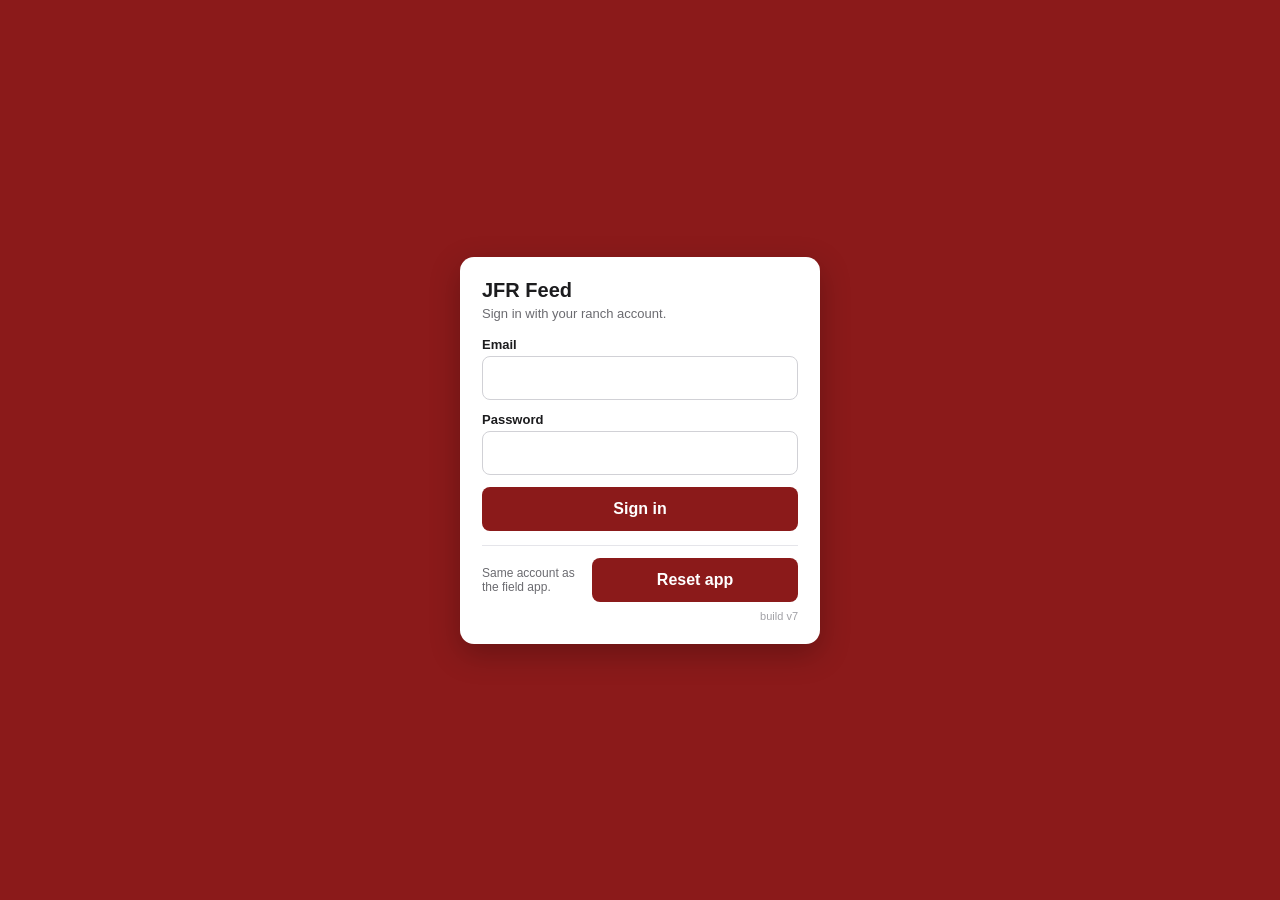
<file: feed-app/index.html>
<!DOCTYPE html>
<html lang="en">
<head>
    <meta charset="UTF-8">
    <meta name="viewport" content="width=device-width, initial-scale=1.0, viewport-fit=cover">
    <meta name="apple-mobile-web-app-capable" content="yes">
    <meta name="apple-mobile-web-app-status-bar-style" content="black-translucent">
    <meta name="apple-mobile-web-app-title" content="JFR Feed">
    <meta name="theme-color" content="#8b1a1a">
    <link rel="manifest" href="manifest.json">
    <link rel="icon" href="icon.svg" type="image/svg+xml">
    <link rel="apple-touch-icon" href="apple-touch-icon.png">
    <title>JFR Feed</title>
    <link rel="stylesheet" href="styles.css?v=v7">
</head>
<body>

<!-- Boot-error reporter, same shape as the field app: if app.js dies
     before its handlers are wired, say so on the login card instead of
     showing a page of dead buttons. -->
<script>
(function () {
    var BUILD = 'v7';
    window.__FEED_BUILD = BUILD;
    function report(msg) {
        var box = document.getElementById('bootError');
        if (!box) return;
        box.textContent = 'App error: ' + msg;
        box.style.display = 'block';
    }
    window.addEventListener('error', function (e) {
        report((e && e.message) ? e.message : 'script error');
    });
    window.__reportBootError = report;
    document.addEventListener('DOMContentLoaded', function () {
        var s = document.querySelector('.build-stamp');
        if (s) s.textContent = 'build ' + BUILD;
        var r = document.getElementById('loginResetBtn');
        if (r) r.addEventListener('click', function () {
            if (!confirm('Reload a fresh copy of the app? Unsynced loads on this device will be lost.')) return;
            try { Object.keys(localStorage).filter(function (k) { return k.indexOf('feedApp') === 0; }).forEach(function (k) { localStorage.removeItem(k); }); } catch (e) {}
            var done = function () { location.replace(location.pathname + '?reset=' + Date.now()); };
            var jobs = [];
            try {
                if (window.caches) jobs.push(caches.keys().then(function (ns) { return Promise.all(ns.map(function (n) { return caches.delete(n); })); }));
                if (navigator.serviceWorker) jobs.push(navigator.serviceWorker.getRegistrations().then(function (rs) { return Promise.all(rs.map(function (x) { return x.unregister(); })); }));
            } catch (e) {}
            Promise.all(jobs).then(done, done);
            setTimeout(done, 4000);
        });
    });
})();
</script>

<!-- ================= LOGIN ================= -->
<div id="loginScreen">
    <form class="login-card" id="loginForm">
        <h2>JFR Feed</h2>
        <p class="login-sub">Sign in with your ranch account.</p>
        <div id="bootError" style="display:none;"></div>
        <div id="loginAlert"></div>
        <label for="loginEmail">Email</label>
        <input type="email" id="loginEmail" autocomplete="username" inputmode="email" required>
        <label for="loginPassword">Password</label>
        <input type="password" id="loginPassword" autocomplete="current-password" required>
        <button type="submit" id="loginBtn">Sign in</button>
        <div class="login-help">
            <span>Same account as the field app.</span>
            <button type="button" id="loginResetBtn">Reset app</button>
        </div>
        <div class="build-stamp"></div>
    </form>
</div>

<!-- ================= APP ================= -->
<div id="app" class="app hidden">
    <header class="top">
        <div class="top-left">
            <div class="top-title" id="topTitle">JFR Feed</div>
            <div class="top-sub" id="topSub">—</div>
        </div>
        <div class="top-right">
            <button type="button" class="chip" id="scaleChip" title="Scale link">scale</button>
            <button type="button" class="chip" id="syncChip" title="Sync">sync</button>
        </div>
    </header>

    <main class="stage" id="stage">

        <!-- ---------- BUNKS: one pasture per page, reading order down the side ---------- -->
        <section class="view" id="v-bunks">
            <div class="row-between">
                <h2 id="bunkDateH">Bunk read</h2>
                <button type="button" class="btn small ghost" id="bunkRefreshBtn">Refresh head</button>
            </div>
            <div id="bunkAlert"></div>
            <div class="bunk-layout">
                <div class="bunk-main">
                    <div class="bunk-nav">
                        <button type="button" class="btn ghost nav-arrow" id="bunkPrevBtn">&#9664;</button>
                        <div class="bunk-pos" id="bunkPos">—</div>
                        <button type="button" class="btn ghost nav-arrow" id="bunkNextBtn">&#9654;</button>
                    </div>
                    <div id="bunkCard"></div>
                </div>
                <aside class="bunk-side">
                    <div class="row-between side-head">
                        <b>Reading order</b>
                        <button type="button" class="btn small ghost" id="bunkLockBtn">&#128274;</button>
                    </div>
                    <div id="bunkSideList" class="side-list locked"></div>
                </aside>
            </div>
            <div class="sticky-bar" id="bunkSaveBar">
                <span class="muted small" id="bunkSaveHint"></span>
                <button type="button" class="btn primary" id="bunkSaveBtn">Save calls</button>
            </div>
        </section>

        <!-- ---------- PLAN ---------- -->
        <section class="view" id="v-plan">
            <div class="row-between">
                <h2>Today's loads</h2>
                <select id="planTruck" class="inline-select"></select>
            </div>
            <p class="muted small">Balanced loads from today's calls, in route order. Move a pasture between loads or change a split before starting. Once a load starts, its calls are frozen.</p>
            <div id="planAlert"></div>
            <div id="planList"></div>
            <div class="card" id="routeCard">
                <div class="row-between side-head">
                    <div><b>Feed route order</b><div class="muted small">The order the truck drives. Separate from the bunk reading order.</div></div>
                    <button type="button" class="btn small ghost" id="routeLockBtn">&#128274;</button>
                </div>
                <div id="routeList" class="side-list locked"></div>
            </div>
        </section>

        <!-- ---------- TRUCK (load / mix / drop) ---------- -->
        <section class="view" id="v-truck">
            <div id="truckNone" class="empty">
                No load in progress. Go to <b>Plan</b> and start one.
            </div>

            <!-- PB's Load screen (John's example): red panel header, grey
                 sub-header, big countdown; Scale panel beside it; tile strip
                 below. Same shape for delivery with pastures as the tiles. -->
            <div id="truckLoad" class="hidden pb-screen">
                <div class="pb-bar">
                    <button type="button" class="pb-btn green" id="ldDoneBtn">Done</button>
                    <div class="pb-bar-title">Load</div>
                    <button type="button" class="pb-btn grey" id="ldEditBtn">Edit</button>
                </div>
                <div class="pb-grid">
                    <div class="pb-panel">
                        <div class="pb-panel-head" id="ldTitle">—</div>
                        <div class="pb-panel-sub" id="ldBigLabel">—</div>
                        <div class="big-panel" id="ldBig">
                            <div class="big-num" id="ldBigNum">—</div>
                            <div class="big-foot" id="ldBigFoot">—</div>
                        </div>
                    </div>
                    <div class="pb-panel">
                        <div class="pb-panel-head">Scale</div>
                        <div class="pb-scale-row">
                            <button type="button" class="pb-btn green small" id="ldZeroBtn">Zero</button>
                            <div class="pb-link"><span class="scale-state" id="ldLink">no link</span></div>
                            <button type="button" class="pb-btn red small" id="ldSkipBtn">Skip</button>
                        </div>
                        <div class="pb-scale-box"><span id="ldGross">—</span><span class="pb-scale-unit">lb</span></div>
                        <div class="pb-panel-foot" id="ldSub">—</div>
                    </div>
                </div>
                <div class="pb-select-head">Feed Select</div>
                <div class="pb-strip"><div class="pb-strip-labels"><span>Target</span><span>Loaded</span></div><div class="tiles" id="ldTiles"></div></div>
            </div>

            <div id="truckMix" class="hidden pb-screen">
                <div class="pb-bar">
                    <div class="pb-bar-title">Mixing</div>
                </div>
                <div class="pb-panel">
                    <div class="pb-panel-head" id="mxTitle">—</div>
                    <div class="pb-panel-sub" id="mxSub">—</div>
                    <div class="big-panel mix" id="mxBig">
                        <div class="big-label">time left</div>
                        <div class="big-num" id="mxNum">—</div>
                        <div class="big-foot" id="mxFoot">No feed until the timer hits zero.</div>
                    </div>
                </div>
                <div class="action-row">
                    <button type="button" class="btn primary big" id="mxGoBtn" disabled>Go feed</button>
                </div>
            </div>

            <div id="truckDrop" class="hidden pb-screen">
                <div class="pb-bar">
                    <button type="button" class="pb-btn green" id="drStartBtn">Start</button>
                    <button type="button" class="pb-btn green hidden" id="drDoneBtn">Done</button>
                    <div class="pb-bar-title">Deliver</div>
                    <button type="button" class="pb-btn grey" id="drEditBtn">Edit</button>
                </div>
                <div class="pb-grid">
                    <div class="pb-panel">
                        <div class="pb-panel-head" id="drTitle">—</div>
                        <div class="pb-panel-sub" id="drBigLabel">—</div>
                        <div class="big-panel" id="drBig">
                            <div class="big-num" id="drBigNum">—</div>
                            <div class="big-foot" id="drBigFoot">—</div>
                        </div>
                    </div>
                    <div class="pb-panel">
                        <div class="pb-panel-head">Scale</div>
                        <div class="pb-scale-row">
                            <button type="button" class="pb-btn green small" id="drAddBtn">+ Pasture</button>
                            <div class="pb-link"><span class="scale-state" id="drLink">no link</span></div>
                            <button type="button" class="pb-btn red small" id="drCloseBtn">Close load</button>
                        </div>
                        <div class="pb-scale-box"><span id="drGross">—</span><span class="pb-scale-unit">lb</span></div>
                        <div class="pb-panel-foot" id="drSub">—</div>
                    </div>
                </div>
                <div class="pb-select-head">Pasture Select</div>
                <div class="pb-strip"><div class="pb-strip-labels"><span>Target</span><span>Fed</span></div><div class="tiles drops" id="drTiles"></div></div>
            </div>

            <div id="simBar" class="sim-bar hidden">
                <div class="sim-title">Simulated scale</div>
                <input type="range" id="simSlider" min="0" max="30000" step="10" value="0">
                <div class="sim-btns">
                    <button type="button" class="btn ghost small" data-sim="-1000">−1000</button>
                    <button type="button" class="btn ghost small" data-sim="-100">−100</button>
                    <button type="button" class="btn ghost small" data-sim="+100">+100</button>
                    <button type="button" class="btn ghost small" data-sim="+1000">+1000</button>
                    <button type="button" class="btn ghost small" id="simAutoBtn">Auto ▶</button>
                </div>
            </div>
        </section>

        <!-- ---------- HISTORY ---------- -->
        <section class="view" id="v-history">
            <div class="row-between">
                <h2>Loads</h2>
                <button type="button" class="btn small ghost" id="histRefreshBtn">Refresh</button>
            </div>
            <p class="muted small">Last two weeks. A load can be edited until the office posts it; nothing is ever deleted.</p>
            <div id="histList"></div>
        </section>

        <!-- ---------- MORE ---------- -->
        <section class="view" id="v-more">
            <h2>More</h2>
            <div class="card">
                <div class="krow"><span class="k">Signed in</span><span class="v" id="moreUser">—</span></div>
                <div class="krow"><span class="k">Truck</span><span class="v"><select id="moreTruck" class="inline-select"></select></span></div>
                <div class="krow"><span class="k">Scale</span><span class="v" id="moreScale">—</span></div>
                <div class="krow"><span class="k">Next pasture after a score</span><span class="v"><label class="switch"><input type="checkbox" id="moreAdvance"><span></span></label></span></div>
                <div class="krow"><span class="k">Simulated scale</span><span class="v"><label class="switch"><input type="checkbox" id="moreSim"><span></span></label></span></div>
                <div class="krow"><span class="k">Data pulled</span><span class="v" id="morePulled">—</span></div>
                <div class="krow"><span class="k">Waiting to sync</span><span class="v" id="moreQueue">—</span></div>
            </div>
            <button type="button" class="btn" id="morePullBtn">Pull ranch data</button>
            <button type="button" class="btn" id="moreSyncBtn">Sync now</button>
            <button type="button" class="btn ghost" id="moreScanBtn">Scan for scale</button>
            <div id="moreRejected"></div>
            <button type="button" class="btn danger" id="moreSignOutBtn">Sign out (all JFR apps on this device)</button>
            <div class="build-stamp"></div>
        </section>
    </main>

    <nav class="tabbar">
        <button type="button" data-tab="bunks">Bunks</button>
        <button type="button" data-tab="plan">Plan</button>
        <button type="button" data-tab="truck">Truck</button>
        <button type="button" data-tab="history">History</button>
        <button type="button" data-tab="more">More</button>
    </nav>
</div>

<!-- ================= SHEETS ================= -->
<div class="sheet-backdrop" id="sheetBackdrop">
    <div class="sheet" id="sheet">
        <div class="sheet-title" id="sheetTitle">—</div>
        <div id="sheetBody"></div>
        <div class="sheet-actions">
            <button type="button" class="btn ghost" id="sheetCancel">Cancel</button>
            <button type="button" class="btn primary" id="sheetOk">OK</button>
        </div>
    </div>
</div>

<div id="toast" class="toast"></div>

<script src="supabase.min.js?v=2.46.1"></script>
<script src="planner.js?v=v7"></script>
<script src="app.js?v=v7"></script>
</body>
</html>
</file>
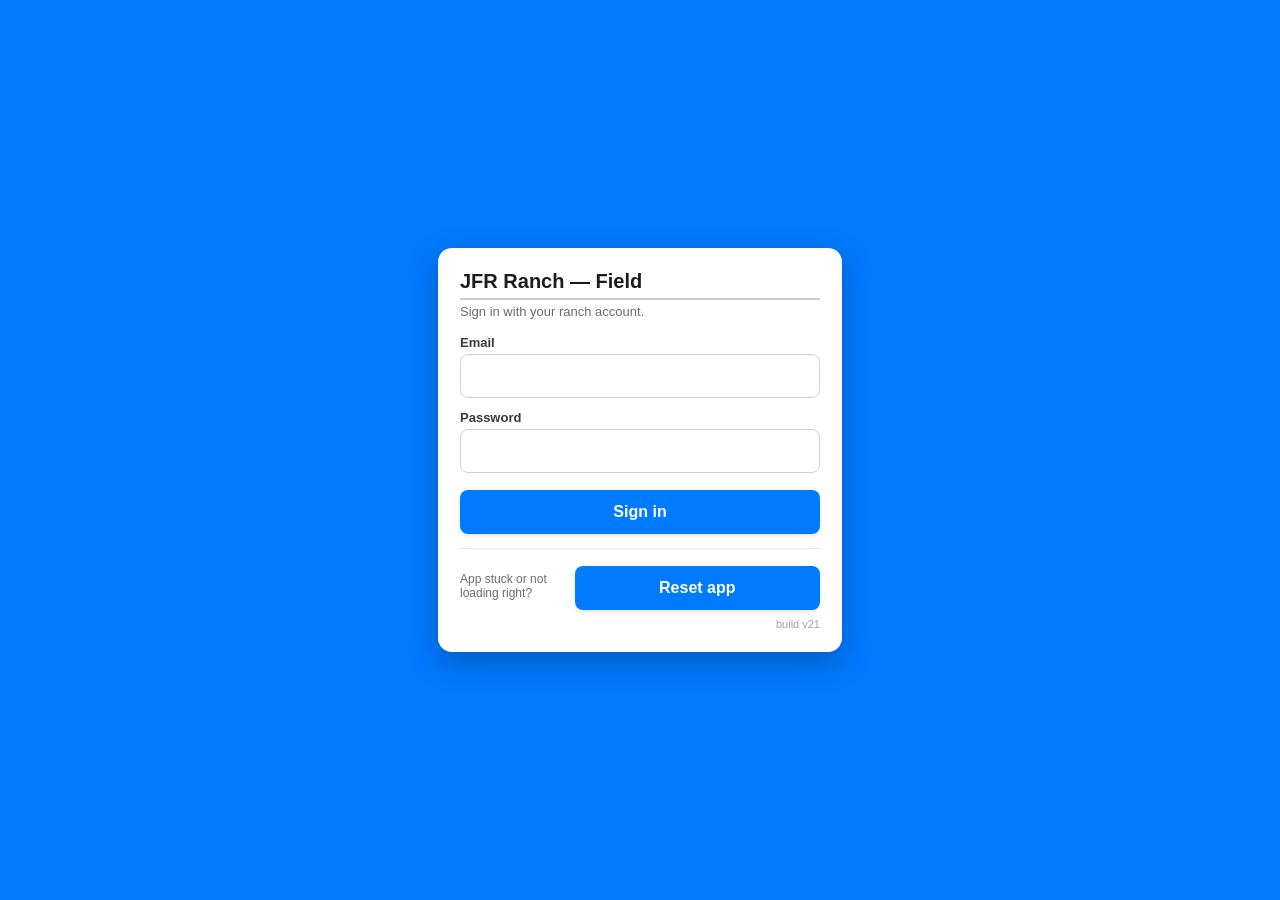
<file: field-app/index.html>
<!DOCTYPE html>
<html lang="en">
<head>
    <meta charset="UTF-8">
    <meta name="viewport" content="width=device-width, initial-scale=1.0">
    <meta name="apple-mobile-web-app-capable" content="yes">
    <meta name="apple-mobile-web-app-status-bar-style" content="black-translucent">
    <meta name="apple-mobile-web-app-title" content="Beta Tracker">
    <meta name="theme-color" content="#007aff">
    <link rel="manifest" href="manifest.json">
    <link rel="apple-touch-icon" href="apple-touch-icon.png">
    <title>Beta Cattle Tracker</title>
    <link rel="stylesheet" href="styles.css?v=v26">
    <style>
        @media (max-width: 600px) {
            .mobile-row { flex-direction: row !important; gap: 8px !important; }
            .mobile-row .form-group { margin-bottom: 8px !important; }
            .container { padding: 8px; padding-bottom: 20px; }
        }

        /* --- Login gate --- */
        #loginScreen {
            position: fixed; inset: 0; z-index: 9999;
            background: #007aff; color: #fff;
            display: flex; align-items: center; justify-content: center;
            padding: 20px;
        }
        #loginScreen .login-card {
            width: 100%; max-width: 360px;
            background: #fff; color: #1c1c1e;
            border-radius: 14px; padding: 22px;
            box-shadow: 0 10px 30px rgba(0,0,0,.25);
        }
        #loginScreen h2 { margin: 0 0 4px; font-size: 20px; }
        #loginScreen .login-sub { margin: 0 0 16px; font-size: 13px; color: #6b6b70; }
        #loginScreen label { display:block; font-size: 13px; font-weight: 600; margin-bottom: 4px; }
        #loginScreen input {
            width: 100%; box-sizing: border-box; padding: 12px;
            font-size: 16px; /* 16px stops iOS zooming the field on focus */
            border: 1px solid #d1d1d6; border-radius: 8px; margin-bottom: 12px;
        }
        #loginScreen button {
            width: 100%; padding: 13px; font-size: 16px; font-weight: 600;
            color: #fff; background: #007aff; border: 0; border-radius: 8px;
        }
        #loginScreen button:disabled { opacity: .6; }
        #bootError {
            margin-bottom: 12px; padding: 10px; border-radius: 8px;
            font-size: 12px; font-family: ui-monospace, Menlo, monospace;
            background: #fff4e5; color: #8a4b00; border: 1px solid #f0c48a;
            word-break: break-word;
        }
        #loginAlert {
            display: none; margin-bottom: 12px; padding: 10px;
            border-radius: 8px; font-size: 14px;
            background: #ffe5e7; color: #b3121f;
        }
        .login-help {
            margin-top: 14px; padding-top: 12px; border-top: 1px solid #e5e5ea;
            display: flex; align-items: center; justify-content: space-between;
            gap: 8px; font-size: 12px; color: #6b6b70;
        }
        .login-help button {
            width: auto; padding: 6px 10px; font-size: 12px; font-weight: 600;
            background: none; color: #007aff; border: 1px solid #d1d1d6; border-radius: 6px;
        }
        .build-stamp { margin-top: 8px; font-size: 11px; color: #a1a1a6; text-align: right; }
        /* --- Signed-in chip --- */
        .user-chip {
            display: flex; align-items: center; justify-content: space-between;
            gap: 8px; font-size: 12px; color: #6b6b70; margin: -6px 0 10px;
        }
        /* Marks a history card that came from the ranch books rather than
           this phone, so a cowboy knows why he cannot edit it. */
        .thc-books { color: #6b6b70; font-style: italic; }
        /* ---- Day's activity report ---- */
        .dr-nav { display: flex; align-items: center; gap: 10px; margin: 2px 0 12px; }
        .dr-nav button {
            width: 40px; padding: 6px 0; font-size: 18px; font-weight: 700; line-height: 1;
            background: #f2f2f7; color: #1c1c1e; border: 1px solid #d1d1d6; border-radius: 8px;
        }
        .dr-nav button:disabled { opacity: .35; }
        .dr-day { font-weight: 700; font-size: 15px; flex: 1; text-align: center; }
        .dr-stamp { font-size: 12px; color: #8e8e93; margin-bottom: 10px; }
        .dr-chips { display: flex; flex-wrap: wrap; gap: 6px; margin-bottom: 14px; }
        .dr-chip {
            font-size: 12px; font-weight: 600; padding: 3px 9px; border-radius: 11px;
            background: #f2f2f7; color: #3a3a3c;
        }
        .dr-chip.dead     { background: #ffe5e7; color: #b3121f; }
        .dr-chip.waiting  { background: #fff4e5; color: #8a4b00; }
        .dr-chip.sentback { background: #ffe5e7; color: #b3121f; }
        .dr-section { margin-bottom: 16px; }
        .dr-section h3 {
            font-size: 12px; text-transform: uppercase; letter-spacing: .05em;
            color: #6b6b70; margin: 0 0 6px; font-weight: 700;
        }
        .dr-group { font-size: 13px; font-weight: 700; color: #1c1c1e; margin: 10px 0 4px; }
        .dr-card {
            background: #f9f9fb; border-left: 3px solid #007aff; border-radius: 6px;
            padding: 7px 10px; margin-bottom: 6px;
        }
        .dr-card.dead { border-left-color: #d70015; background: #fff5f5; }
        .dr-row { display: flex; align-items: baseline; gap: 8px; }
        .dr-tag { font-family: ui-monospace, Menlo, monospace; font-weight: 700; min-width: 48px; }
        .dr-action { font-weight: 600; flex: 1; }
        .dr-when { color: #8e8e93; font-size: 12px; white-space: nowrap; }
        .dr-detail { margin-top: 3px; font-size: 14px; color: #1c1c1e; }
        .dr-foot {
            margin-top: 4px; display: flex; flex-wrap: wrap; align-items: center; gap: 6px;
            font-size: 12px; color: #6b6b70;
        }
        .dr-badge, .dr-flag {
            font-size: 11px; font-weight: 700; padding: 1px 6px; border-radius: 4px;
        }
        .dr-badge.waiting  { background: #fff4e5; color: #8a4b00; }
        .dr-badge.sentback { background: #ffe5e7; color: #b3121f; }
        .dr-flag { background: #fff4e5; color: #8a4b00; }
        .dr-flag.danger { background: #ffe5e7; color: #b3121f; }
        .dr-note { margin-top: 4px; font-size: 12px; color: #b3121f; }
        .dr-empty { color: #6b6b70; font-size: 14px; line-height: 1.6; }
        .reset-section { border-top: 1px solid #e5e5ea; padding-top: 14px; }
        .reset-btn {
            width: 100%; padding: 13px; font-size: 16px; font-weight: 600;
            color: #fff; background: #d70015; border: 0; border-radius: 8px;
        }
        .reset-btn:disabled { background: #b0b0b5; }
        .reset-note { font-weight: 600; margin: 8px 0; }
        .reset-note.blocked { color: #d70015; }
        .reset-note.ready { color: #1c7c31; }
        .reset-fineprint { font-size: 12px; color: #6b6b70; margin-top: 8px; }
        .user-chip button {
            background: none; border: 0; color: #007aff;
            font-size: 12px; font-weight: 600; padding: 4px 6px;
        }
    </style>
</head>
<body>

<script>
// ---------------------------------------------------------------------
// Boot diagnostics + escape hatch. Deliberately inline and first: if
// app.js throws on line 16 (it builds the Supabase client there), every
// handler it would have attached is lost and the page still LOOKS fine -
// buttons simply do nothing. That failure has to be visible, and Reset
// has to keep working without app.js.
// ---------------------------------------------------------------------
(function () {
    var BUILD = 'v21';
    window.__FIELD_BUILD = BUILD;

    var reported = false;
    function report(msg, specific) {
        var box = document.getElementById('bootError');
        if (!box) return;
        // A specific, actionable message must not be clobbered by the raw
        // exception that follows it a moment later.
        if (reported && !specific) return;
        if (specific) reported = true;
        box.style.display = 'block';
        box.textContent = 'Startup error (' + BUILD + '): ' + msg;
    }
    window.__reportBootError = function (m) { report(m, true); };

    window.addEventListener('error', function (e) {
        report((e && e.message ? e.message : 'script error') +
               (e && e.filename ? ' @ ' + String(e.filename).split('/').pop() + ':' + e.lineno : ''));
    });
    window.addEventListener('unhandledrejection', function (e) {
        var r = e && e.reason;
        report('unhandled: ' + (r && r.message ? r.message : String(r)));
    });

    // Self-contained reset. Same work as the in-app one, but owned by this
    // inline block so a dead app.js cannot disarm it.
    function hardReset() {
        // betaCattleFailed (the Failed list) is deliberately NOT here: a reset
        // must never destroy an entry the office has not received.
        var keys = ['betaCattleRecords','betaCattleMoves','betaCattleMeds','betaCattleLocs',
                    'betaCattleLots','betaCattleProtocols','betaCattleLocks','betaCattleSyncQueue',
                    'betaCattleTombstones','betaCattleRejected','betaLastSyncDate',
                    'betaCattleBooksHistory','betaCattleTagLocations','betaCattleTagLots',
                    'betaCattleTagRanges','betaCattleDataVersion'];
        try { keys.forEach(function (k) { localStorage.removeItem(k); }); } catch (e) {}

        var done = function () {
            location.replace(location.pathname + '?reset=' + Date.now());
        };
        var jobs = [];
        try {
            if (window.caches && caches.keys) {
                jobs.push(caches.keys().then(function (names) {
                    return Promise.all(names.map(function (n) { return caches.delete(n); }));
                }));
            }
            if (navigator.serviceWorker && navigator.serviceWorker.getRegistrations) {
                jobs.push(navigator.serviceWorker.getRegistrations().then(function (rs) {
                    return Promise.all(rs.map(function (r) { return r.unregister(); }));
                }));
            }
        } catch (e) {}
        // Never leave the button dead if a cache API misbehaves.
        Promise.all(jobs).then(done, done);
        setTimeout(done, 4000);
    }

    document.addEventListener('DOMContentLoaded', function () {
        var btn = document.getElementById('loginResetBtn');
        if (btn) {
            btn.addEventListener('click', function () {
                var n = 0;
                try { n = (JSON.parse(localStorage.getItem('betaCattleSyncQueue')) || []).length; } catch (e) {}
                var msg = n > 0
                    ? n + ' record(s) on this phone have not been sent yet and WILL BE LOST.\n\nReset anyway?'
                    : 'Reload a fresh copy of the app?\n\nNothing is removed from the ranch database.';
                if (confirm(msg)) hardReset();
            });
        }
        var stamp = document.querySelector('.build-stamp');
        if (stamp) stamp.textContent = 'build ' + BUILD;
    });
})();
</script>

<!-- Login gate. Shown until a Supabase session is confirmed; app.js hides it.
     Kept outside .container so nothing behind it is reachable while it's up. -->
<div id="loginScreen">
    <form class="login-card" id="loginForm">
        <h2>JFR Ranch — Field</h2>
        <p class="login-sub">Sign in with your ranch account.</p>
        <div id="bootError" style="display:none;"></div>
        <div id="loginAlert"></div>
        <label for="loginEmail">Email</label>
        <input type="email" id="loginEmail" autocomplete="username" inputmode="email" required>
        <label for="loginPassword">Password</label>
        <input type="password" id="loginPassword" autocomplete="current-password" required>
        <button type="submit" id="loginBtn">Sign in</button>
        <div class="login-help">
            <span>App stuck or not loading right?</span>
            <button type="button" id="loginResetBtn">Reset app</button>
        </div>
        <div class="build-stamp">build v21</div>
    </form>
</div>

<div class="container">
    <h1>🚧 Beta Cattle Tracker 🚧</h1>

    <div class="user-chip" id="userChip" style="display:none;">
        <span id="userChipName"></span>
        <button type="button" id="logoutBtn">Sign out</button>
    </div>

    <!-- Chute mode banner — shows what's locked, only when any lock is active -->
    <div id="chuteBanner" class="chute-banner" style="display:none;"></div>

    <!-- Daily summary bar — running tally for today + last save info -->
    <div id="dailySummary" class="daily-summary" style="display:none;"></div>

    <div class="sync-row">
        <button type="button" id="syncCloudBtn" class="sync-btn" title="Download the latest entries, locations, lots, meds, and protocols from the ranch database. Merges with anything you've saved offline.">🔄 Pull Cloud History</button>
        <span id="syncBadge" class="sync-badge" style="display:none;"></span>
        <button type="button" id="failedBadge" class="sync-badge failed" style="display:none;" onclick="openFailed()" title="Entries the office database refused. Tap to see why, retry or copy them."></button>
    </div>

    <div class="tab-container">
        <button type="button" id="doctoringTabBtn" class="tab-btn active" title="Record doctoring treatments — 1st pull, 2nd pull, dead animals, etc."><span class="tab-ico">🩺</span>Doctoring</button>
        <button type="button" id="movesTabBtn" class="tab-btn" title="Record pasture-to-pasture cattle moves."><span class="tab-ico">🚚</span>Moves</button>
        <button type="button" id="pastureTabBtn" class="tab-btn" title="What the books say is standing in one pasture. Pick a ranch and a pasture."><span class="tab-ico">🌾</span>Pasture</button>
        <button type="button" id="historyTabBtn" class="tab-btn" title="View, search, edit, or delete records from the last 7 days."><span class="tab-ico">📖</span>History</button>
    </div>
    
    <datalist id="medicationList"></datalist>

    <form id="doctoringForm">
        <h3>General Info</h3>
        <div class="form-row mobile-row">
            <div class="form-group" style="flex: 1;"> 
                <label for="recordedBy" style="margin-bottom: 4px;">Crew Member (Your Name):</label>
                <input type="text" id="recordedBy" required placeholder="e.g., John D." autocomplete="name">
            </div>
        </div>
        
        <div class="form-row mobile-row" style="align-items: stretch;">
            <div class="form-group" style="flex: 1; display: flex; flex-direction: column;"> 
                <div class="field-header">
                    <label for="tagNumber" style="margin-bottom: 0;">Tag #:</label>
                    <div style="display: flex; gap: 6px;">
                        <button type="button" id="dittoTagBtn" class="utility-btn btn-ditto" aria-label="Same as last tag" title="Repeat the most recently saved tag — useful when correcting a save or when the same animal needs another action.">↺</button>
                        <button type="button" id="noTagBtn" class="utility-btn btn-nt" title="No-Tag entry. Auto-numbers the animal as NT1, NT2, NT3 etc. so untagged animals are still tracked.">NT</button>
                    </div>
                </div>
                <div class="input-wrapper" style="margin-top: auto;">
                    <input type="text" id="tagNumber" placeholder="Tap to enter" autocomplete="off" readonly>
                    <div id="clearTagBtn" class="inline-clear" title="Clear the tag and reopen the keypad.">✖</div>
                </div>
            </div>
            <div class="form-group" style="flex: 1; display: flex; flex-direction: column;"> 
                <div class="field-header">
                    <label for="dateTime" style="margin-bottom: 0;">Date:</label>
                </div>
                <input type="date" id="dateTime" style="margin-top: auto;">
            </div>
        </div>
        <div id="tagAlert" class="tag-alert"></div>

        <div class="form-row mobile-row" style="align-items: stretch;">
            <div class="form-group" style="flex: 1; display: flex; flex-direction: column;">
                <div class="field-header">
                    <label for="propertyInput" style="margin-bottom: 0;">Ranch: <button type="button" id="lockRanchBtn" class="utility-btn btn-lock-inline" data-field="ranch" aria-label="Lock ranch" title="Lock the Ranch field so it stays filled in across saves.">🔓</button></label>
                    <button type="button" id="recallLocationBtn" class="utility-btn btn-recall" title="Pull the Ranch and Pasture from your most recent save.">🔄</button>
                </div>
                <select id="propertyInput" style="margin-top: auto;"><option value="" disabled selected>Select Ranch...</option></select>
            </div>
            <div class="form-group" style="flex: 1; display: flex; flex-direction: column;">
                <div class="field-header">
                    <label for="pastureInput" style="margin-bottom: 0;">Pasture: <button type="button" id="lockPastureBtn" class="utility-btn btn-lock-inline" data-field="pasture" aria-label="Lock pasture" title="Lock the Pasture field so it stays filled in across saves.">🔓</button></label>
                </div>
                <select id="pastureInput" disabled style="margin-top: auto;"><option value="" disabled selected>Select Ranch First...</option></select>
            </div>
        </div>

        <div class="form-row mobile-row" style="align-items: stretch;">
            <div class="form-group" style="flex: 0.8; display: flex; flex-direction: column;" id="lotGroup">
                <div class="field-header">
                    <label for="lotNumber" style="margin-bottom: 0;">Lot #: <button type="button" id="lockLotBtn" class="utility-btn btn-lock-inline" data-field="lot" aria-label="Lock lot" title="Lock the Lot # field across saves.">🔓</button></label>
                    <button type="button" id="recallLotBtn" class="utility-btn btn-recall" title="Pull the Lot from your most recent save.">🔄</button>
                </div>
                <select id="lotNumber" style="margin-top: auto;"><option value="" disabled selected>Select Lot...</option></select>
            </div>
            <div class="form-group" style="flex: 1.2; display: flex; flex-direction: column;">
                <div class="field-header">
                    <label for="treatmentType" style="margin-bottom: 0;">Action: <button type="button" id="lockActionBtn" class="utility-btn btn-lock-inline" data-field="action" aria-label="Lock action" title="Lock the Action field across saves. Medications auto-fill from the protocol every time.">🔓</button></label>
                    <button type="button" id="recallActionBtn" class="utility-btn btn-recall" title="Pull the Action from your most recent save.">🔄</button>
                </div>
                <select id="treatmentType" disabled style="margin-top: auto;"><option value="" disabled selected>Select option...</option></select>
            </div>
        </div>

        <div class="form-group" id="drugOffGroup" style="display: none; margin-bottom: 10px;">
            <label for="drugOff">Was it drug off?</label>
            <select id="drugOff">
                <option value="" disabled selected>Select option...</option>
                <option value="Yes">Yes</option>
                <option value="No">No</option>
            </select>
        </div>

        <div id="medicationsSection" style="display: none;">
            <h3>Medications</h3>
            <div class="form-row med-row">
                <div class="form-group" style="flex: 1.5;">
                    <label for="medication1" style="margin-bottom: 4px;">Medication 1:</label>
                    <input type="text" id="medication1" placeholder="Select..." list="medicationList" autocomplete="off">
                </div>
                <div class="form-group" style="flex: 0.5;">
                    <label for="dosage1" style="margin-bottom: 4px;">Dose:</label>
                    <input type="text" id="dosage1" placeholder="cc">
                </div>
            </div>
            <div class="form-row med-row">
                <div class="form-group" style="flex: 1.5;">
                    <label for="medication2" style="margin-bottom: 4px;">Med 2 (Opt):</label>
                    <input type="text" id="medication2" placeholder="Select..." list="medicationList" autocomplete="off">
                </div>
                <div class="form-group" style="flex: 0.5;">
                    <label for="dosage2" style="margin-bottom: 4px;">Dose:</label>
                    <input type="text" id="dosage2" placeholder="cc">
                </div>
            </div>
            <div class="form-row med-row">
                <div class="form-group" style="flex: 1.5;">
                    <label for="medication3" style="margin-bottom: 4px;">Med 3 (Opt):</label>
                    <input type="text" id="medication3" placeholder="Select..." list="medicationList" autocomplete="off">
                </div>
                <div class="form-group" style="flex: 0.5;">
                    <label for="dosage3" style="margin-bottom: 4px;">Dose:</label>
                    <input type="text" id="dosage3" placeholder="cc">
                </div>
            </div>
        </div>

        <div id="notesGroup">
            <h3>Details</h3>
            <div class="form-group">
                <label for="notes" style="margin-bottom: 4px;">Notes:</label>
                <textarea id="notes" rows="2" placeholder="Enter extra details here..."></textarea>
            </div>
        </div>
        
        <button type="submit" id="submitBtn" title="Save this record locally and queue it for upload to the ranch database, where the office reviews it.">Save Record</button>
    </form>

    <form id="movesForm" style="display: none;">
        <h3>Pasture Move Record</h3>
        
        <div class="form-row mobile-row">
            <div class="form-group" style="flex: 1;"> 
                <label for="moveRecordedBy" style="margin-bottom: 4px;">Crew Member:</label>
                <input type="text" id="moveRecordedBy" required placeholder="e.g., John D." autocomplete="name">
            </div>
        </div>
        
        <div class="form-row mobile-row">
            <div class="form-group" style="flex: 1;">
                <label>From Ranch:</label>
                <select id="moveFromRanch" required><option value="">Select...</option></select>
            </div>
            <div class="form-group" style="flex: 1;">
                <label>From Pasture:</label>
                <select id="moveFromPasture" required disabled><option value="">Select...</option></select>
            </div>
        </div>
        <div class="form-row mobile-row">
            <div class="form-group" style="flex: 1;">
                <label>To Ranch:</label>
                <select id="moveToRanch" required><option value="">Select...</option></select>
            </div>
            <div class="form-group" style="flex: 1;">
                <label>To Pasture:</label>
                <select id="moveToPasture" required disabled><option value="">Select...</option></select>
            </div>
        </div>
        <div class="form-row mobile-row">
            <div class="form-group" style="flex: 1;">
                <label>Head Count:</label>
                <input type="number" id="moveHeadCount" placeholder="Number of head" inputmode="numeric">
            </div>
        </div>
        <div class="form-group">
            <label>Lots Moving:</label>
            <div id="moveLotSplit" class="lot-split"></div>
            <small id="moveLotHint" class="muted" style="display:none;"></small>
        </div>
        <div class="form-row mobile-row">
            <div class="form-group" style="flex: 1;">
                <label>Date:</label>
                <input type="date" id="moveDate" required>
            </div>
        </div>
        <div class="form-group">
            <label>Notes:</label>
            <textarea id="moveNotes" rows="2" placeholder="e.g., Moved to better grass"></textarea>
        </div>
        <button type="submit" id="saveMoveBtn" title="Save this pasture move locally and queue it for upload.">Save Move</button>
    </form>

    <!-- Pasture inventory. Deliberately ONE pasture at a time: you have to
         name the ranch and the pasture before anything appears, there is no
         all-pastures list and no ranch or ranch-wide total. A phone gets left
         on a truck seat. -->
    <div id="pastureSection" style="display: none;">
        <div class="form-row mobile-row">
            <div class="form-group" style="flex: 1;">
                <label>Ranch:</label>
                <select id="pvRanch"><option value="">Select Ranch...</option></select>
            </div>
            <div class="form-group" style="flex: 1;">
                <label>Pasture:</label>
                <select id="pvPasture" disabled><option value="">Select Ranch first...</option></select>
            </div>
        </div>
        <div id="pvResult"></div>

        <!-- Both open only once a pasture is chosen; renderPastureView shows them. -->
        <div id="pvActions" style="display:none; margin-top:14px;">
            <div class="form-row mobile-row">
                <button type="button" id="pvCountBtn" class="secondary-btn" style="flex:1;"
                        title="Record a physical count of this pasture.">🔢 Record a count</button>
                <button type="button" id="pvWeighBtn" class="secondary-btn" style="flex:1;"
                        title="Record test weights, one scale draft at a time.">⚖️ Test weights</button>
            </div>
        </div>

        <!-- COUNT -->
        <div id="pvCountForm" style="display:none; margin-top:14px;">
            <h3 class="pv-form-head">Count &mdash; <span class="pv-form-where"></span></h3>
            <div class="form-row mobile-row">
                <div class="form-group" style="flex:1;">
                    <label>Head counted:</label>
                    <input type="number" id="pvCountHead" min="0" step="1" inputmode="numeric" placeholder="Total in this pasture">
                </div>
                <div class="form-group" style="flex:1;">
                    <label>Date:</label>
                    <input type="date" id="pvCountDate">
                </div>
            </div>
            <div id="pvCountCompare" class="pv-compare"></div>
            <div class="form-group">
                <label>Notes:</label>
                <input type="text" id="pvCountNotes" placeholder="e.g. counted at the gate">
            </div>
            <div class="form-row mobile-row">
                <button type="button" id="pvCountCancel" class="secondary-btn" style="flex:1;">Cancel</button>
                <button type="button" id="pvCountSave" style="flex:1;">Send count</button>
            </div>
        </div>

        <!-- TEST WEIGHTS -->
        <div id="pvWeighForm" style="display:none; margin-top:14px;">
            <h3 class="pv-form-head">Test weights &mdash; <span class="pv-form-where"></span></h3>
            <div class="form-row mobile-row">
                <div class="form-group" style="flex:1;">
                    <label>Weighed:</label>
                    <select id="pvWeighMethod">
                        <option value="ground">On the ground (3% shrink)</option>
                        <option value="hauled">Hauled and weighed (2% shrink)</option>
                    </select>
                </div>
                <div class="form-group" style="flex:1;">
                    <label>Date:</label>
                    <input type="date" id="pvWeighDate">
                </div>
            </div>
            <label>Scale drafts:</label>
            <div id="pvDrafts" class="lot-split"></div>
            <button type="button" id="pvAddDraft" class="secondary-btn" style="margin-top:8px;">+ Add a draft</button>
            <div id="pvWeighTotals" class="pv-totals"></div>
            <div class="form-group">
                <label>Notes:</label>
                <input type="text" id="pvWeighNotes" placeholder="e.g. off the trap, morning">
            </div>
            <div class="form-row mobile-row">
                <button type="button" id="pvWeighCancel" class="secondary-btn" style="flex:1;">Cancel</button>
                <button type="button" id="pvWeighSave" style="flex:1;">Send weights</button>
            </div>
        </div>
    </div>

    <div id="historySection" style="display: none;">
        <h2 id="historyHeader" style="margin-top: 0;">Recent Records (Last 7 Days)</h2>
        
        <input type="text" id="searchInput" class="search-bar" placeholder="🔍 Search Doctoring Tags...">

        <div class="table-responsive" id="tableContainer" style="display: none;">
            <table>
                <thead>
                    <tr><th>Tag #</th><th>Date & Time</th><th>Action</th><th>Location & Lot</th><th>Meds & Dose</th><th>Notes</th><th>Actions</th></tr>
                </thead>
                <tbody id="recordTableBody"></tbody>
            </table>
        </div>

        <div class="table-responsive" id="movesTableContainer" style="display: none;">
            <table>
                <thead>
                    <tr><th>Date</th><th>From</th><th>To</th><th>Lot</th><th>Head</th><th>Notes</th><th>Actions</th></tr>
                </thead>
                <tbody id="movesTableBody"></tbody>
            </table>
        </div>

        <button id="openReportBtn" class="report-btn" style="margin-top: 15px;" title="What happened on the ranch that day — everyone's doctoring, moves and deads, including work the office has not approved yet.">📊 Day's Activity</button>
    </div>

    <!-- Help row — always visible at the bottom of the app -->
    <div class="help-row">
        <button type="button" id="helpBtn" class="help-btn" title="Quick how-to guide for using the app.">📘 Help</button>
        <button type="button" id="troubleshootBtn" class="help-btn help-btn-alt" title="Things that can go wrong and how to fix them.">🛠 Troubleshoot</button>
    </div>

</div>

<!-- Day's activity: everyone's work for one day, the books plus anything
     still waiting on the office. Read-only by design — nothing in here is
     editable, and the edit paths on the History tab are untouched. -->
<div id="reportModal" class="modal">
    <div class="modal-content">
        <span class="close-modal" id="closeModalBtn">&times;</span>
        <h2 style="margin-top: 0;">Day's Activity</h2>
        <div class="dr-nav">
            <button type="button" id="drPrevDay" title="Previous day">&lsaquo;</button>
            <span id="reportDayLabel" class="dr-day"></span>
            <button type="button" id="drNextDay" title="Next day">&rsaquo;</button>
        </div>
        <div id="reportContent"></div>
    </div>
</div>

<!-- Tag History Modal — opens from tappable history line in alert box -->
<div id="tagHistoryModal" class="modal">
    <div class="modal-content tag-history-modal-content">
        <span class="close-modal" onclick="closeTagHistory()">&times;</span>
        <h2 id="tagHistoryTitle" style="margin-top: 0;">Tag History</h2>
        <div id="tagHistoryBody"></div>
    </div>
</div>

<!-- Custom Numeric Keypad — replaces iOS keyboard for tag entry -->
<div id="keypadModal" class="keypad-modal">
    <div class="keypad-sheet">
        <div class="keypad-header">
            <span id="keypadDisplay" class="keypad-display">—</span>
            <button type="button" class="keypad-done" onclick="closeKeypad()">Done</button>
        </div>
        <div class="keypad-grid">
            <button type="button" class="keypad-key" data-k="1">1</button>
            <button type="button" class="keypad-key" data-k="2">2</button>
            <button type="button" class="keypad-key" data-k="3">3</button>
            <button type="button" class="keypad-key" data-k="4">4</button>
            <button type="button" class="keypad-key" data-k="5">5</button>
            <button type="button" class="keypad-key" data-k="6">6</button>
            <button type="button" class="keypad-key" data-k="7">7</button>
            <button type="button" class="keypad-key" data-k="8">8</button>
            <button type="button" class="keypad-key" data-k="9">9</button>
            <button type="button" class="keypad-key keypad-clear" data-k="clear">Clear</button>
            <button type="button" class="keypad-key" data-k="0">0</button>
            <button type="button" class="keypad-key keypad-back" data-k="back">⌫</button>
        </div>
    </div>
</div>

<!-- Help Modal — quickstart manual -->
<div id="helpModal" class="modal">
    <div class="modal-content help-modal-content">
        <span class="close-modal" onclick="closeHelp()">&times;</span>
        <h2 style="margin-top: 0;">📘 Quick Guide</h2>

        <div class="help-section">
            <h3>30-Second Quickstart</h3>
            <ol class="help-list">
                <li>Type your name in <b>Crew Member</b> (only first time).</li>
                <li>Tap <b>Tag #</b>, enter the number on the keypad, hit <b>Done</b>.</li>
                <li>Pick <b>Ranch</b>, <b>Pasture</b>, <b>Lot</b>, <b>Action</b>. Most auto-fill.</li>
                <li>Confirm meds (auto-filled from your protocol — adjust dose if needed).</li>
                <li>Tap <b>Save Record</b>. Done.</li>
            </ol>
        </div>

        <div class="help-section">
            <h3>🔒 Lock Fields for Chute Work</h3>
            <p>When working many head in the same pasture / lot / action, tap the 🔓 button next to <b>Ranch</b>, <b>Pasture</b>, <b>Lot</b>, and <b>Action</b>. The lock turns green. From then on, those fields stay filled in across saves — you only need to enter Tag and meds.</p>
            <p><b>Ranch and Pasture are linked.</b> Locking Pasture auto-locks Ranch. Unlocking Ranch auto-unlocks Pasture. Pasture can't be locked alone.</p>
            <p>When any lock is active, a green banner up top shows what's locked. The keypad also auto-opens after each save.</p>
        </div>

        <div class="help-section">
            <h3>🏷 Tag Field Buttons</h3>
            <ul class="help-list">
                <li><b>↺ ditto:</b> Repeat the most recently saved tag.</li>
                <li><b>NT:</b> No-tag entry. Auto-numbers as NT1, NT2, NT3…</li>
                <li><b>✖ X:</b> Clear the tag.</li>
            </ul>
            <p>On a desktop or device with a hardware keyboard, the custom keypad is skipped — just type the tag and press Enter.</p>
        </div>

        <div class="help-section">
            <h3>📜 Tag History</h3>
            <p>When you enter a tag with prior records, the alert box shows "⚠️ History: N previous records — tap to view ▸". Tap to see every prior record: action, date, meds, location, crew member, drug-off status. Dead records have a red border.</p>
        </div>

        <div class="help-section">
            <h3>☁ Sync Status Badge</h3>
            <p>The badge next to <b>🔄 Pull Cloud History</b> tells you what's happening:</p>
            <ul class="help-list">
                <li><b>No badge:</b> Everything is synced.</li>
                <li><b>⏳ N pending:</b> Records waiting to upload. Auto-retries every minute.</li>
                <li><b>⏳ Syncing N…:</b> Currently uploading.</li>
                <li><b>⚠ Offline:</b> No signal. Records save locally and sync when you reconnect.</li>
            </ul>
            <p>Records save instantly even with no signal. Save then edit before the queue clears, only the latest version reaches the cloud.</p>
        </div>

        <div class="help-section">
            <h3>📊 Daily Summary</h3>
            <p>The card at the top shows today's running tally — head treated, breakdown by action, time of last save. Auto-hides when there are no records yet.</p>
        </div>

        <div class="help-section">
            <h3>📖 History Tab</h3>
            <p>View today's and yesterday's records. <b>Edit</b> loads a record back into the form (preserves the original treatment time). <b>Del</b> shows a pulsing red Confirm and a gray Cancel — nothing happens until you pick one. Auto-cancels after 5 seconds.</p>
        </div>

        <div class="help-section">
            <h3>🧹 Storage Self-Healing</h3>
            <p>When local storage fills up after months of use, the app auto-prunes records older than 60 days — the ranch database keeps the archive. You'll get a toast warning when it happens.</p>
        </div>

        <div class="help-section">
            <h3>💡 Tips</h3>
            <ul class="help-list">
                <li>Add the app to your home screen for full offline use.</li>
                <li>Pull Cloud History at the start of each day with signal.</li>
                <li>Lock your fields before starting a chute session.</li>
                <li>Press and hold any button for half a second to see what it does.</li>
            </ul>
        </div>
    </div>
</div>

<!-- Troubleshooting Modal -->
<!-- Failed list (dead letters, v22). Entries the server refused for good -
     not authorized, bad data, a failed check - kept whole on the phone with
     the error. Retry re-queues; Copy puts the entry and error on the
     clipboard; Mark handled takes it off the badge but keeps it. Nothing
     here deletes an entry. -->
<div id="failedModal" class="modal">
    <div class="modal-content help-modal-content">
        <span class="close-modal" onclick="closeFailed()">&times;</span>
        <h2 style="margin-top: 0;">&#9940; Not sent</h2>
        <p class="failed-intro">The office database refused these. They are kept on this phone and have not been lost. Fix the cause, then Retry, or Copy one and send it to the office.</p>
        <div id="failedList"></div>
        <p id="failedOtherUsers" class="failed-intro" style="display:none;"></p>
        <label class="failed-toggle"><input type="checkbox" id="failedShowHandled" onchange="renderFailedList()"> Show handled</label>
    </div>
</div>

<div id="troubleModal" class="modal">
    <div class="modal-content help-modal-content">
        <span class="close-modal" onclick="closeTrouble()">&times;</span>
        <h2 style="margin-top: 0;">🛠 Troubleshooting</h2>

        <div class="help-section">
            <h3>"My record isn't showing up in the office"</h3>
            <p>Most likely no signal at the time. Check the badge next to <b>Pull Cloud History</b>:</p>
            <ul class="help-list">
                <li><b>⚠ Offline</b> → Get back to signal. Records auto-sync.</li>
                <li><b>⏳ N pending</b> → Queued. Retries every minute.</li>
                <li><b>No badge</b> → Sent. It is now waiting for the office to approve it.</li>
                <li><b>⛔ N failed</b> (red) → The office database refused it for good (account switched off, a bad tag, bad data). It is kept on this phone. Tap the badge to see why, then Retry or Copy it to the office.</li>
            </ul>
            <p><b>Don't</b> tap Pull Cloud History to fix this — that downloads, not uploads. (Pulling is safe though.)</p>
        </div>

        <div class="help-section">
            <h3>"Queue isn't clearing even with signal"</h3>
            <ul class="help-list">
                <li>Toggle airplane mode on, then off.</li>
                <li>Force-quit the app and reopen.</li>
                <li>If a record was refused, you will get a ⛔ message saying why — tell the office.</li>
            </ul>
        </div>

        <div class="help-section">
            <h3>"Deleted records came back after Pull Cloud History"</h3>
            <p>Shouldn't happen any more — the app uses tombstones to remember deletes. If you see this, you're on a cached old version. Use <b>Reset the app</b> at the bottom of this page.</p>
        </div>

        <div class="help-section">
            <h3>"Keypad won't open when I tap Tag #"</h3>
            <p>Use a quick tap — under half a second. A long press shows a tooltip instead. If still stuck, force-quit and reopen.</p>
        </div>

        <div class="help-section">
            <h3>"Action is locked but meds aren't filling in"</h3>
            <ul class="help-list">
                <li>Save at least one record with that action first.</li>
                <li>Pull Cloud History to refresh the protocols list.</li>
                <li>The office sets default meds per action; ask them to check the protocol for that action.</li>
            </ul>
        </div>

        <div class="help-section">
            <h3>"I locked Pasture but Ranch unlocked itself"</h3>
            <p>By design — Pasture can't be locked without Ranch. Locking Pasture auto-locks Ranch; unlocking Ranch auto-unlocks Pasture. To work different pastures within the same ranch, lock just Ranch (tap Ranch's lock without touching Pasture's).</p>
        </div>

        <div class="help-section">
            <h3>"Missing: Crew Member, Tag, Action, Ranch" toast</h3>
            <p>You hit Save with required fields empty. The toast names which ones — fill them in and try again.</p>
        </div>

        <div class="help-section">
            <h3>"SAFETY CHECK FAILED" message</h3>
            <ul class="help-list">
                <li><b>"Already has a 1st Pull"</b> → Pick 2nd Pull instead, or edit the existing record.</li>
                <li><b>"Already has a 2nd Pull"</b> → Edit or delete the existing record if wrong.</li>
                <li><b>"2nd Pull without a 1st Pull"</b> → Record the 1st Pull first, or check the tag.</li>
                <li><b>"Already marked Dead"</b> → Verify the tag number.</li>
            </ul>
        </div>

        <div class="help-section">
            <h3>"App froze"</h3>
            <p>Force-quit (swipe up, swipe the card away). Reopen. Your data is safe — local records and the queue both survive restarts.</p>
        </div>

        <div class="help-section">
            <h3>"Pasture dropdown is empty"</h3>
            <p>That ranch has no active pastures in the ranch database. The office adds them, then Pull Cloud History.</p>
        </div>

        <div class="help-section">
            <h3>"Save button does nothing"</h3>
            <ul class="help-list">
                <li>A required field is empty. Scroll up and check.</li>
                <li>Or you're inside the 600ms cooldown after a previous tap. Wait a second.</li>
            </ul>
        </div>

        <div class="help-section">
            <h3>"App looks blank or broken"</h3>
            <p>Bad cache from a partial update. Use <b>Reset the app</b> at the bottom of this page — that is what it is for.</p>
        </div>

        <div class="help-section">
            <h3>"Pull Cloud History says ❌ Data Error"</h3>
            <p>The ranch database could not be reached, or refused the request. Check signal, wait a few minutes and try again. If it keeps failing, tell the office what the message said.</p>
        </div>

        <div class="help-section">
            <h3>"Medication I need is missing"</h3>
            <p>The office adds it to the medications list, then Pull Cloud History. For one-off use, just type the med name directly into the field — it doesn't have to match the dropdown.</p>
        </div>

        <div class="help-section">
            <h3>"Storage full — pruned N old records" warning</h3>
            <p>Records older than 60 days were auto-removed from local storage to make room. The ranch database still has them. No action needed.</p>
            <p>If you see "🛑 Storage full. Pull Cloud, then clear app data." — Pull Cloud History to confirm everything's synced, then use <b>Reset the app</b> at the bottom of this page.</p>
        </div>

        <div class="help-section">
            <h3>🚨 Emergency: Out in pasture and nothing works</h3>
            <p>Use a notebook. Write down: tag, ranch, pasture, lot, action, meds with doses, your name, time. Type them into the app that evening with Wi-Fi. The doctoring is more important than the app.</p>
        </div>

        <div class="help-section">
            <h3>📞 When reporting a problem</h3>
            <p>Include: what you tapped right before, what the sync badge said, whether you had signal, how many records that day, screenshot if possible.</p>
        </div>

        <div class="help-section reset-section">
            <h3>♻️ Reset the app</h3>
            <p>Clears this app's saved data and forces a fresh copy from the ranch
               database. Use it when the app looks stuck on an old version, or
               after being told to.</p>
            <p class="reset-note" id="resetStatus"></p>
            <button type="button" id="resetAppBtn" class="reset-btn">♻️ Reset app data</button>
            <p class="reset-fineprint">
               Blocked while records are still waiting to sync, so nothing unsent
               is lost. Leaves the office app alone. You stay signed in.</p>
        </div>
    </div>
</div>

<!-- supabase-js is vendored, not CDN-loaded: the service worker only caches
     same-origin assets, so a CDN copy would leave the app dead offline on a
     cold start - which is exactly when a phone in a pasture needs it. -->
<script src="supabase.min.js?v=2.46.1"></script>
<script src="app.js?v=v26"></script>
</body>
</html>
</file>
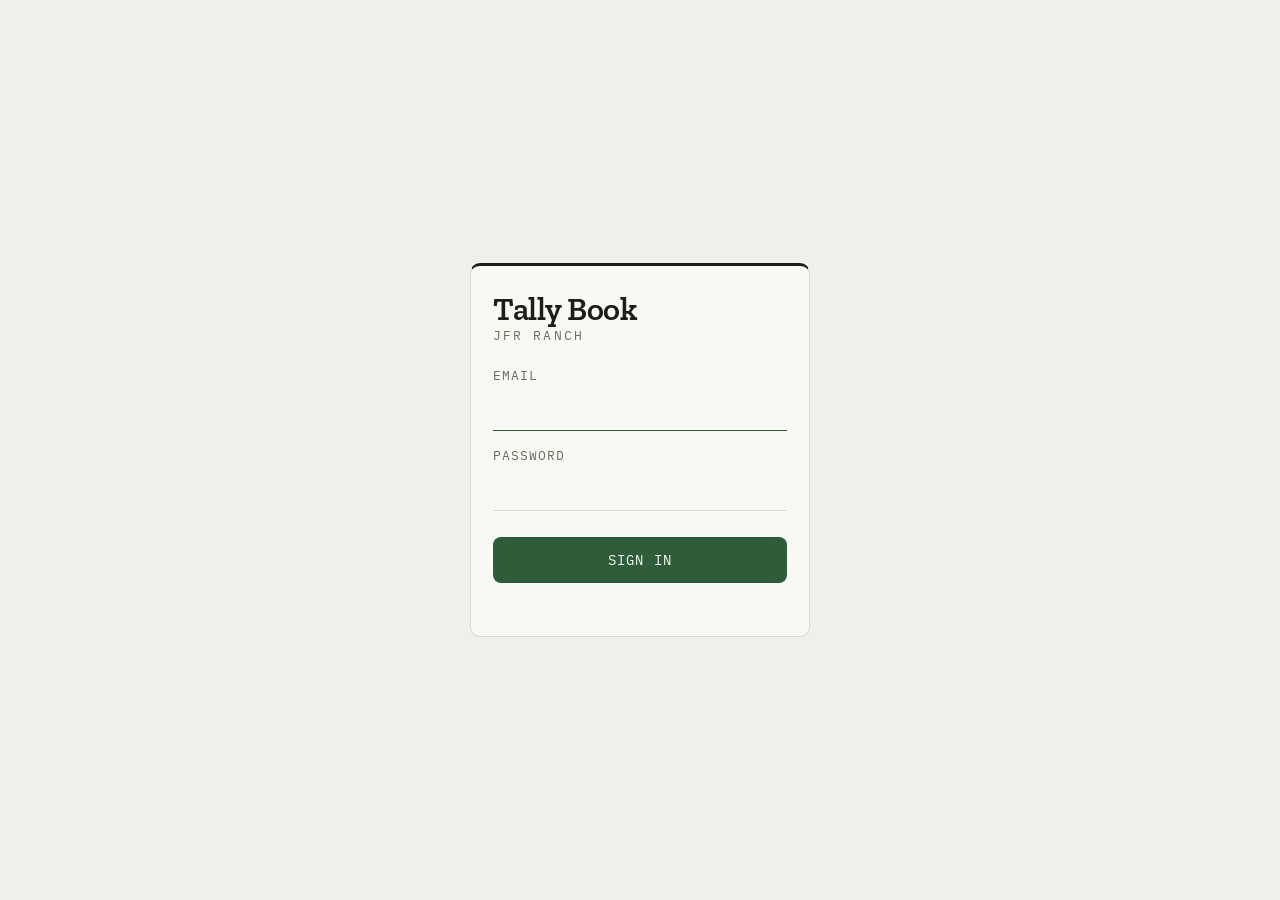
<file: tally-book/index.html>
<!doctype html>
<html lang="en">
<head>
<meta charset="utf-8">
<meta name="viewport" content="width=device-width,initial-scale=1,viewport-fit=cover">
<title>Tally Book — JFR Ranch</title>
<meta name="theme-color" content="#EFF0EB">
<link rel="manifest" href="manifest.json">
<link rel="icon" href="icon.svg" type="image/svg+xml">
<link rel="apple-touch-icon" href="apple-touch-icon.png">
<meta name="apple-mobile-web-app-capable" content="yes">
<link rel="preconnect" href="https://fonts.googleapis.com">
<link rel="preconnect" href="https://fonts.gstatic.com" crossorigin>
<link rel="stylesheet" href="https://fonts.googleapis.com/css2?family=Archivo:wght@400;500;600&family=IBM+Plex+Mono:wght@400;500&family=Zilla+Slab:wght@500;600&display=swap">
<link rel="stylesheet" href="styles.css?v=v7">
</head>
<body>

<p class="boot-error" id="bootError" hidden></p>

<!-- Sign in. The book is scoped to auth.uid(); with no session every read
     returns zero rows and no error, so an empty book and a locked one look
     identical. The app never gets past this gate unsigned. -->
<section class="login" id="loginView" hidden>
  <div class="login-card">
    <h1>Tally Book</h1>
    <div class="login-sub">JFR Ranch</div>
    <form id="loginForm">
      <label for="loginEmail">Email</label>
      <input type="email" id="loginEmail" autocomplete="username" inputmode="email" required>
      <label for="loginPassword">Password</label>
      <input type="password" id="loginPassword" autocomplete="current-password" required>
      <button type="submit" class="login-btn" id="loginBtn">Sign in</button>
    </form>
    <div class="login-error" id="loginError"></div>
  </div>
</section>

<div id="bookView" hidden>

<div class="app">

  <header class="top">
    <div class="left">
      <div class="eyebrow-row">
        <span class="eyebrow" id="eyebrow">—</span>
        <button class="dot" id="syncDot" title="Sync now" aria-label="Sync now"></button>
      </div>
      <h1 class="title" id="title">—</h1>
    </div>
    <div class="top-act" id="topAct"></div>
  </header>

  <div class="stage">

    <!-- ============ DAY ============ -->
    <section class="view" id="v-day">
      <div class="pulse">
        <span class="n" id="pulseN">0</span>
        <span class="lab" id="pulseLab"><b>nothing open</b>on today's page</span>
      </div>
      <div class="lab-row">
        <span id="dayLabel">Today's page</span>
        <button class="r" id="toNotes">End of day ›</button>
      </div>
      <div id="log"></div>
      <button class="waiting-line" id="inboxLine" hidden>
        <span class="wk">Inbox</span><span class="wv" id="inboxV">—</span><span class="chev">›</span>
      </button>
      <button class="waiting-line" id="waitingLine" hidden>
        <span class="wk">Waiting on</span><span class="wv" id="waitingV">—</span><span class="chev">›</span>
      </button>
      <div class="lab-row" id="soonHead" hidden><span>Coming up</span></div>
      <div id="soon"></div>
    </section>

    <!-- ============ LOOPS ============ -->
    <section class="view" id="v-loops" hidden>
      <div class="lab-row"><span>Unfinished, oldest first</span></div>
      <div id="loops"></div>
    </section>

    <!-- ============ LOTS ============ -->
    <section class="view" id="v-lots" hidden>
      <div id="lotBody"></div>
    </section>

    <!-- ============ MONTH ============ -->
    <section class="view" id="v-month" hidden>
      <div class="seg" id="monthSeg">
        <button data-p="cal" aria-selected="true">calendar</button>
        <button data-p="tasks" aria-selected="false">month</button>
        <button data-p="future" aria-selected="false">future</button>
        <button data-p="track" aria-selected="false">trackers</button>
      </div>

      <div class="pane" id="p-cal">
        <div class="month" id="month"></div>
        <div class="lab-row"><span id="monthNote">—</span></div>
      </div>

      <div class="pane" id="p-tasks" hidden>
        <div class="lab-row"><span id="mtLabel">This month — no day picked</span></div>
        <div id="monthTasks"></div>
        <div class="rowflex" style="margin-top:12px">
          <input class="field" id="mtText" placeholder="Something to do this month…" enterkeyhint="done">
          <button class="pill" id="mtAdd">add</button>
        </div>
      </div>

      <div class="pane" id="p-future" hidden>
        <div class="lab-row"><span>Six months out</span></div>
        <div id="future"></div>
      </div>

      <div class="pane" id="p-track" hidden>
        <div id="trackers"></div>
        <div class="rowflex" style="margin-top:14px">
          <button class="pill" id="trkAdd">+ tracker</button>
        </div>
      </div>
    </section>

    <!-- ============ SEARCH ============ -->
    <section class="view" id="v-search" hidden>
      <input class="field" id="qText" placeholder="Search every entry, note and list…" autocomplete="off">
      <div class="lab-row"><span id="qCount">Type to search</span></div>
      <div id="results"></div>
    </section>

    <!-- ============ MIGRATION ============ -->
    <section class="view" id="v-migrate" hidden>
      <div id="migBody"></div>
    </section>

    <!-- ============ LISTS ============ -->
    <section class="view" id="v-lists" hidden>
      <div class="seg" id="listSeg">
        <button data-l="inbox" aria-selected="true">inbox</button>
        <button data-l="colls" aria-selected="false">collections</button>
        <button data-l="who" aria-selected="false">waiting on</button>
      </div>
      <div class="pane" id="l-inbox">
        <div class="lab-row"><span>Unfiled — no day picked</span></div>
        <div id="inbox"></div>
      </div>
      <div class="pane" id="l-colls" hidden>
        <div id="colls"></div>
      </div>
      <div class="pane" id="l-who" hidden>
        <div id="delegated"></div>
      </div>
    </section>

    <!-- ============ NOTES ============ -->
    <section class="view" id="v-notes" hidden>
      <div class="lab-row"><span>Weather, cattle worked, what got away</span></div>
      <textarea class="field reflect" id="reflect" placeholder="How the day actually went."></textarea>
    </section>

    <!-- ============ MORE ============ -->
    <section class="view" id="v-more" hidden>
      <button class="mrow" id="mMap">
        <span class="mk">Where things live</span><span class="mv">the six sheets</span><span class="chev">›</span>
      </button>
      <button class="mrow" id="mRepeats">
        <span class="mk">Repeats</span><span class="mv" id="mRepeatsV">none</span><span class="chev">›</span>
      </button>
      <button class="mrow" id="mInbox">
        <span class="mk">Import</span><span class="mv">from Siri / Reminders</span><span class="chev">›</span>
      </button>
      <button class="mrow" id="mLots">
        <span class="mk">Load lot data</span><span class="mv" id="mLotsV">—</span><span class="chev">›</span>
      </button>
      <button class="mrow" id="mSize">
        <span class="mk">Text size</span><span class="mv" id="mSizeV">regular</span><span class="chev">›</span>
      </button>
      <button class="mrow" id="mAuto">
        <span class="mk">Auto-sync</span><span class="mv" id="mAutoV">on</span><span class="chev">›</span>
      </button>
      <button class="mrow" id="mExport">
        <span class="mk">Export backup</span><span class="mv">JSON</span><span class="chev">›</span>
      </button>
      <button class="mrow" id="mRestore">
        <span class="mk">Restore backup</span><span class="mv">paste</span><span class="chev">›</span>
      </button>
      <button class="mrow" id="signOutBtn">
        <span class="mk">Sign out</span><span class="mv">all JFR apps on this device</span><span class="chev">›</span>
      </button>
      <button class="mrow" id="mForce">
        <span class="mk">Force update</span><span class="mv">reload the app code</span><span class="chev">›</span>
      </button>
      <p class="mnote" id="syncNote">—</p>
      <p class="mnote" id="verNote">—</p>
    </section>

    <!-- ============ PANEL (inbox / lots / restore) ============ -->
    <section class="view" id="v-panel" hidden>
      <div id="panelBody"></div>
    </section>

  </div>

  <div class="capture" id="capture">
    <div class="cap-row">
      <input class="field" id="capText" placeholder="Check Sandy Creek water…" autocomplete="off" enterkeyhint="done">
      <button class="mic" id="capMic" hidden aria-label="Speak an entry" title="Speak an entry"></button>
      <button class="go" id="capAdd">Add</button>
    </div>
    <div class="hint" id="capHint" hidden></div>
    <div class="rowflex">
      <button class="pill" id="tType-task" data-type="task" aria-pressed="true">• task</button>
      <button class="pill" id="tType-event" data-type="event" aria-pressed="false">○ event</button>
      <button class="pill" id="tType-note" data-type="note" aria-pressed="false">– note</button>
      <button class="pill" id="capPrio" aria-pressed="false">* priority</button>
      <button class="pill when-btn" id="capWhenBtn" aria-expanded="false">today</button>
    </div>
    <div class="rowflex when" id="capWhenRow" hidden>
      <button class="pill" id="capToday">today</button>
      <button class="pill" id="capTom">tomorrow</button>
      <button class="pill" id="capUnfiled">inbox</button>
      <input class="datebox" id="capDate" type="date" aria-label="Date">
      <input class="timebox" id="capTime" type="time" aria-label="Time">
      <button class="pill" id="capClear" hidden>clear</button>
    </div>
  </div>

  <nav class="tabs" id="tabs">
    <button class="tab" data-v="day" aria-selected="true"><span class="g">•</span>Day</button>
    <button class="tab" data-v="loops" aria-selected="false"><span class="g">↺</span><span class="b" id="bLoops"></span>Loops</button>
    <button class="tab" data-v="lots" aria-selected="false"><span class="g">▤</span>Lots</button>
    <button class="tab" data-v="month" aria-selected="false"><span class="g">▦</span>Logs</button>
    <button class="tab" data-v="lists" aria-selected="false"><span class="g">≔</span>Lists</button>
    <button class="tab" data-v="more" aria-selected="false"><span class="g">⋯</span>More</button>
  </nav>

</div>

</div>

<div class="toast" id="toast"></div>

<script src="supabase.min.js?v=2.46.1"></script>
<script src="app.js?v=v7"></script>
</body>
</html>
</file>
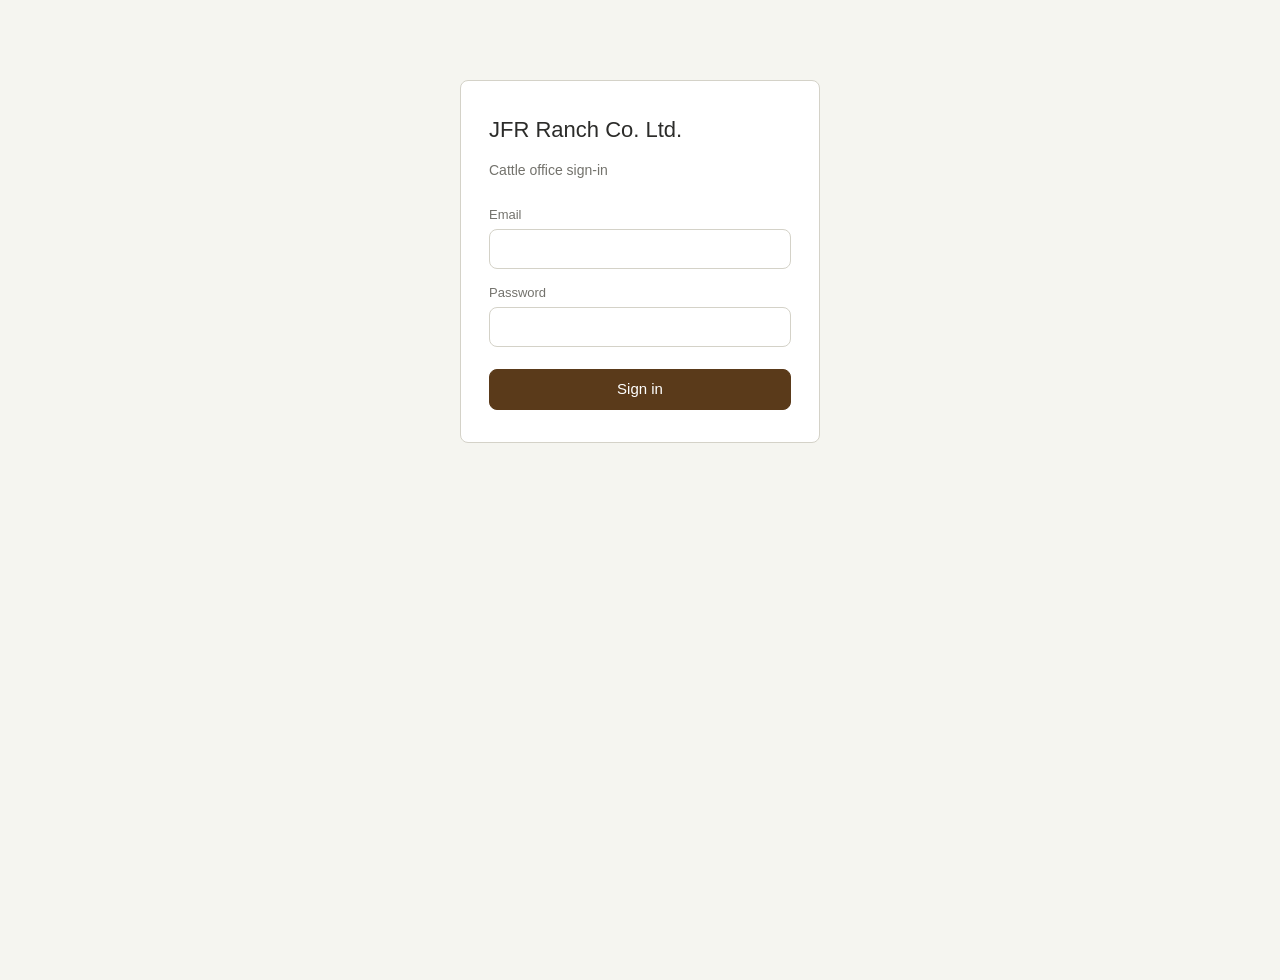
<file: office (1).html>
<!doctype html>
<html lang="en">
<head>
    <meta charset="utf-8">
    <meta name="viewport" content="width=device-width, initial-scale=1">
    <title>JFR Ranch Co. Ltd. — Cattle Office</title>
    <style>
        :root {
            --bg: #f5f5f0;
            --surface: #ffffff;
            --border: #d4d2c8;
            --text: #2c2c2a;
            --text-muted: #73726c;
            --accent: #5a3a1a;
            --accent-hover: #4a2f15;
            --danger: #993333;
            --success: #3b6d11;
            --warn: #b87800;
            --radius: 8px;
        }
        * { box-sizing: border-box; }
        html, body { margin: 0; padding: 0; }
        body {
            font-family: -apple-system, BlinkMacSystemFont, "Segoe UI", Roboto, sans-serif;
            font-size: 15px;
            line-height: 1.5;
            color: var(--text);
            background: var(--bg);
            min-height: 100vh;
        }
        h1, h2, h3, h4 { font-weight: 500; margin: 0; }
        h1 { font-size: 22px; }
        h2 { font-size: 18px; }
        h3 { font-size: 16px; }
        h4 { font-size: 13px; color: var(--text-muted); text-transform: uppercase; letter-spacing: 0.5px; }

        header {
            background: var(--surface);
            border-bottom: 1px solid var(--border);
            padding: 14px 24px;
            display: flex;
            align-items: center;
            justify-content: space-between;
        }
        header .brand { display: flex; align-items: baseline; gap: 12px; }
        header .brand .ranch { font-size: 18px; font-weight: 500; }
        header .brand .app { color: var(--text-muted); font-size: 14px; }
        header .user-info { display: flex; align-items: center; gap: 12px; font-size: 14px; }
        header .role-badge {
            padding: 2px 8px;
            border-radius: 4px;
            font-size: 12px;
            background: var(--accent);
            color: white;
            text-transform: uppercase;
            letter-spacing: 0.5px;
        }
        header .role-badge.office { background: var(--text-muted); }
        header .role-badge.crew { background: #888; }
        main { max-width: 1100px; margin: 0 auto; padding: 24px; }

        button, .btn {
            font: inherit;
            padding: 8px 14px;
            border-radius: var(--radius);
            border: 1px solid var(--border);
            background: var(--surface);
            color: var(--text);
            cursor: pointer;
            transition: background 120ms;
            margin-left: 6px;
        }
        button:first-child { margin-left: 0; }
        button:hover, .btn:hover { background: #ebeae3; }
        button.primary, .btn.primary {
            background: var(--accent);
            color: white;
            border-color: var(--accent);
        }
        button.primary:hover, .btn.primary:hover { background: var(--accent-hover); }
        button.danger { background: var(--surface); color: var(--danger); border-color: var(--danger); }
        button.danger:hover { background: #fbeaea; }
        button:disabled { opacity: 0.5; cursor: not-allowed; }

        .form-grid {
            display: grid;
            grid-template-columns: repeat(auto-fit, minmax(220px, 1fr));
            gap: 14px;
        }
        label {
            display: block;
            font-size: 13px;
            color: var(--text-muted);
            margin-bottom: 4px;
        }
        input, select, textarea {
            width: 100%;
            padding: 8px 10px;
            border: 1px solid var(--border);
            border-radius: var(--radius);
            font: inherit;
            background: var(--surface);
            color: var(--text);
        }
        input:focus, select:focus, textarea:focus {
            outline: none;
            border-color: var(--accent);
        }
        textarea { resize: vertical; min-height: 60px; }

        .card {
            background: var(--surface);
            border: 1px solid var(--border);
            border-radius: var(--radius);
            padding: 20px;
            margin-bottom: 18px;
        }
        .card-header {
            display: flex;
            justify-content: space-between;
            align-items: center;
            margin-bottom: 14px;
            gap: 12px;
            flex-wrap: wrap;
        }

        table { width: 100%; border-collapse: collapse; }
        th, td {
            text-align: left;
            padding: 10px 8px;
            border-bottom: 1px solid var(--border);
            font-size: 14px;
        }
        th {
            font-weight: 500;
            color: var(--text-muted);
            text-transform: uppercase;
            letter-spacing: 0.5px;
            font-size: 11px;
        }
        tr:last-child td { border-bottom: none; }
        tr.clickable { cursor: pointer; }
        tr.clickable:hover { background: #fafaf6; }
        tr.closed-row { color: var(--text-muted); }
        td.num, th.num { text-align: right; font-variant-numeric: tabular-nums; }
        td.muted { color: var(--text-muted); }

        .login-container {
            max-width: 360px;
            margin: 80px auto 0;
            padding: 32px 28px;
            background: var(--surface);
            border: 1px solid var(--border);
            border-radius: var(--radius);
        }
        .login-container h1 { margin-bottom: 4px; }
        .login-container .subtitle {
            color: var(--text-muted);
            font-size: 14px;
            margin-bottom: 24px;
        }
        .login-container .form-row { margin-bottom: 14px; }
        .login-container button { width: 100%; margin-top: 8px; margin-left: 0; }

        .alert {
            padding: 10px 14px;
            border-radius: var(--radius);
            margin-bottom: 14px;
            font-size: 14px;
        }
        .alert.error { background: #fbeaea; color: var(--danger); border: 1px solid #f0c0c0; }
        .alert.success { background: #e8f3dc; color: var(--success); border: 1px solid #c0deaa; }
        .alert.info { background: #f0f0e8; color: var(--text-muted); border: 1px solid var(--border); }

        .empty {
            text-align: center;
            padding: 40px 20px;
            color: var(--text-muted);
        }

        .modal-backdrop {
            position: fixed;
            inset: 0;
            background: rgba(0, 0, 0, 0.4);
            display: none;
            align-items: center;
            justify-content: center;
            z-index: 100;
        }
        .modal-backdrop.show { display: flex; }
        .modal {
            background: var(--surface);
            border-radius: var(--radius);
            padding: 24px;
            max-width: 600px;
            width: 90%;
            max-height: 90vh;
            overflow-y: auto;
        }
        .modal h2 { margin-bottom: 14px; }
        .modal-actions { display: flex; gap: 10px; justify-content: flex-end; margin-top: 18px; }

        .detail-grid {
            display: grid;
            grid-template-columns: repeat(4, 1fr);
            gap: 12px;
        }
        @media (max-width: 800px) {
            .detail-grid { grid-template-columns: repeat(2, 1fr); }
        }
        .stat {
            padding: 12px 14px;
            background: #fafaf6;
            border-radius: var(--radius);
        }
        .stat .label { font-size: 11px; color: var(--text-muted); text-transform: uppercase; letter-spacing: 0.5px; }
        .stat .value { font-size: 20px; font-variant-numeric: tabular-nums; margin-top: 2px; }
        .stat .sub { font-size: 12px; color: var(--text-muted); margin-top: 2px; }

        .breadcrumb { color: var(--text-muted); margin-bottom: 14px; font-size: 14px; }
        .breadcrumb a { color: var(--accent); text-decoration: none; cursor: pointer; }
        .breadcrumb a:hover { text-decoration: underline; }

        .closeout-layout { display: grid; grid-template-columns: 1fr 1fr; gap: 24px; }
        @media (max-width: 800px) { .closeout-layout { grid-template-columns: 1fr; } }
        .closeout-inputs { display: grid; grid-template-columns: 1fr 1fr; gap: 10px; }
        .results-panel { background: #fafaf6; border-radius: var(--radius); padding: 14px; }
        .closed-banner {
            background: #fff7e0;
            color: var(--warn);
            border: 1px solid #f0d890;
            padding: 8px 14px;
            border-radius: var(--radius);
            font-size: 14px;
            margin-bottom: 14px;
        }

        .hidden { display: none !important; }
    </style>
</head>
<body>

<div id="loginScreen">
    <div class="login-container">
        <h1>JFR Ranch Co. Ltd.</h1>
        <p class="subtitle">Cattle office sign-in</p>
        <div id="loginAlert"></div>
        <form id="loginForm">
            <div class="form-row">
                <label for="loginEmail">Email</label>
                <input type="email" id="loginEmail" required autocomplete="email">
            </div>
            <div class="form-row">
                <label for="loginPassword">Password</label>
                <input type="password" id="loginPassword" required autocomplete="current-password">
            </div>
            <button type="submit" class="primary" id="loginBtn">Sign in</button>
        </form>
    </div>
</div>

<div id="appShell" class="hidden">
    <header>
        <div class="brand">
            <span class="ranch">JFR Ranch Co. Ltd.</span>
            <span class="app">Cattle Office</span>
        </div>
        <div class="user-info">
            <span id="userName"></span>
            <span id="userRole" class="role-badge"></span>
            <button id="logoutBtn">Sign out</button>
        </div>
    </header>

    <main>
        <div id="globalAlert"></div>

        <div id="lotsView">
            <div class="card">
                <div class="card-header">
                    <h2>Lots</h2>
                    <button class="primary" id="newLotBtn">+ New lot</button>
                </div>
                <div id="lotsContent"><div class="empty">Loading…</div></div>
            </div>
        </div>

        <div id="detailView" class="hidden">
            <p class="breadcrumb"><a id="backToLots">← All lots</a></p>

            <div class="card">
                <div class="card-header">
                    <h2 id="detailLotNumber">—</h2>
                    <div>
                        <button id="duplicateLotBtn" title="Create a new lot pre-filled with this lot's settings">⎘ Duplicate</button>
                        <button id="closeLotBtn">Close lot</button>
                        <button id="editLotBtn">Edit lot</button>
                        <button id="newInvoiceBtn" class="primary">+ Add invoice</button>
                    </div>
                </div>
                <div id="closedBanner" class="closed-banner hidden"></div>
                <div id="lotMeta" class="muted" style="margin-bottom: 16px;"></div>
                <div class="detail-grid" id="lotStats"></div>
            </div>

            <div class="card">
                <h3 style="margin-bottom: 12px;">Invoices</h3>
                <div id="invoicesContent"><div class="empty">Loading…</div></div>
            </div>

            <div class="card">
                <div class="card-header">
                    <h3>Closeout calculator</h3>
                    <button id="saveAssumptionsBtn" class="primary hidden">Save to lot</button>
                </div>
                <p class="muted" style="font-size: 13px; margin-bottom: 14px;">
                    Adjust any field to see the projection update live. Click "Save to lot" to write changes back.
                </p>
                <div id="closeoutContent"><div class="empty">Loading…</div></div>
            </div>

            <div class="card hidden" id="notesCard">
                <h3 style="margin-bottom: 8px;">Notes</h3>
                <p id="notesContent" class="muted"></p>
            </div>
        </div>
    </main>
</div>

<div class="modal-backdrop" id="lotModal">
    <div class="modal">
        <h2 id="lotModalTitle">New lot</h2>
        <div id="lotModalAlert"></div>
        <form id="lotForm">
            <input type="hidden" id="lotId">
            <div class="form-grid" style="margin-bottom: 16px;">
                <div>
                    <label for="lotNumber">Lot number *</label>
                    <input type="text" id="lotNumber" required>
                </div>
                <div>
                    <label for="arrivalDate">Arrival date *</label>
                    <input type="date" id="arrivalDate" required>
                </div>
                <div>
                    <label for="source">Source</label>
                    <input type="text" id="source" placeholder="e.g. Joplin Regional">
                </div>
                <div>
                    <label for="sexClass">Sex / class</label>
                    <select id="sexClass">
                        <option value="">—</option>
                        <option value="steers">Steers</option>
                        <option value="heifers">Heifers</option>
                        <option value="mixed">Mixed</option>
                        <option value="bulls">Bulls</option>
                        <option value="cutting_bulls">Cutting Bulls</option>
                    </select>
                </div>
                <div>
                    <label for="startTag">Start tag</label>
                    <input type="number" id="startTag">
                </div>
                <div>
                    <label for="endTag">End tag</label>
                    <input type="number" id="endTag">
                </div>
                <div>
                    <label for="targetAdg">Target ADG (lb/day)</label>
                    <input type="number" id="targetAdg" step="0.01" placeholder="e.g. 2.50">
                </div>
            </div>
            <div>
                <label for="lotNotes">Notes</label>
                <textarea id="lotNotes"></textarea>
            </div>
            <div class="modal-actions">
                <button type="button" id="lotCancelBtn">Cancel</button>
                <button type="submit" class="primary" id="lotSaveBtn">Save lot</button>
            </div>
        </form>
    </div>
</div>

<div class="modal-backdrop" id="invoiceModal">
    <div class="modal">
        <h2>Add invoice</h2>
        <p class="muted" id="invoiceModalLot" style="margin-bottom: 14px;"></p>
        <div id="invoiceModalAlert"></div>
        <form id="invoiceForm">
            <div class="form-grid" style="margin-bottom: 16px;">
                <div>
                    <label for="invoiceDate">Invoice date *</label>
                    <input type="date" id="invoiceDate" required>
                </div>
                <div>
                    <label for="invoiceNumber">Invoice #</label>
                    <input type="text" id="invoiceNumber">
                </div>
                <div>
                    <label for="invHeadCount">Head count *</label>
                    <input type="number" id="invHeadCount" required min="1">
                </div>
                <div>
                    <label for="invTotalWeight">Total weight (lbs) *</label>
                    <input type="number" id="invTotalWeight" required step="0.01" min="0.01">
                </div>
                <div>
                    <label for="invTotalCost">Total cost ($) *</label>
                    <input type="number" id="invTotalCost" required step="0.01" min="0.01">
                </div>
            </div>
            <div>
                <label for="invoiceNotes">Notes</label>
                <textarea id="invoiceNotes"></textarea>
            </div>
            <div class="modal-actions">
                <button type="button" id="invoiceCancelBtn">Cancel</button>
                <button type="submit" class="primary" id="invoiceSaveBtn">Save invoice</button>
            </div>
        </form>
    </div>
</div>

<script type="module">
    import { createClient } from 'https://esm.sh/@supabase/supabase-js@2';

    const SUPABASE_URL = 'https://xpfmebdzcxorvwikfvtj.supabase.co';
    const SUPABASE_ANON_KEY = 'eyJhbGciOiJIUzI1NiIsInR5cCI6IkpXVCJ9.eyJpc3MiOiJzdXBhYmFzZSIsInJlZiI6InhwZm1lYmR6Y3hvcnZ3aWtmdnRqIiwicm9sZSI6ImFub24iLCJpYXQiOjE3NzcxMzgwNDcsImV4cCI6MjA5MjcxNDA0N30.IUFAj1F8YHpkupklqvr6h6_WY0cHxgU0Va5-OXPZ1u4';

    const supabase = createClient(SUPABASE_URL, SUPABASE_ANON_KEY);

    let currentUser = null, currentProfile = null, currentLot = null, currentStatus = null;
    const $ = id => document.getElementById(id);

    function showAlert(id, msg, type='error'){
        const el=$(id); if(!el) return;
        el.innerHTML=`<div class="alert ${type}">${escapeHtml(msg)}</div>`;
        if(type==='success') setTimeout(()=>{el.innerHTML='';},3000);
    }
    function clearAlert(id){const el=$(id); if(el) el.innerHTML='';}
    function escapeHtml(s){if(s==null) return '';return String(s).replace(/[&<>"']/g,c=>({'&':'&amp;','<':'&lt;','>':'&gt;','"':'&quot;',"'":'&#39;'}[c]));}
    function fmtMoney(n){if(n==null||isNaN(n)) return '—';return '$'+Number(n).toLocaleString('en-US',{minimumFractionDigits:2,maximumFractionDigits:2});}
    function fmtNum(n,d=0){if(n==null||isNaN(n)) return '—';return Number(n).toLocaleString('en-US',{minimumFractionDigits:d,maximumFractionDigits:d});}
    function fmtDate(d){if(!d) return '—';return new Date(d).toLocaleDateString('en-US',{year:'numeric',month:'short',day:'numeric'});}
    function showModal(id){$(id).classList.add('show');}
    function hideModal(id){$(id).classList.remove('show');}
    function formatSexClass(v){if(!v) return '—';const m={steers:'Steers',heifers:'Heifers',mixed:'Mixed',bulls:'Bulls',cutting_bulls:'Cutting Bulls'};return m[v]||v;}

    // ---- AUTH ----
    async function checkSession(){
        const {data:{session}}=await supabase.auth.getSession();
        if(session) await onLoggedIn(session.user); else showLoginScreen();
    }
    async function onLoggedIn(user){
        currentUser=user;
        const {data:profile,error}=await supabase.from('user_profiles').select('*').eq('id',user.id).single();
        if(error||!profile){showAlert('loginAlert','Could not load your profile.');await supabase.auth.signOut();return;}
        currentProfile=profile;
        $('userName').textContent=profile.full_name;
        $('userRole').textContent=profile.role;
        $('userRole').className='role-badge '+profile.role;
        $('loginScreen').classList.add('hidden');
        $('appShell').classList.remove('hidden');
        showLotsList();
    }
    function showLoginScreen(){
        currentUser=null;currentProfile=null;
        $('appShell').classList.add('hidden');
        $('loginScreen').classList.remove('hidden');
        $('loginEmail').value='';$('loginPassword').value='';
    }
    $('loginForm').addEventListener('submit',async e=>{
        e.preventDefault();clearAlert('loginAlert');$('loginBtn').disabled=true;
        const {data,error}=await supabase.auth.signInWithPassword({email:$('loginEmail').value.trim(),password:$('loginPassword').value});
        $('loginBtn').disabled=false;
        if(error){showAlert('loginAlert',error.message);return;}
        await onLoggedIn(data.user);
    });
    $('logoutBtn').addEventListener('click',async()=>{await supabase.auth.signOut();showLoginScreen();});

    // ---- LOTS LIST ----
    async function showLotsList(){
        $('detailView').classList.add('hidden');
        $('lotsView').classList.remove('hidden');
        await loadLots();
    }
    async function loadLots(){
        $('lotsContent').innerHTML='<div class="empty">Loading…</div>';
        const {data,error}=await supabase.from('lot_status').select('*').order('arrival_date',{ascending:false});
        if(error){$('lotsContent').innerHTML=`<div class="alert error">Error: ${escapeHtml(error.message)}</div>`;return;}
        if(!data||data.length===0){$('lotsContent').innerHTML='<div class="empty">No lots yet. Click "+ New lot" to start.</div>';return;}
        const rows=data.map(l=>`
            <tr class="clickable ${l.closed_at?'closed-row':''}" data-lot-id="${l.lot_id}">
                <td><strong>${escapeHtml(l.lot_number)}</strong></td>
                <td>${fmtDate(l.arrival_date)}</td>
                <td>${escapeHtml(l.source||'—')}</td>
                <td>${formatSexClass(l.sex_class)}</td>
                <td class="num">${fmtNum(l.head_in)}</td>
                <td class="num">${fmtNum(l.head_current)}</td>
                <td class="num">${l.head_dead>0?fmtNum(l.head_dead):'—'}</td>
                <td class="num">${fmtNum(l.days_on_feed)}</td>
                <td class="num">${fmtMoney(l.avg_cost_per_head)}</td>
                <td>${l.closed_at?'<span class="muted">closed</span>':'<span style="color: var(--success);">open</span>'}</td>
            </tr>`).join('');
        $('lotsContent').innerHTML=`
            <table>
                <thead><tr>
                    <th>Lot #</th><th>Arrived</th><th>Source</th><th>Class</th>
                    <th class="num">Head in</th><th class="num">Head now</th>
                    <th class="num">Dead</th><th class="num">DOF</th>
                    <th class="num">$/Head</th><th>Status</th>
                </tr></thead>
                <tbody>${rows}</tbody>
            </table>`;
        $('lotsContent').querySelectorAll('tr.clickable').forEach(r=>r.addEventListener('click',()=>showLotDetail(r.dataset.lotId)));
    }

    // ---- LOT DETAIL ----
    async function showLotDetail(lotId){
        $('lotsView').classList.add('hidden');
        $('detailView').classList.remove('hidden');
        $('lotStats').innerHTML='';
        $('invoicesContent').innerHTML='<div class="empty">Loading…</div>';
        $('closeoutContent').innerHTML='<div class="empty">Loading…</div>';

        const [lotRes,statusRes,invoicesRes]=await Promise.all([
            supabase.from('lots').select('*').eq('id',lotId).single(),
            supabase.from('lot_status').select('*').eq('lot_id',lotId).single(),
            supabase.from('invoices').select('*').eq('lot_id',lotId).order('invoice_date',{ascending:true})
        ]);

        if(lotRes.error||statusRes.error){
            showAlert('globalAlert','Failed to load lot: '+(lotRes.error?.message||statusRes.error?.message));
            showLotsList();return;
        }

        currentLot=lotRes.data;
        currentStatus=statusRes.data;
        const invoices=invoicesRes.data||[];

        $('detailLotNumber').textContent=currentLot.lot_number;
        $('lotMeta').textContent=[
            `Arrived ${fmtDate(currentLot.arrival_date)}`,
            currentLot.source?`from ${currentLot.source}`:null,
            formatSexClass(currentLot.sex_class)!=='—'?formatSexClass(currentLot.sex_class):null,
            `FY ${currentLot.fiscal_year}`
        ].filter(Boolean).join(' · ');

        if(currentLot.closed_at){
            $('closedBanner').classList.remove('hidden');
            $('closedBanner').textContent=`Closed on ${fmtDate(currentLot.closed_at)}`;
            $('closeLotBtn').textContent='Re-open lot';
        } else {
            $('closedBanner').classList.add('hidden');
            $('closeLotBtn').textContent='Close lot';
        }

        const status=currentStatus;
        $('lotStats').innerHTML=`
            <div class="stat">
                <div class="label">Head in</div>
                <div class="value">${fmtNum(status.head_in)}</div>
                <div class="sub">${invoices.length} invoice${invoices.length===1?'':'s'}</div>
            </div>
            <div class="stat">
                <div class="label">Head now</div>
                <div class="value">${fmtNum(status.head_current)}</div>
                <div class="sub">${status.head_dead>0?status.head_dead+' dead':'0 dead'}${status.head_sold>0?', '+status.head_sold+' sold':''}</div>
            </div>
            <div class="stat">
                <div class="label">Days on feed</div>
                <div class="value">${fmtNum(status.days_on_feed)}</div>
                <div class="sub">since ${fmtDate(currentLot.arrival_date)}</div>
            </div>
            <div class="stat">
                <div class="label">Avg cost / head</div>
                <div class="value">${fmtMoney(status.avg_cost_per_head)}</div>
                <div class="sub">${status.avg_weight_in?fmtNum(status.avg_weight_in,1)+' lb avg in':''}</div>
            </div>`;

        if(invoices.length===0){
            $('invoicesContent').innerHTML='<div class="empty">No invoices yet. Click "+ Add invoice" to log the first.</div>';
        } else {
            const rows=invoices.map(inv=>{
                const avgWt=inv.head_count?(inv.total_weight_lb/inv.head_count):null;
                const avgCost=inv.head_count?(inv.total_cost/inv.head_count):null;
                return `<tr>
                    <td>${fmtDate(inv.invoice_date)}</td>
                    <td>${escapeHtml(inv.invoice_number||'—')}</td>
                    <td class="num">${fmtNum(inv.head_count)}</td>
                    <td class="num">${fmtNum(inv.total_weight_lb)}</td>
                    <td class="num">${fmtMoney(inv.total_cost)}</td>
                    <td class="num">${fmtNum(avgWt,1)}</td>
                    <td class="num">${fmtMoney(avgCost)}</td>
                </tr>`;
            }).join('');
            const totH=invoices.reduce((s,i)=>s+i.head_count,0);
            const totW=invoices.reduce((s,i)=>s+Number(i.total_weight_lb),0);
            const totC=invoices.reduce((s,i)=>s+Number(i.total_cost),0);
            const totRow=`<tr style="font-weight: 500; background: #fafaf6;">
                <td colspan="2">Total</td>
                <td class="num">${fmtNum(totH)}</td>
                <td class="num">${fmtNum(totW)}</td>
                <td class="num">${fmtMoney(totC)}</td>
                <td class="num">${totH?fmtNum(totW/totH,1):'—'}</td>
                <td class="num">${totH?fmtMoney(totC/totH):'—'}</td>
            </tr>`;
            $('invoicesContent').innerHTML=`<table>
                <thead><tr>
                    <th>Date</th><th>Invoice #</th>
                    <th class="num">Head</th><th class="num">Weight (lb)</th>
                    <th class="num">Cost</th><th class="num">Avg wt</th><th class="num">$/Head</th>
                </tr></thead>
                <tbody>${rows}${totRow}</tbody>
            </table>`;
        }

        renderCloseoutCalculator();

        if(currentLot.notes){
            $('notesCard').classList.remove('hidden');
            $('notesContent').textContent=currentLot.notes;
        } else {
            $('notesCard').classList.add('hidden');
        }
    }
    $('backToLots').addEventListener('click',showLotsList);

    // ---- CLOSEOUT CALCULATOR ----
    function renderCloseoutCalculator(){
        const lot=currentLot, status=currentStatus;
        const headIn=status.head_in||0;
        const totalWeightIn=Number(status.total_weight_in)||0;
        const avgWtIn=headIn?totalWeightIn/headIn:0;
        const targetDays=lot.target_days_on_feed||90;
        const targetAdg=Number(lot.target_adg)||2.5;
        const defaultFinishWt=avgWtIn?Math.round(avgWtIn+targetDays*targetAdg):'';

        $('closeoutContent').innerHTML=`
            <div class="closeout-layout">
                <div>
                    <h4 style="margin-bottom: 10px;">Assumptions</h4>
                    <div class="closeout-inputs">
                        <div><label>Target sale $/lb</label><input type="number" step="0.0001" id="calc_cwt" value="${lot.target_sale_cwt??''}" placeholder="e.g. 4.95"></div>
                        <div><label>Target days on feed</label><input type="number" id="calc_days" value="${lot.target_days_on_feed??''}" placeholder="e.g. 90"></div>
                        <div><label>Target ADG (lb/day)</label><input type="number" step="0.01" id="calc_adg" value="${lot.target_adg??''}" placeholder="e.g. 2.50"></div>
                        <div><label>Projected finish wt</label><input type="number" step="1" id="calc_finishwt" value="${defaultFinishWt}" placeholder="auto"></div>
                        <div><label>COG $/head</label><input type="number" step="0.01" id="calc_cog" value="${lot.assumed_cog_per_head??''}" placeholder="e.g. 218.14"></div>
                        <div><label>Labor $/head</label><input type="number" step="0.01" id="calc_labor" value="${lot.assumed_labor_per_head??''}" placeholder="e.g. 31.81"></div>
                        <div><label>Med $/head</label><input type="number" step="0.01" id="calc_med" value="${lot.assumed_med_per_head??''}" placeholder="e.g. 25.00"></div>
                        <div><label>Death loss %</label><input type="number" step="0.01" id="calc_dead" value="${lot.assumed_death_loss_pct!=null?(Number(lot.assumed_death_loss_pct)*100).toFixed(2):''}" placeholder="e.g. 6"></div>
                        <div style="grid-column: span 2;"><label>Interest %</label><input type="number" step="0.01" id="calc_int" value="${lot.assumed_interest_pct!=null?(Number(lot.assumed_interest_pct)*100).toFixed(2):''}" placeholder="e.g. 5"></div>
                    </div>
                </div>
                <div>
                    <h4 style="margin-bottom: 10px;">Projection</h4>
                    <div id="calcResults" class="results-panel"><div class="muted">Enter assumptions to see projection.</div></div>
                </div>
            </div>`;

        const inputs=['calc_cwt','calc_days','calc_adg','calc_finishwt','calc_cog','calc_labor','calc_med','calc_dead','calc_int'];
        let userTouchedFinish=lot.target_days_on_feed!=null;
        $('calc_finishwt').addEventListener('input',()=>{userTouchedFinish=true;});
        ['calc_days','calc_adg'].forEach(id=>{
            $(id).addEventListener('input',()=>{
                if(userTouchedFinish) return;
                const d=parseFloat($('calc_days').value)||0;
                const a=parseFloat($('calc_adg').value)||0;
                if(d>0&&a>0&&avgWtIn>0) $('calc_finishwt').value=Math.round(avgWtIn+d*a);
            });
        });
        inputs.forEach(id=>$(id).addEventListener('input',recalculate));
        recalculate();
    }

    function recalculate(){
        const num=id=>{const v=parseFloat($(id).value);return isNaN(v)?null:v;};
        const v={cwt:num('calc_cwt'),days:num('calc_days'),adg:num('calc_adg'),finishWt:num('calc_finishwt'),cog:num('calc_cog'),labor:num('calc_labor'),med:num('calc_med'),deadPct:num('calc_dead'),intPct:num('calc_int')};
        const status=currentStatus, lot=currentLot;
        const headIn=status.head_in||0;
        const totalCostIn=Number(status.total_cost_in)||0;
        const avgCostHead=headIn?totalCostIn/headIn:0;
        const target=$('calcResults');

        if(!headIn||v.cwt==null||v.finishWt==null){
            target.innerHTML=`<div class="muted" style="font-size: 14px;">${!headIn?'Add at least one invoice to enable closeout projections.':'Need target sale $/lb and projected finish weight.'}</div>`;
            $('saveAssumptionsBtn').classList.add('hidden');
            return;
        }

        const grossSale=v.cwt*v.finishWt;
        const cog=v.cog??0, labor=v.labor??0, med=v.med??0;
        const deadDec=(v.deadPct??0)/100, intDec=(v.intPct??0)/100;
        const intDays=v.days??0;
        const surviving=1-deadDec;
        const deadCostPerSurvivor=surviving>0?(avgCostHead*deadDec/surviving):0;
        const intCostPerHead=avgCostHead*intDec*(intDays/365);
        const totalCostPerHead=avgCostHead+cog+labor+med+deadCostPerSurvivor+intCostPerHead;
        const netPerHead=grossSale-totalCostPerHead;
        const netPct=totalCostPerHead>0?(netPerHead/totalCostPerHead):0;
        const headFinish=(status.head_current||headIn)*surviving;
        const totalNet=netPerHead*headFinish;
        const breakEven=v.finishWt>0?(totalCostPerHead/v.finishWt):0;

        const fmtPct=n=>(n*100).toFixed(2)+'%';
        const fmtSign=n=>(n>=0?'':'−')+fmtMoney(Math.abs(n));
        const goodColor=netPerHead>=0?'var(--success)':'var(--danger)';

        target.innerHTML=`
            <table style="font-size: 14px;">
                <tr><td>Avg cost in / head</td><td class="num">${fmtMoney(avgCostHead)}</td></tr>
                <tr><td>+ COG</td><td class="num">${fmtMoney(cog)}</td></tr>
                <tr><td>+ Labor</td><td class="num">${fmtMoney(labor)}</td></tr>
                <tr><td>+ Med</td><td class="num">${fmtMoney(med)}</td></tr>
                <tr><td>+ Death loss (${fmtPct(deadDec)})</td><td class="num">${fmtMoney(deadCostPerSurvivor)}</td></tr>
                <tr><td>+ Interest (${fmtPct(intDec)} × ${intDays} d)</td><td class="num">${fmtMoney(intCostPerHead)}</td></tr>
                <tr style="border-top: 2px solid var(--border);">
                    <td><strong>Total cost / head</strong></td>
                    <td class="num"><strong>${fmtMoney(totalCostPerHead)}</strong></td>
                </tr>
                <tr><td>Gross sale / head (${v.finishWt} × $${v.cwt.toFixed(4)})</td><td class="num">${fmtMoney(grossSale)}</td></tr>
                <tr style="font-size: 16px; background: ${netPerHead>=0?'#eaf3dc':'#fbeaea'};">
                    <td><strong>Net / head</strong></td>
                    <td class="num" style="color: ${goodColor};"><strong>${fmtSign(netPerHead)}</strong> <span style="font-size: 12px; color: var(--text-muted);">(${fmtPct(netPct)})</span></td>
                </tr>
                <tr><td colspan="2" style="padding-top: 12px;"></td></tr>
                <tr><td>Break-even sale $/lb</td><td class="num">$${breakEven.toFixed(4)}</td></tr>
                <tr><td>Surviving head at finish</td><td class="num">${fmtNum(headFinish,1)}</td></tr>
                <tr><td><strong>Projected lot net</strong></td><td class="num" style="color: ${goodColor};"><strong>${fmtSign(totalNet)}</strong></td></tr>
            </table>`;

        const stored={
            cwt:lot.target_sale_cwt!=null?Number(lot.target_sale_cwt):null,
            days:lot.target_days_on_feed,
            adg:lot.target_adg!=null?Number(lot.target_adg):null,
            cog:lot.assumed_cog_per_head!=null?Number(lot.assumed_cog_per_head):null,
            labor:lot.assumed_labor_per_head!=null?Number(lot.assumed_labor_per_head):null,
            med:lot.assumed_med_per_head!=null?Number(lot.assumed_med_per_head):null,
            deadPct:lot.assumed_death_loss_pct!=null?Number(lot.assumed_death_loss_pct)*100:null,
            intPct:lot.assumed_interest_pct!=null?Number(lot.assumed_interest_pct)*100:null
        };
        const eq=(a,b)=>(a==null&&b==null)||(a!=null&&b!=null&&Math.abs(a-b)<0.0001);
        const dirty=!(eq(v.cwt,stored.cwt)&&eq(v.days,stored.days)&&eq(v.adg,stored.adg)&&eq(v.cog,stored.cog)&&eq(v.labor,stored.labor)&&eq(v.med,stored.med)&&eq(v.deadPct,stored.deadPct)&&eq(v.intPct,stored.intPct));
        $('saveAssumptionsBtn').classList.toggle('hidden',!dirty);
    }

    $('saveAssumptionsBtn').addEventListener('click',async()=>{
        const num=id=>{const v=parseFloat($(id).value);return isNaN(v)?null:v;};
        const payload={
            target_sale_cwt:num('calc_cwt'),
            target_days_on_feed:num('calc_days'),
            target_adg:num('calc_adg'),
            assumed_cog_per_head:num('calc_cog'),
            assumed_labor_per_head:num('calc_labor'),
            assumed_med_per_head:num('calc_med'),
            assumed_death_loss_pct:num('calc_dead')!=null?num('calc_dead')/100:null,
            assumed_interest_pct:num('calc_int')!=null?num('calc_int')/100:null
        };
        $('saveAssumptionsBtn').disabled=true;
        const {error}=await supabase.from('lots').update(payload).eq('id',currentLot.id);
        $('saveAssumptionsBtn').disabled=false;
        if(error){showAlert('globalAlert','Save failed: '+error.message);return;}
        showAlert('globalAlert','Assumptions saved.','success');
        showLotDetail(currentLot.id);
    });

    // ---- LOT CREATE / EDIT / DUPLICATE ----
    function openLotModal(seed=null,mode='new'){
        clearAlert('lotModalAlert');
        $('lotModalTitle').textContent=mode==='edit'?'Edit lot':(mode==='duplicate'?'Duplicate lot':'New lot');
        $('lotId').value=mode==='edit'?(seed?.id||''):'';
        $('lotNumber').value=mode==='duplicate'?'':(seed?.lot_number||'');
        $('arrivalDate').value=mode==='duplicate'?'':(seed?.arrival_date||'');
        $('source').value=seed?.source||'';
        $('sexClass').value=seed?.sex_class||'';
        $('startTag').value=mode==='duplicate'?'':(seed?.start_tag||'');
        $('endTag').value=mode==='duplicate'?'':(seed?.end_tag||'');
        $('targetAdg').value=seed?.target_adg||'';
        $('lotNotes').value=mode==='duplicate'?'':(seed?.notes||'');
        $('lotForm').dataset.mode=mode;
        $('lotForm').dataset.seedId=mode==='duplicate'?(seed?.id||''):'';
        showModal('lotModal');
    }

    $('newLotBtn').addEventListener('click',()=>openLotModal(null,'new'));
    $('editLotBtn').addEventListener('click',()=>openLotModal(currentLot,'edit'));
    $('duplicateLotBtn').addEventListener('click',()=>openLotModal(currentLot,'duplicate'));
    $('lotCancelBtn').addEventListener('click',()=>hideModal('lotModal'));

    $('lotForm').addEventListener('submit',async e=>{
        e.preventDefault();clearAlert('lotModalAlert');$('lotSaveBtn').disabled=true;
        const id=$('lotId').value||null;
        const mode=$('lotForm').dataset.mode||'new';
        const seedId=$('lotForm').dataset.seedId||null;

        const payload={
            lot_number:$('lotNumber').value.trim(),
            arrival_date:$('arrivalDate').value,
            source:$('source').value.trim()||null,
            sex_class:$('sexClass').value||null,
            start_tag:$('startTag').value?parseInt($('startTag').value):null,
            end_tag:$('endTag').value?parseInt($('endTag').value):null,
            target_adg:$('targetAdg').value?parseFloat($('targetAdg').value):null,
            notes:$('lotNotes').value.trim()||null,
            created_by:currentUser.id
        };

        if(mode==='duplicate'&&seedId){
            const {data:seed}=await supabase.from('lots').select('*').eq('id',seedId).single();
            if(seed){
                payload.target_sale_cwt=seed.target_sale_cwt;
                payload.target_days_on_feed=seed.target_days_on_feed;
                payload.assumed_cog_per_head=seed.assumed_cog_per_head;
                payload.assumed_labor_per_head=seed.assumed_labor_per_head;
                payload.assumed_med_per_head=seed.assumed_med_per_head;
                payload.assumed_death_loss_pct=seed.assumed_death_loss_pct;
                payload.assumed_interest_pct=seed.assumed_interest_pct;
            }
        }

        let result;
        if(id){
            result=await supabase.from('lots').update(payload).eq('id',id).select().single();
        } else {
            result=await supabase.from('lots').insert(payload).select().single();
        }
        $('lotSaveBtn').disabled=false;
        if(result.error){showAlert('lotModalAlert',result.error.message);return;}
        hideModal('lotModal');
        if(id) showLotDetail(id); else showLotDetail(result.data.id);
    });

    // ---- CLOSE / RE-OPEN ----
    $('closeLotBtn').addEventListener('click',async()=>{
        if(!currentLot) return;
        const closing=!currentLot.closed_at;
        const verb=closing?'close':'re-open';
        if(!confirm(`Are you sure you want to ${verb} lot ${currentLot.lot_number}?`)) return;
        $('closeLotBtn').disabled=true;
        const {error}=await supabase.from('lots').update({closed_at:closing?new Date().toISOString():null}).eq('id',currentLot.id);
        $('closeLotBtn').disabled=false;
        if(error){showAlert('globalAlert','Failed: '+error.message);return;}
        showAlert('globalAlert',`Lot ${closing?'closed':'re-opened'}.`,'success');
        showLotDetail(currentLot.id);
    });

    // ---- INVOICE ----
    $('newInvoiceBtn').addEventListener('click',()=>{
        if(!currentLot) return;
        clearAlert('invoiceModalAlert');
        $('invoiceModalLot').textContent=`For lot ${currentLot.lot_number}`;
        $('invoiceForm').reset();
        showModal('invoiceModal');
    });
    $('invoiceCancelBtn').addEventListener('click',()=>hideModal('invoiceModal'));
    $('invoiceForm').addEventListener('submit',async e=>{
        e.preventDefault();clearAlert('invoiceModalAlert');$('invoiceSaveBtn').disabled=true;
        const payload={
            lot_id:currentLot.id,
            invoice_date:$('invoiceDate').value,
            invoice_number:$('invoiceNumber').value.trim()||null,
            head_count:parseInt($('invHeadCount').value),
            total_weight_lb:parseFloat($('invTotalWeight').value),
            total_cost:parseFloat($('invTotalCost').value),
            notes:$('invoiceNotes').value.trim()||null,
            created_by:currentUser.id
        };
        const {error}=await supabase.from('invoices').insert(payload);
        $('invoiceSaveBtn').disabled=false;
        if(error){showAlert('invoiceModalAlert',error.message);return;}
        hideModal('invoiceModal');
        showLotDetail(currentLot.id);
    });

    checkSession();
</script>

</body>
</html>
</file>
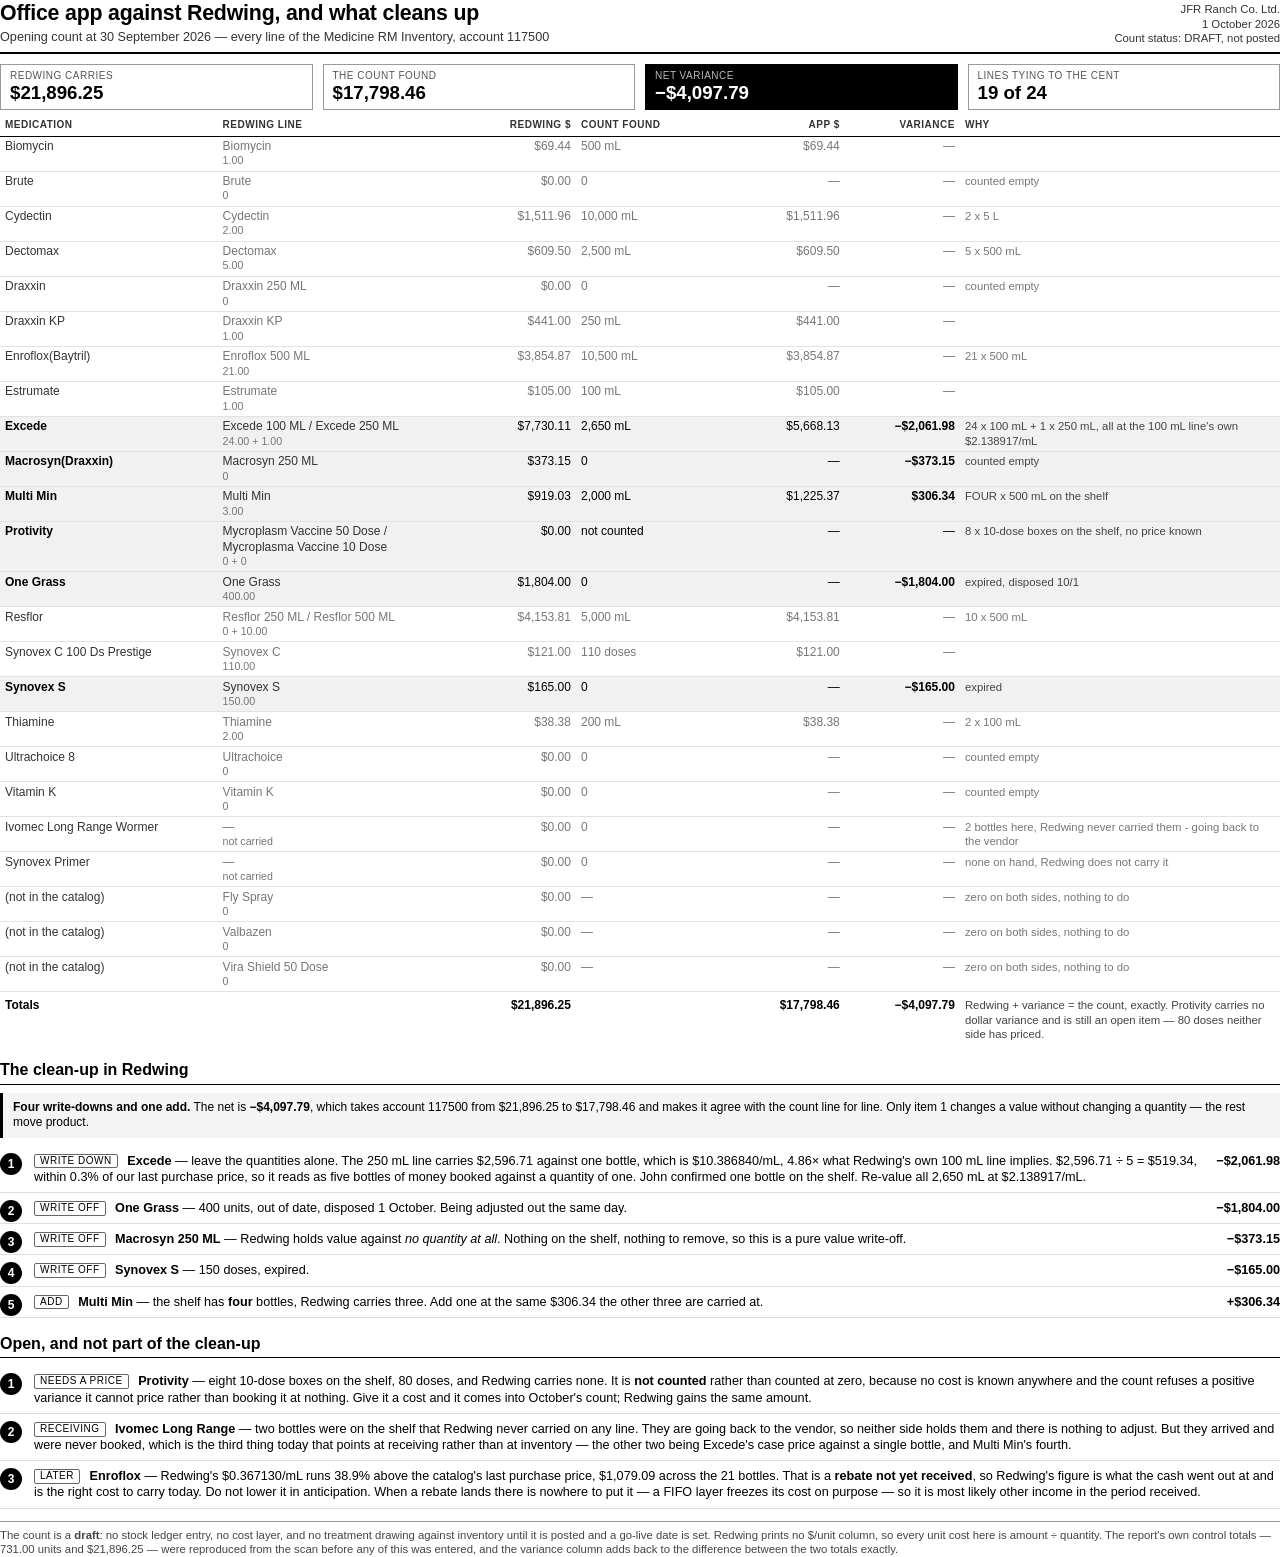
<file: docs/worksheets/2026-10-01_app-vs-redwing-variance-and-cleanup.html>
<!doctype html><html lang="en"><head><meta charset="utf-8">
<title>Office app vs Redwing</title>
<style>
 @page { size: letter; margin: 0.5in 0.45in; }
 *{box-sizing:border-box}
 body{font-family:"Helvetica Neue",Helvetica,Arial,sans-serif;color:#000;margin:0;font-size:9pt;line-height:1.28}
 .hdr{display:flex;justify-content:space-between;align-items:flex-end;border-bottom:2.5px solid #000;padding-bottom:6px;margin-bottom:10px}
 h1{font-size:16pt;margin:0 0 2px;letter-spacing:-.2px}
 .sub{font-size:9.5pt;color:#333}
 .meta{text-align:right;font-size:8.5pt;color:#333;white-space:nowrap}
 .kpis{display:flex;gap:10px;margin-bottom:9px}
 .kpi{flex:1;border:1px solid #999;padding:5px 9px}
 .kpi .k{font-size:7.5pt;text-transform:uppercase;letter-spacing:.5px;color:#555}
 .kpi .v{font-size:14pt;font-weight:700;line-height:1.15;font-variant-numeric:tabular-nums}
 .kpi.big{background:#000;color:#fff;border-color:#000}
 .kpi.big .k{color:#bbb}
 table{width:100%;border-collapse:collapse}
 th{font-size:7.5pt;text-transform:uppercase;letter-spacing:.5px;text-align:left;padding:0 5px 4px;border-bottom:1.3px solid #000;color:#333}
 th.n{text-align:right}
 td{padding:2.5px 5px;border-bottom:1px solid #e2e2e2;vertical-align:top}
 td.n{text-align:right;font-variant-numeric:tabular-nums;white-space:nowrap}
 .med{font-weight:600}
 .rw{color:#333;font-size:9pt}
 .rw .q{display:block;color:#777;font-size:8pt}
 .u{font-size:9pt;white-space:nowrap}
 .why{font-size:8.5pt;color:#444}
 tr.zero td{color:#777}
 tr.zero td.med{color:#333;font-weight:400}
 tr.diff td{background:#f1f1f1}
 tr.diff td.med,tr.diff td.v{font-weight:700}
 tr.open td{background:#f1f1f1}
 tr.open td.med{font-weight:700}
 tfoot{display:table-row-group}
 tfoot td{border-top:1.8px solid #000;border-bottom:none;font-weight:700;padding-top:6px}
 h2{font-size:12pt;margin:16px 0 3px;padding-bottom:3px;border-bottom:1.5px solid #000}
 .note{border-left:3px solid #000;background:#f4f4f4;padding:7px 10px;margin:8px 0;font-size:9pt}
 ol.steps{margin:8px 0 0;padding-left:0;list-style:none;counter-reset:s}
 ol.steps li{counter-increment:s;padding:7px 0 7px 34px;border-bottom:1px solid #ddd;position:relative;font-size:9.5pt}
 ol.steps li:before{content:counter(s);position:absolute;left:0;top:7px;width:22px;height:22px;background:#000;color:#fff;border-radius:50%;text-align:center;line-height:22px;font-size:9pt;font-weight:700}
 .amt{float:right;font-weight:700;font-variant-numeric:tabular-nums;white-space:nowrap;margin-left:12px}
 .tag{display:inline-block;font-size:7.5pt;text-transform:uppercase;letter-spacing:.5px;border:1px solid #666;border-radius:2px;padding:0 5px;margin-right:6px;vertical-align:1px}
 .keep{page-break-inside:avoid}
 .foot{margin-top:12px;font-size:8.5pt;color:#444;border-top:1px solid #999;padding-top:6px}
</style></head><body>

<div class="hdr">
 <div><h1>Office app against Redwing, and what cleans up</h1>
 <div class="sub">Opening count at 30 September 2026 &mdash; every line of the Medicine RM Inventory, account 117500</div></div>
 <div class="meta">JFR Ranch Co. Ltd.<br>1 October 2026<br>Count status: DRAFT, not posted</div>
</div>

<div class="kpis">
 <div class="kpi"><div class="k">Redwing carries</div><div class="v">$21,896.25</div></div>
 <div class="kpi"><div class="k">The count found</div><div class="v">$17,798.46</div></div>
 <div class="kpi big"><div class="k">Net variance</div><div class="v">&minus;$4,097.79</div></div>
 <div class="kpi"><div class="k">Lines tying to the cent</div><div class="v">19 of 24</div></div>
</div>

<table>
 <thead><tr>
  <th style="width:17%">Medication</th>
  <th style="width:19%">Redwing line</th>
  <th class="n" style="width:9%">Redwing $</th>
  <th style="width:12%">Count found</th>
  <th class="n" style="width:9%">App $</th>
  <th class="n" style="width:9%">Variance</th>
  <th style="width:25%">Why</th>
 </tr></thead>
 <tbody>
<tr class="zero">
  <td class="med">Biomycin</td>
  <td class="rw">Biomycin<span class="q">1.00</span></td>
  <td class="n">$69.44</td>
  <td class="u">500 mL</td>
  <td class="n">$69.44</td>
  <td class="n v">&mdash;</td>
  <td class="why"></td>
</tr>
<tr class="zero">
  <td class="med">Brute</td>
  <td class="rw">Brute<span class="q">0</span></td>
  <td class="n">$0.00</td>
  <td class="u">0</td>
  <td class="n">&mdash;</td>
  <td class="n v">&mdash;</td>
  <td class="why">counted empty</td>
</tr>
<tr class="zero">
  <td class="med">Cydectin</td>
  <td class="rw">Cydectin<span class="q">2.00</span></td>
  <td class="n">$1,511.96</td>
  <td class="u">10,000 mL</td>
  <td class="n">$1,511.96</td>
  <td class="n v">&mdash;</td>
  <td class="why">2 x 5 L</td>
</tr>
<tr class="zero">
  <td class="med">Dectomax</td>
  <td class="rw">Dectomax<span class="q">5.00</span></td>
  <td class="n">$609.50</td>
  <td class="u">2,500 mL</td>
  <td class="n">$609.50</td>
  <td class="n v">&mdash;</td>
  <td class="why">5 x 500 mL</td>
</tr>
<tr class="zero">
  <td class="med">Draxxin</td>
  <td class="rw">Draxxin 250 ML<span class="q">0</span></td>
  <td class="n">$0.00</td>
  <td class="u">0</td>
  <td class="n">&mdash;</td>
  <td class="n v">&mdash;</td>
  <td class="why">counted empty</td>
</tr>
<tr class="zero">
  <td class="med">Draxxin KP</td>
  <td class="rw">Draxxin KP<span class="q">1.00</span></td>
  <td class="n">$441.00</td>
  <td class="u">250 mL</td>
  <td class="n">$441.00</td>
  <td class="n v">&mdash;</td>
  <td class="why"></td>
</tr>
<tr class="zero">
  <td class="med">Enroflox(Baytril)</td>
  <td class="rw">Enroflox 500 ML<span class="q">21.00</span></td>
  <td class="n">$3,854.87</td>
  <td class="u">10,500 mL</td>
  <td class="n">$3,854.87</td>
  <td class="n v">&mdash;</td>
  <td class="why">21 x 500 mL</td>
</tr>
<tr class="zero">
  <td class="med">Estrumate</td>
  <td class="rw">Estrumate<span class="q">1.00</span></td>
  <td class="n">$105.00</td>
  <td class="u">100 mL</td>
  <td class="n">$105.00</td>
  <td class="n v">&mdash;</td>
  <td class="why"></td>
</tr>
<tr class="diff">
  <td class="med">Excede</td>
  <td class="rw">Excede 100 ML / Excede 250 ML<span class="q">24.00 + 1.00</span></td>
  <td class="n">$7,730.11</td>
  <td class="u">2,650 mL</td>
  <td class="n">$5,668.13</td>
  <td class="n v">&minus;$2,061.98</td>
  <td class="why">24 x 100 mL + 1 x 250 mL, all at the 100 mL line's own $2.138917/mL</td>
</tr>
<tr class="diff">
  <td class="med">Macrosyn(Draxxin)</td>
  <td class="rw">Macrosyn 250 ML<span class="q">0</span></td>
  <td class="n">$373.15</td>
  <td class="u">0</td>
  <td class="n">&mdash;</td>
  <td class="n v">&minus;$373.15</td>
  <td class="why">counted empty</td>
</tr>
<tr class="diff">
  <td class="med">Multi Min</td>
  <td class="rw">Multi Min<span class="q">3.00</span></td>
  <td class="n">$919.03</td>
  <td class="u">2,000 mL</td>
  <td class="n">$1,225.37</td>
  <td class="n v">$306.34</td>
  <td class="why">FOUR x 500 mL on the shelf</td>
</tr>
<tr class="open">
  <td class="med">Protivity</td>
  <td class="rw">Mycroplasm Vaccine 50 Dose / Mycroplasma Vaccine 10 Dose<span class="q">0 + 0</span></td>
  <td class="n">$0.00</td>
  <td class="u">not counted</td>
  <td class="n">&mdash;</td>
  <td class="n v">&mdash;</td>
  <td class="why">8 x 10-dose boxes on the shelf, no price known</td>
</tr>
<tr class="diff">
  <td class="med">One Grass</td>
  <td class="rw">One Grass<span class="q">400.00</span></td>
  <td class="n">$1,804.00</td>
  <td class="u">0</td>
  <td class="n">&mdash;</td>
  <td class="n v">&minus;$1,804.00</td>
  <td class="why">expired, disposed 10/1</td>
</tr>
<tr class="zero">
  <td class="med">Resflor</td>
  <td class="rw">Resflor 250 ML / Resflor 500 ML<span class="q">0 + 10.00</span></td>
  <td class="n">$4,153.81</td>
  <td class="u">5,000 mL</td>
  <td class="n">$4,153.81</td>
  <td class="n v">&mdash;</td>
  <td class="why">10 x 500 mL</td>
</tr>
<tr class="zero">
  <td class="med">Synovex C 100 Ds Prestige</td>
  <td class="rw">Synovex C<span class="q">110.00</span></td>
  <td class="n">$121.00</td>
  <td class="u">110 doses</td>
  <td class="n">$121.00</td>
  <td class="n v">&mdash;</td>
  <td class="why"></td>
</tr>
<tr class="diff">
  <td class="med">Synovex S</td>
  <td class="rw">Synovex S<span class="q">150.00</span></td>
  <td class="n">$165.00</td>
  <td class="u">0</td>
  <td class="n">&mdash;</td>
  <td class="n v">&minus;$165.00</td>
  <td class="why">expired</td>
</tr>
<tr class="zero">
  <td class="med">Thiamine</td>
  <td class="rw">Thiamine<span class="q">2.00</span></td>
  <td class="n">$38.38</td>
  <td class="u">200 mL</td>
  <td class="n">$38.38</td>
  <td class="n v">&mdash;</td>
  <td class="why">2 x 100 mL</td>
</tr>
<tr class="zero">
  <td class="med">Ultrachoice 8</td>
  <td class="rw">Ultrachoice<span class="q">0</span></td>
  <td class="n">$0.00</td>
  <td class="u">0</td>
  <td class="n">&mdash;</td>
  <td class="n v">&mdash;</td>
  <td class="why">counted empty</td>
</tr>
<tr class="zero">
  <td class="med">Vitamin K</td>
  <td class="rw">Vitamin K<span class="q">0</span></td>
  <td class="n">$0.00</td>
  <td class="u">0</td>
  <td class="n">&mdash;</td>
  <td class="n v">&mdash;</td>
  <td class="why">counted empty</td>
</tr>
<tr class="zero">
  <td class="med">Ivomec Long Range Wormer</td>
  <td class="rw">—<span class="q">not carried</span></td>
  <td class="n">$0.00</td>
  <td class="u">0</td>
  <td class="n">&mdash;</td>
  <td class="n v">&mdash;</td>
  <td class="why">2 bottles here, Redwing never carried them - going back to the vendor</td>
</tr>
<tr class="zero">
  <td class="med">Synovex Primer</td>
  <td class="rw">—<span class="q">not carried</span></td>
  <td class="n">$0.00</td>
  <td class="u">0</td>
  <td class="n">&mdash;</td>
  <td class="n v">&mdash;</td>
  <td class="why">none on hand, Redwing does not carry it</td>
</tr>
<tr class="zero">
  <td class="med">(not in the catalog)</td>
  <td class="rw">Fly Spray<span class="q">0</span></td>
  <td class="n">$0.00</td>
  <td class="u">—</td>
  <td class="n">&mdash;</td>
  <td class="n v">&mdash;</td>
  <td class="why">zero on both sides, nothing to do</td>
</tr>
<tr class="zero">
  <td class="med">(not in the catalog)</td>
  <td class="rw">Valbazen<span class="q">0</span></td>
  <td class="n">$0.00</td>
  <td class="u">—</td>
  <td class="n">&mdash;</td>
  <td class="n v">&mdash;</td>
  <td class="why">zero on both sides, nothing to do</td>
</tr>
<tr class="zero">
  <td class="med">(not in the catalog)</td>
  <td class="rw">Vira Shield 50 Dose<span class="q">0</span></td>
  <td class="n">$0.00</td>
  <td class="u">—</td>
  <td class="n">&mdash;</td>
  <td class="n v">&mdash;</td>
  <td class="why">zero on both sides, nothing to do</td>
</tr>
 </tbody>
 <tfoot><tr>
   <td colspan="2">Totals</td><td class="n">$21,896.25</td><td></td>
   <td class="n">$17,798.46</td><td class="n">&minus;$4,097.79</td>
   <td class="why" style="font-weight:400">Redwing + variance = the count, exactly. Protivity carries no dollar variance and is still an open item &mdash; 80 doses neither side has priced.</td>
 </tr></tfoot>
</table>

<div class="keep">
<h2>The clean-up in Redwing</h2>
<div class="note">
 <b>Four write-downs and one add.</b> The net is <b>&minus;$4,097.79</b>, which takes account 117500
 from $21,896.25 to $17,798.46 and makes it agree with the count line for line. Only item 1 changes a
 value without changing a quantity &mdash; the rest move product.
</div>

<ol class="steps">
 <li><span class="tag">write down</span><span class="amt">&minus;$2,061.98</span>
   <b>Excede</b> &mdash; leave the quantities alone. The 250 mL line carries $2,596.71 against one
   bottle, which is $10.386840/mL, 4.86&times; what Redwing's own 100 mL line implies. $2,596.71 &divide; 5
   = $519.34, within 0.3% of our last purchase price, so it reads as five bottles of money booked
   against a quantity of one. John confirmed one bottle on the shelf. Re-value all 2,650 mL at
   $2.138917/mL.</li>

 <li><span class="tag">write off</span><span class="amt">&minus;$1,804.00</span>
   <b>One Grass</b> &mdash; 400 units, out of date, disposed 1 October. Being adjusted out the same day.</li>

 <li><span class="tag">write off</span><span class="amt">&minus;$373.15</span>
   <b>Macrosyn 250 ML</b> &mdash; Redwing holds value against <i>no quantity at all</i>. Nothing on the
   shelf, nothing to remove, so this is a pure value write-off.</li>

 <li><span class="tag">write off</span><span class="amt">&minus;$165.00</span>
   <b>Synovex S</b> &mdash; 150 doses, expired.</li>

 <li><span class="tag">add</span><span class="amt">+$306.34</span>
   <b>Multi Min</b> &mdash; the shelf has <b>four</b> bottles, Redwing carries three. Add one at the
   same $306.34 the other three are carried at.</li>
</ol>
</div>

<div class="keep">
<h2>Open, and not part of the clean-up</h2>
<ol class="steps">
 <li><span class="tag">needs a price</span>
   <b>Protivity</b> &mdash; eight 10-dose boxes on the shelf, 80 doses, and Redwing carries none. It is
   <b>not counted</b> rather than counted at zero, because no cost is known anywhere and the count
   refuses a positive variance it cannot price rather than booking it at nothing. Give it a cost and it
   comes into October's count; Redwing gains the same amount.</li>

 <li><span class="tag">receiving</span>
   <b>Ivomec Long Range</b> &mdash; two bottles were on the shelf that Redwing never carried on any line.
   They are going back to the vendor, so neither side holds them and there is nothing to adjust. But they
   arrived and were never booked, which is the third thing today that points at receiving rather than at
   inventory &mdash; the other two being Excede's case price against a single bottle, and Multi Min's
   fourth.</li>

 <li><span class="tag">later</span>
   <b>Enroflox</b> &mdash; Redwing's $0.367130/mL runs 38.9% above the catalog's last purchase price,
   $1,079.09 across the 21 bottles. That is a <b>rebate not yet received</b>, so Redwing's figure is what
   the cash went out at and is the right cost to carry today. Do not lower it in anticipation. When a
   rebate lands there is nowhere to put it &mdash; a FIFO layer freezes its cost on purpose &mdash; so it
   is most likely other income in the period received.</li>
</ol>
</div>

<div class="foot">
 The count is a <b>draft</b>: no stock ledger entry, no cost layer, and no treatment drawing against
 inventory until it is posted and a go-live date is set. Redwing prints no $/unit column, so every unit
 cost here is amount &divide; quantity. The report's own control totals &mdash; 731.00 units and
 $21,896.25 &mdash; were reproduced from the scan before any of this was entered, and the variance column
 adds back to the difference between the two totals exactly.
</div>
</body></html>
</file>
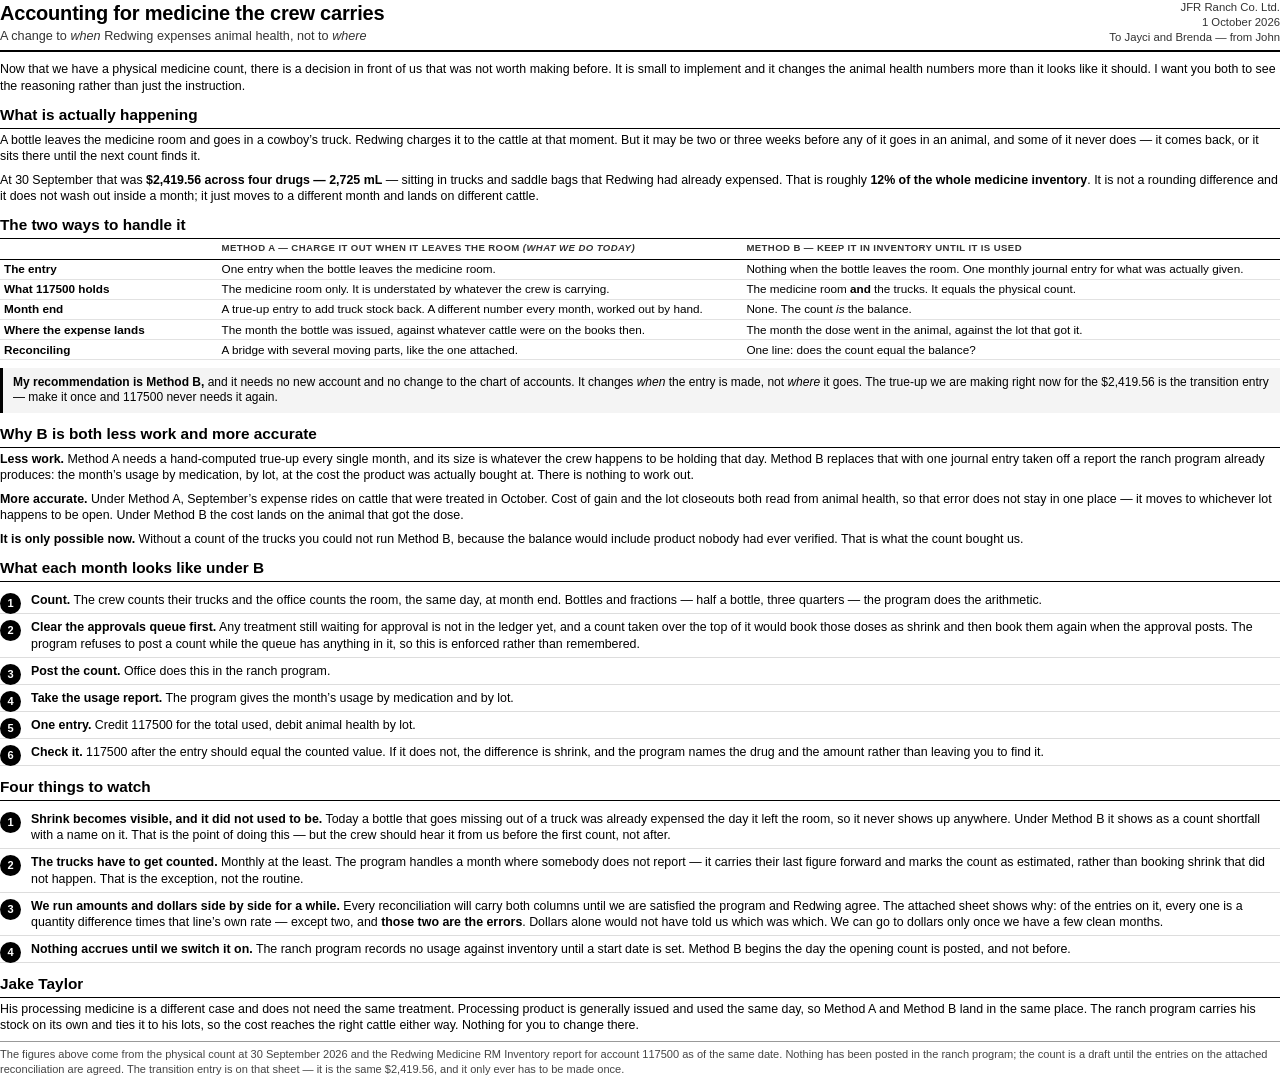
<file: docs/worksheets/2026-10-01_crew-medicine-accounting-memo.html>
<!doctype html><html lang="en"><head><meta charset="utf-8"><title>Accounting for crew-held medicine</title>
<style>
 @page{size:letter;margin:.5in .45in}
 *{box-sizing:border-box}
 body{font-family:"Helvetica Neue",Helvetica,Arial,sans-serif;color:#000;margin:0;font-size:8.8pt;line-height:1.3}
 .hdr{display:flex;justify-content:space-between;align-items:flex-end;gap:24px;border-bottom:2.5px solid #000;padding-bottom:6px;margin-bottom:9px}
 h1{font-size:15pt;margin:0 0 2px;letter-spacing:-.2px}
 .sub{font-size:9.5pt;color:#333}
 .meta{text-align:right;flex:0 0 auto;font-size:8.5pt;color:#333;white-space:nowrap}
 h2{font-size:11.5pt;margin:11px 0 3px;padding-bottom:3px;border-bottom:1.5px solid #000}
 p{margin:0 0 8px;font-size:9.3pt}
 table{width:100%;border-collapse:collapse}
 th{font-size:7.2pt;text-transform:uppercase;letter-spacing:.4px;text-align:left;padding:0 4px 4px;border-bottom:1.3px solid #000;color:#333}
 th.n{text-align:right}
 td{padding:1.9px 4px;border-bottom:1px solid #e2e2e2;vertical-align:top}
 td.n{text-align:right;font-variant-numeric:tabular-nums;white-space:nowrap}
 .med{font-weight:600}.rw{color:#444;font-size:8.2pt}.d{font-size:8.2pt;color:#444}
 td.u{font-size:8.2pt;color:#555}
 .j{font-weight:700}
 tr.zero td{color:#888}tr.zero td.med{color:#444;font-weight:400}
 tr.act td{background:#ededed}tr.open td{background:#f6f6f6}
 .tag{display:inline-block;font-size:6.3pt;text-transform:uppercase;letter-spacing:.4px;padding:0 4px;margin-left:5px;border-radius:2px;vertical-align:1.5px;font-weight:700;background:#000;color:#fff}
 tr.open .tag,tr.zero .tag{background:none;border:1px solid #777;color:#555}
 tfoot{display:table-row-group}
 tfoot td{border-top:1.8px solid #000;border-bottom:none;font-weight:700;padding-top:6px}
 .bridge{width:100%;border-collapse:collapse;margin:5px 0}
 .bridge td{padding:4.5px 6px;border-bottom:1px solid #ddd;font-size:9.3pt}
 .bridge td.n{text-align:right;font-variant-numeric:tabular-nums;white-space:nowrap}
 .bridge tr.sum td{border-top:1.5px solid #000;border-bottom:none;font-weight:700}
 .bridge tr.ind td:first-child{padding-left:26px;color:#555;font-size:8.8pt}
 .note{border-left:3px solid #000;background:#f4f4f4;padding:7px 10px;margin:8px 0;font-size:9pt}
 ol.steps{margin:5px 0 0;padding-left:0;list-style:none;counter-reset:s}
 ol.steps li{counter-increment:s;padding:5px 0 5px 31px;border-bottom:1px solid #ddd;position:relative;font-size:9.3pt}
 ol.steps li:before{content:counter(s);position:absolute;left:0;top:6px;width:21px;height:21px;background:#000;color:#fff;border-radius:50%;text-align:center;line-height:21px;font-size:8.3pt;font-weight:700}
 .amt{float:right;font-weight:700;font-variant-numeric:tabular-nums;white-space:nowrap;margin-left:12px}
 .confirm{border:1.5px solid #000;padding:8px 10px;margin:9px 0;font-size:9pt;page-break-inside:avoid;break-inside:avoid}
 .confirm>b:first-child{display:block;margin-bottom:3px}
 .keep{page-break-inside:avoid}
 .foot{margin-top:8px;font-size:8.3pt;color:#444;border-top:1px solid #999;padding-top:5px;page-break-inside:avoid;break-inside:avoid}
</style>
</head><body>

<div class="hdr">
 <div><h1>Accounting for medicine the crew carries</h1>
 <div class="sub">A change to <i>when</i> Redwing expenses animal health, not to <i>where</i></div></div>
 <div class="meta">JFR Ranch Co. Ltd.<br>1 October 2026<br>To Jayci and Brenda &mdash; from John</div>
</div>

<p>Now that we have a physical medicine count, there is a decision in front of us that was not worth making before.
It is small to implement and it changes the animal health numbers more than it looks like it should. I want you both
to see the reasoning rather than just the instruction.</p>

<h2>What is actually happening</h2>

<p>A bottle leaves the medicine room and goes in a cowboy&rsquo;s truck. Redwing charges it to the cattle at that moment.
But it may be two or three weeks before any of it goes in an animal, and some of it never does &mdash; it comes back, or
it sits there until the next count finds it.</p>

<p>At 30 September that was <b>$2,419.56 across four drugs &mdash; 2,725 mL</b> &mdash; sitting in trucks and saddle bags
that Redwing had already expensed. That is roughly <b>12% of the whole medicine inventory</b>. It is not a rounding
difference and it does not wash out inside a month; it just moves to a different month and lands on different cattle.</p>

<h2>The two ways to handle it</h2>

<table>
 <thead><tr><th style="width:17%">&nbsp;</th>
  <th style="width:41%">Method A &mdash; charge it out when it leaves the room <i>(what we do today)</i></th>
  <th style="width:42%">Method B &mdash; keep it in inventory until it is used</th></tr></thead>
 <tbody>
 <tr><td class="med">The entry</td>
     <td>One entry when the bottle leaves the medicine room.</td>
     <td>Nothing when the bottle leaves the room. One monthly journal entry for what was actually given.</td></tr>
 <tr><td class="med">What 117500 holds</td>
     <td>The medicine room only. It is understated by whatever the crew is carrying.</td>
     <td>The medicine room <b>and</b> the trucks. It equals the physical count.</td></tr>
 <tr><td class="med">Month end</td>
     <td>A true-up entry to add truck stock back. A different number every month, worked out by hand.</td>
     <td>None. The count <i>is</i> the balance.</td></tr>
 <tr><td class="med">Where the expense lands</td>
     <td>The month the bottle was issued, against whatever cattle were on the books then.</td>
     <td>The month the dose went in the animal, against the lot that got it.</td></tr>
 <tr><td class="med">Reconciling</td>
     <td>A bridge with several moving parts, like the one attached.</td>
     <td>One line: does the count equal the balance?</td></tr>
 </tbody>
</table>

<div class="note">
 <b>My recommendation is Method B,</b> and it needs no new account and no change to the chart of accounts. It changes
 <i>when</i> the entry is made, not <i>where</i> it goes. The true-up we are making right now for the $2,419.56 is the
 transition entry &mdash; make it once and 117500 never needs it again.
</div>

<h2>Why B is both less work and more accurate</h2>

<p><b>Less work.</b> Method A needs a hand-computed true-up every single month, and its size is whatever the crew happens
to be holding that day. Method B replaces that with one journal entry taken off a report the ranch program already
produces: the month&rsquo;s usage by medication, by lot, at the cost the product was actually bought at. There is nothing
to work out.</p>

<p><b>More accurate.</b> Under Method A, September&rsquo;s expense rides on cattle that were treated in October. Cost of gain
and the lot closeouts both read from animal health, so that error does not stay in one place &mdash; it moves to whichever
lot happens to be open. Under Method B the cost lands on the animal that got the dose.</p>

<p><b>It is only possible now.</b> Without a count of the trucks you could not run Method B, because the balance would
include product nobody had ever verified. That is what the count bought us.</p>

<h2>What each month looks like under B</h2>
<ol class="steps">
 <li><b>Count.</b> The crew counts their trucks and the office counts the room, the same day, at month end. Bottles and
 fractions &mdash; half a bottle, three quarters &mdash; the program does the arithmetic.</li>
 <li><b>Clear the approvals queue first.</b> Any treatment still waiting for approval is not in the ledger yet, and a count
 taken over the top of it would book those doses as shrink and then book them again when the approval posts. The program
 refuses to post a count while the queue has anything in it, so this is enforced rather than remembered.</li>
 <li><b>Post the count.</b> Office does this in the ranch program.</li>
 <li><b>Take the usage report.</b> The program gives the month&rsquo;s usage by medication and by lot.</li>
 <li><b>One entry.</b> Credit 117500 for the total used, debit animal health by lot.</li>
 <li><b>Check it.</b> 117500 after the entry should equal the counted value. If it does not, the difference is shrink, and
 the program names the drug and the amount rather than leaving you to find it.</li>
</ol>

<h2>Four things to watch</h2>
<ol class="steps">
 <li><b>Shrink becomes visible, and it did not used to be.</b> Today a bottle that goes missing out of a truck was already
 expensed the day it left the room, so it never shows up anywhere. Under Method B it shows as a count shortfall with a
 name on it. That is the point of doing this &mdash; but the crew should hear it from us before the first count, not after.</li>
 <li><b>The trucks have to get counted.</b> Monthly at the least. The program handles a month where somebody does not
 report &mdash; it carries their last figure forward and marks the count as estimated, rather than booking shrink that did
 not happen. That is the exception, not the routine.</li>
 <li><b>We run amounts and dollars side by side for a while.</b> Every reconciliation will carry both columns until we are
 satisfied the program and Redwing agree. The attached sheet shows why: of the entries on it, every one is a quantity
 difference times that line&rsquo;s own rate &mdash; except two, and <b>those two are the errors</b>. Dollars alone would not
 have told us which was which. We can go to dollars only once we have a few clean months.</li>
 <li><b>Nothing accrues until we switch it on.</b> The ranch program records no usage against inventory until a start date
 is set. Method B begins the day the opening count is posted, and not before.</li>
</ol>

<h2>Jake Taylor</h2>
<p>His processing medicine is a different case and does not need the same treatment. Processing product is generally issued
and used the same day, so Method A and Method B land in the same place. The ranch program carries his stock on its own
and ties it to his lots, so the cost reaches the right cattle either way. Nothing for you to change there.</p>

<div class="foot">
 The figures above come from the physical count at 30 September 2026 and the Redwing Medicine RM Inventory report for
 account 117500 as of the same date. Nothing has been posted in the ranch program; the count is a draft until the
 entries on the attached reconciliation are agreed. The transition entry is on that sheet &mdash; it is the same
 $2,419.56, and it only ever has to be made once.
</div>
</body></html>
</file>
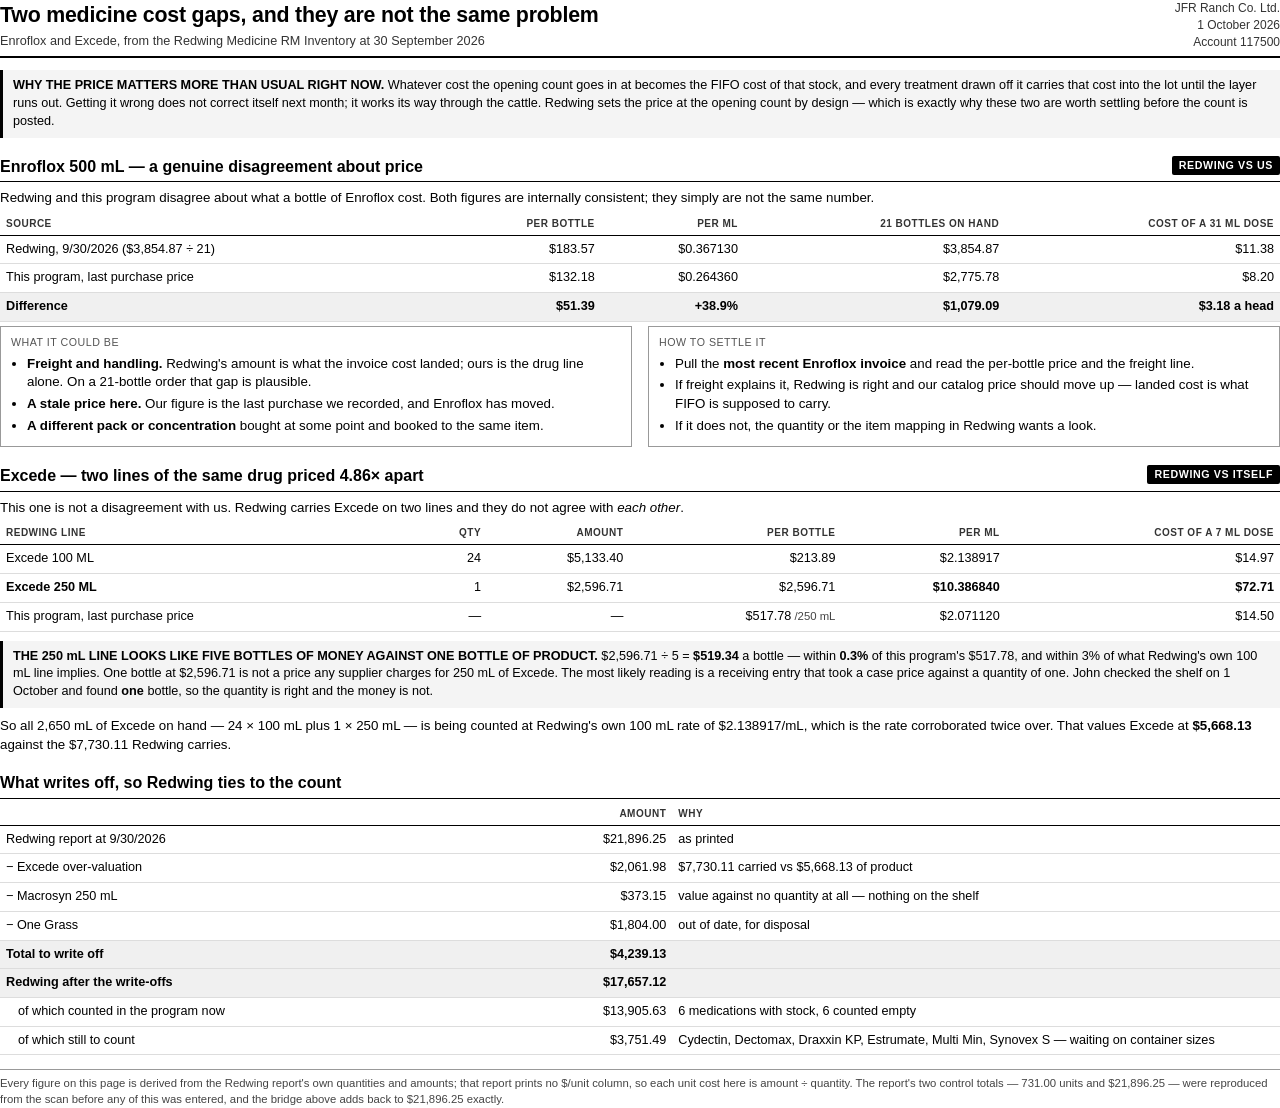
<file: docs/worksheets/2026-10-01_enroflox-excede-cost-gaps.html>
<!doctype html>
<html lang="en"><head><meta charset="utf-8">
<title>Medicine cost discrepancies</title>
<style>
  @page { size: letter; margin: 0.55in 0.5in 0.5in 0.5in; }
  * { box-sizing:border-box; }
  body { font-family:"Helvetica Neue",Helvetica,Arial,sans-serif; color:#000; margin:0;
         font-size:10pt; line-height:1.4; }
  .hdr { display:flex; justify-content:space-between; align-items:flex-end;
         border-bottom:2.5px solid #000; padding-bottom:6px; margin-bottom:12px; }
  h1 { font-size:16pt; margin:0 0 2px; letter-spacing:-0.2px; }
  .sub { font-size:9.5pt; color:#333; }
  .meta { text-align:right; font-size:9pt; color:#333; white-space:nowrap; }
  h2 { font-size:12pt; margin:18px 0 2px; padding-bottom:3px; border-bottom:1.5px solid #000; }
  h2 .tag { float:right; font-size:8pt; letter-spacing:0.6px; text-transform:uppercase;
            background:#000; color:#fff; padding:2px 7px; border-radius:2px; font-weight:600; }
  .lede { font-size:10pt; margin:7px 0 9px; }
  table { width:100%; border-collapse:collapse; margin:8px 0 4px; }
  th { font-size:7.5pt; text-transform:uppercase; letter-spacing:0.5px; text-align:left;
       padding:0 6px 4px; border-bottom:1.2px solid #000; color:#333; }
  td { padding:5px 6px; border-bottom:1px solid #ddd; font-size:9.5pt; }
  td.n, th.n { text-align:right; font-variant-numeric: tabular-nums; }
  tr.hi td { background:#f0f0f0; font-weight:700; }
  .flag { font-weight:700; }
  .note { border-left:3px solid #000; background:#f4f4f4; padding:7px 10px; margin:9px 0;
          font-size:9.5pt; }
  .two { display:flex; gap:16px; }
  .two > div { flex:1; }
  .k { font-size:8pt; text-transform:uppercase; letter-spacing:0.5px; color:#555; }
  .v { font-size:15pt; font-weight:700; line-height:1.1; }
  .vs { font-size:8.5pt; color:#444; }
  .box { border:1px solid #999; padding:8px 10px; }
  ul { margin:5px 0 0 16px; padding:0; }
  li { margin-bottom:3px; }
  .bridge td:first-child { width:46%; }
  .keep { page-break-inside: avoid; break-inside: avoid; }
  .contd { display:none; font-size:8.5pt; color:#555; border-bottom:1px solid #999;
           padding-bottom:4px; margin-bottom:4px; }
  @media print { .keep { page-break-before: auto; } }
  .foot { margin-top:14px; font-size:8.5pt; color:#444; border-top:1px solid #999; padding-top:6px; }
</style></head><body>

<div class="hdr">
  <div>
    <h1>Two medicine cost gaps, and they are not the same problem</h1>
    <div class="sub">Enroflox and Excede, from the Redwing Medicine RM Inventory at 30 September 2026</div>
  </div>
  <div class="meta">JFR Ranch Co. Ltd.<br>1 October 2026<br>Account 117500</div>
</div>

<div class="note">
  <b>WHY THE PRICE MATTERS MORE THAN USUAL RIGHT NOW.</b> Whatever cost the opening count goes in at becomes
  the FIFO cost of that stock, and every treatment drawn off it carries that cost into the lot until the
  layer runs out. Getting it wrong does not correct itself next month; it works its way through the cattle.
  Redwing sets the price at the opening count by design &mdash; which is exactly why these two are worth
  settling before the count is posted.
</div>

<h2><span class="tag">Redwing vs us</span>Enroflox 500 mL &mdash; a genuine disagreement about price</h2>
<p class="lede">Redwing and this program disagree about what a bottle of Enroflox cost. Both figures are
internally consistent; they simply are not the same number.</p>

<table>
  <thead><tr><th>Source</th><th class="n">Per bottle</th><th class="n">Per mL</th>
    <th class="n">21 bottles on hand</th><th class="n">Cost of a 31 mL dose</th></tr></thead>
  <tbody>
    <tr><td>Redwing, 9/30/2026 ($3,854.87 &divide; 21)</td><td class="n">$183.57</td><td class="n">$0.367130</td>
        <td class="n">$3,854.87</td><td class="n">$11.38</td></tr>
    <tr><td>This program, last purchase price</td><td class="n">$132.18</td><td class="n">$0.264360</td>
        <td class="n">$2,775.78</td><td class="n">$8.20</td></tr>
    <tr class="hi"><td>Difference</td><td class="n">$51.39</td><td class="n">+38.9%</td>
        <td class="n">$1,079.09</td><td class="n">$3.18 a head</td></tr>
  </tbody>
</table>

<div class="two">
  <div class="box"><div class="k">What it could be</div>
    <ul>
      <li><b>Freight and handling.</b> Redwing's amount is what the invoice cost landed; ours is the drug
      line alone. On a 21-bottle order that gap is plausible.</li>
      <li><b>A stale price here.</b> Our figure is the last purchase we recorded, and Enroflox has moved.</li>
      <li><b>A different pack or concentration</b> bought at some point and booked to the same item.</li>
    </ul>
  </div>
  <div class="box"><div class="k">How to settle it</div>
    <ul>
      <li>Pull the <b>most recent Enroflox invoice</b> and read the per-bottle price and the freight line.</li>
      <li>If freight explains it, Redwing is right and our catalog price should move up &mdash; landed cost is
      what FIFO is supposed to carry.</li>
      <li>If it does not, the quantity or the item mapping in Redwing wants a look.</li>
    </ul>
  </div>
</div>

<h2><span class="tag">Redwing vs itself</span>Excede &mdash; two lines of the same drug priced 4.86&times; apart</h2>
<p class="lede">This one is not a disagreement with us. Redwing carries Excede on two lines and they do not
agree with <i>each other</i>.</p>

<table>
  <thead><tr><th>Redwing line</th><th class="n">Qty</th><th class="n">Amount</th><th class="n">Per bottle</th>
    <th class="n">Per mL</th><th class="n">Cost of a 7 mL dose</th></tr></thead>
  <tbody>
    <tr><td>Excede 100 ML</td><td class="n">24</td><td class="n">$5,133.40</td><td class="n">$213.89</td>
        <td class="n">$2.138917</td><td class="n">$14.97</td></tr>
    <tr><td class="flag">Excede 250 ML</td><td class="n">1</td><td class="n">$2,596.71</td>
        <td class="n">$2,596.71</td><td class="n flag">$10.386840</td><td class="n flag">$72.71</td></tr>
    <tr><td>This program, last purchase price</td><td class="n">&mdash;</td><td class="n">&mdash;</td>
        <td class="n">$517.78<span class="vs"> /250&nbsp;mL</span></td><td class="n">$2.071120</td>
        <td class="n">$14.50</td></tr>
  </tbody>
</table>

<div class="note">
  <b>THE 250 mL LINE LOOKS LIKE FIVE BOTTLES OF MONEY AGAINST ONE BOTTLE OF PRODUCT.</b>
  $2,596.71 &divide; 5 = <b>$519.34</b> a bottle &mdash; within <b>0.3%</b> of this program's $517.78, and
  within 3% of what Redwing's own 100 mL line implies. One bottle at $2,596.71 is not a price any supplier
  charges for 250 mL of Excede. The most likely reading is a receiving entry that took a case price against
  a quantity of one. John checked the shelf on 1 October and found <b>one</b> bottle, so the quantity is
  right and the money is not.
</div>

<p class="lede">So all 2,650 mL of Excede on hand &mdash; 24 &times; 100 mL plus 1 &times; 250 mL &mdash; is
being counted at Redwing's own 100 mL rate of $2.138917/mL, which is the rate corroborated twice over.
That values Excede at <b>$5,668.13</b> against the $7,730.11 Redwing carries.</p>

<div class="keep">
<div class="contd">Medicine cost gaps &mdash; JFR Ranch &mdash; 1 October 2026 &mdash; continued</div>
<h2>What writes off, so Redwing ties to the count</h2>
<table class="bridge">
  <thead><tr><th>&nbsp;</th><th class="n">Amount</th><th>Why</th></tr></thead>
  <tbody>
    <tr><td>Redwing report at 9/30/2026</td><td class="n">$21,896.25</td><td>as printed</td></tr>
    <tr><td>&minus; Excede over-valuation</td><td class="n">$2,061.98</td>
        <td>$7,730.11 carried vs $5,668.13 of product</td></tr>
    <tr><td>&minus; Macrosyn 250 mL</td><td class="n">$373.15</td>
        <td>value against no quantity at all &mdash; nothing on the shelf</td></tr>
    <tr><td>&minus; One Grass</td><td class="n">$1,804.00</td>
        <td>out of date, for disposal</td></tr>
    <tr class="hi"><td>Total to write off</td><td class="n">$4,239.13</td><td>&nbsp;</td></tr>
    <tr class="hi"><td>Redwing after the write-offs</td><td class="n">$17,657.12</td><td>&nbsp;</td></tr>
    <tr><td style="padding-left:18px">of which counted in the program now</td><td class="n">$13,905.63</td>
        <td>6 medications with stock, 6 counted empty</td></tr>
    <tr><td style="padding-left:18px">of which still to count</td><td class="n">$3,751.49</td>
        <td>Cydectin, Dectomax, Draxxin KP, Estrumate, Multi Min, Synovex S &mdash; waiting on container sizes</td></tr>
  </tbody>
</table>

</div>

<div class="foot">
  Every figure on this page is derived from the Redwing report's own quantities and amounts; that report
  prints no $/unit column, so each unit cost here is amount &divide; quantity. The report's two control totals
  &mdash; 731.00 units and $21,896.25 &mdash; were reproduced from the scan before any of this was entered,
  and the bridge above adds back to $21,896.25 exactly.
</div>

</body></html>
</file>
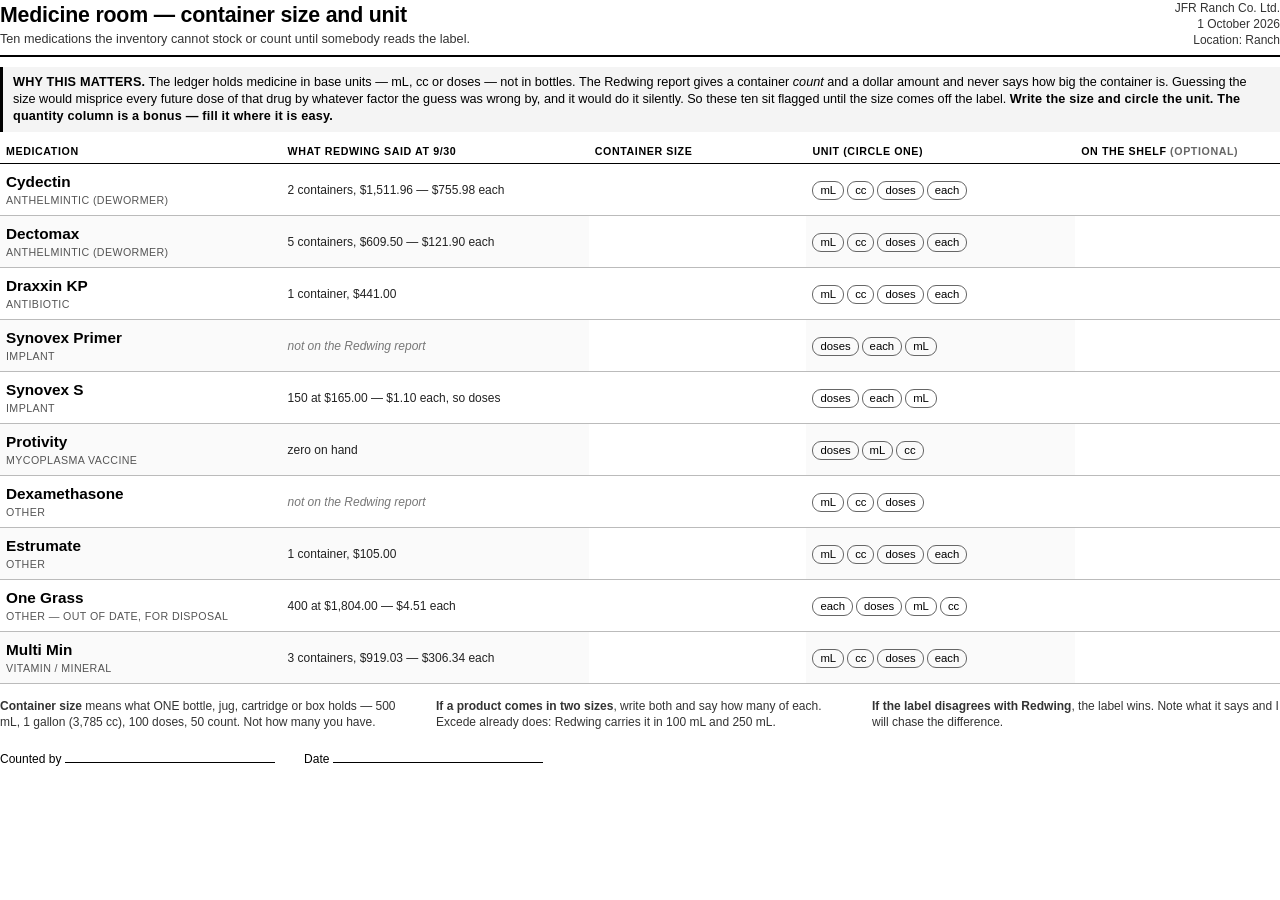
<file: docs/worksheets/2026-10-01_medicine-room-container-sizes.html>
<!doctype html>
<html lang="en"><head><meta charset="utf-8">
<title>Medicine room worksheet</title>
<style>
  @page { size: letter; margin: 0.55in 0.5in 0.5in 0.5in; }
  * { box-sizing: border-box; }
  body { font-family: "Helvetica Neue", Helvetica, Arial, sans-serif; color:#000;
         margin:0; font-size: 10.5pt; line-height: 1.35; }
  .hdr { display:flex; justify-content:space-between; align-items:flex-end;
         border-bottom: 2.5px solid #000; padding-bottom: 6px; margin-bottom: 10px; }
  h1 { font-size: 16pt; margin:0 0 2px; letter-spacing:-0.2px; }
  .sub { font-size: 9.5pt; color:#333; }
  .meta { text-align:right; font-size: 9pt; color:#333; white-space:nowrap; }
  .why { border-left: 3px solid #000; padding: 7px 10px; margin: 0 0 12px;
         background:#f4f4f4; font-size: 9.5pt; }
  .why b { letter-spacing: 0.2px; }
  table { width:100%; border-collapse: collapse; }
  th { font-size: 8pt; text-transform: uppercase; letter-spacing: 0.6px;
       text-align:left; padding: 0 6px 5px; border-bottom: 1.5px solid #000; vertical-align:bottom; }
  td { padding: 0 6px; border-bottom: 1px solid #bbb; height: 52px; vertical-align: middle; }
  tr:nth-child(even) td { background: #fafafa; }
  .med { font-weight: 700; font-size: 11.5pt; }
  .cat { font-size: 8pt; color:#555; text-transform: uppercase; letter-spacing:0.4px; }
  .rw { font-size: 9pt; color:#222; }
  .rw .none { color:#777; font-style: italic; }
  .write { background: #fff !important; }
  .units span { display:inline-block; border:1px solid #666; border-radius: 9px;
                padding: 1px 7px; margin-right: 3px; font-size: 8.5pt; }
  .q { font-size: 8pt; color:#666; }
  .foot { margin-top: 14px; font-size: 9pt; color:#333; display:flex; gap:28px; }
  .foot div { flex:1; }
  .sig { margin-top: 20px; font-size:9pt; }
  .sig span { display:inline-block; border-bottom:1px solid #000; width: 210px; margin-right: 26px; }
</style></head><body>

<div class="hdr">
  <div>
    <h1>Medicine room &mdash; container size and unit</h1>
    <div class="sub">Ten medications the inventory cannot stock or count until somebody reads the label.</div>
  </div>
  <div class="meta">JFR Ranch Co. Ltd.<br>1 October 2026<br>Location: Ranch</div>
</div>

<div class="why">
  <b>WHY THIS MATTERS.</b> The ledger holds medicine in base units &mdash; mL, cc or doses &mdash; not in
  bottles. The Redwing report gives a container <i>count</i> and a dollar amount and never says how big the
  container is. Guessing the size would misprice every future dose of that drug by whatever factor the guess
  was wrong by, and it would do it silently. So these ten sit flagged until the size comes off the label.
  <b>Write the size and circle the unit. The quantity column is a bonus &mdash; fill it where it is easy.</b>
</div>

<table>
  <thead><tr>
    <th style="width:22%">Medication</th>
    <th style="width:24%">What Redwing said at 9/30</th>
    <th style="width:17%">Container size</th>
    <th style="width:21%">Unit (circle one)</th>
    <th style="width:16%">On the shelf <span class="q">(optional)</span></th>
  </tr></thead>
  <tbody id="rows"></tbody>
</table>

<div class="foot">
  <div><b>Container size</b> means what ONE bottle, jug, cartridge or box holds &mdash; 500 mL, 1 gallon
  (3,785 cc), 100 doses, 50 count. Not how many you have.</div>
  <div><b>If a product comes in two sizes</b>, write both and say how many of each. Excede already does:
  Redwing carries it in 100 mL and 250 mL.</div>
  <div><b>If the label disagrees with Redwing</b>, the label wins. Note what it says and I will chase the
  difference.</div>
</div>

<div class="sig">Counted by <span></span> Date <span></span></div>

<script>
const rows = [
 ["Cydectin","Anthelmintic (dewormer)","2 containers, $1,511.96 &mdash; $755.98 each","mL|cc|doses|each"],
 ["Dectomax","Anthelmintic (dewormer)","5 containers, $609.50 &mdash; $121.90 each","mL|cc|doses|each"],
 ["Draxxin KP","Antibiotic","1 container, $441.00","mL|cc|doses|each"],
 ["Synovex Primer","Implant","<span class='none'>not on the Redwing report</span>","doses|each|mL"],
 ["Synovex S","Implant","150 at $165.00 &mdash; $1.10 each, so doses","doses|each|mL"],
 ["Protivity","Mycoplasma vaccine","zero on hand","doses|mL|cc"],
 ["Dexamethasone","Other","<span class='none'>not on the Redwing report</span>","mL|cc|doses"],
 ["Estrumate","Other","1 container, $105.00","mL|cc|doses|each"],
 ["One Grass","Other &mdash; out of date, for disposal","400 at $1,804.00 &mdash; $4.51 each","each|doses|mL|cc"],
 ["Multi Min","Vitamin / mineral","3 containers, $919.03 &mdash; $306.34 each","mL|cc|doses|each"],
];
document.getElementById('rows').innerHTML = rows.map(([n,c,rw,u]) => `
 <tr>
   <td><div class="med">${n}</div><div class="cat">${c}</div></td>
   <td class="rw">${rw}</td>
   <td class="write"></td>
   <td class="units">${u.split('|').map(x=>`<span>${x}</span>`).join('')}</td>
   <td class="write"></td>
 </tr>`).join('');
</script>
</body></html>
</file>
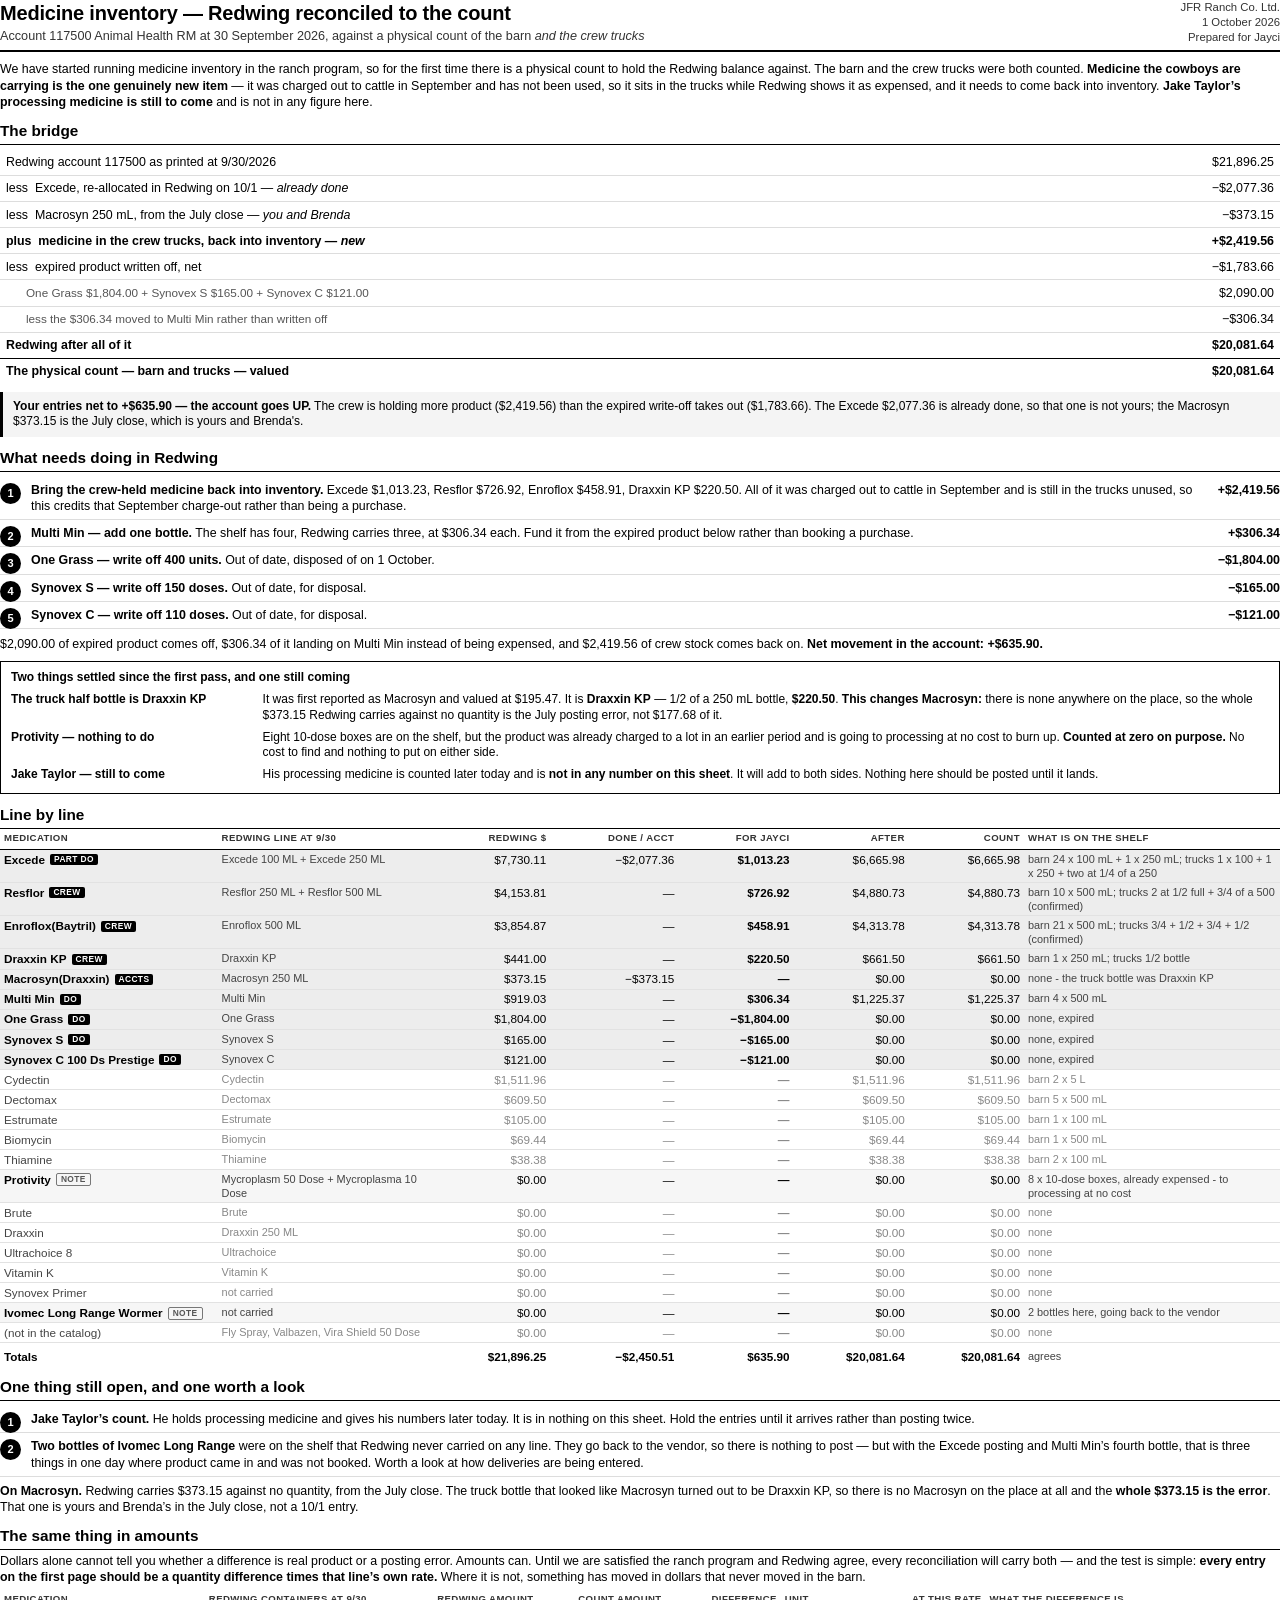
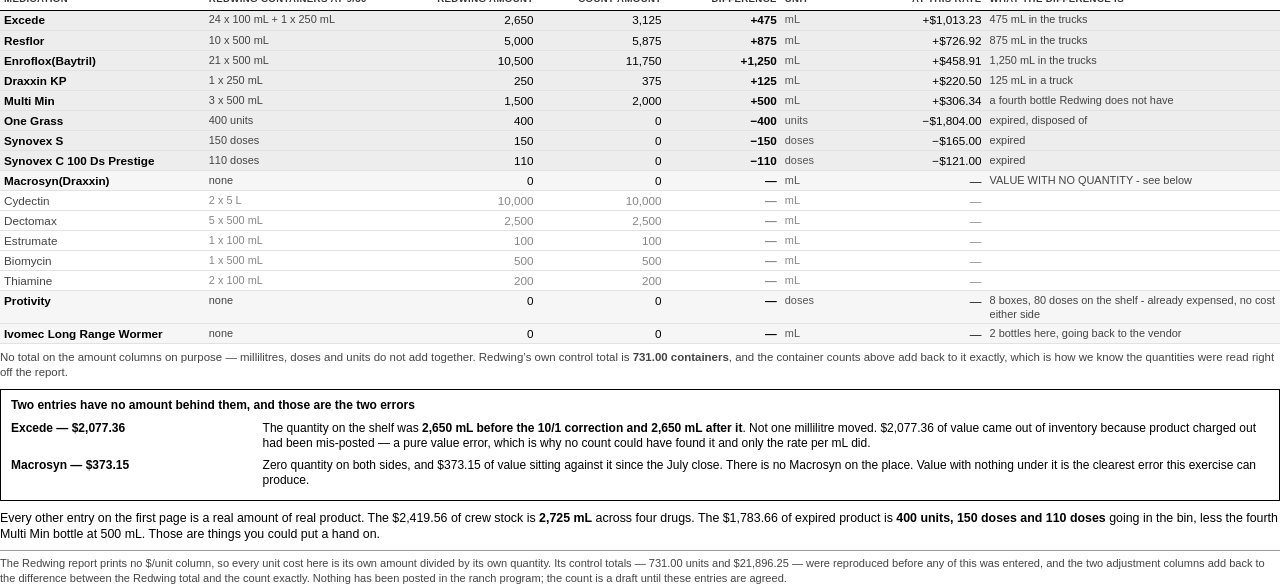
<file: docs/worksheets/2026-10-01_redwing-reconciliation-for-jayci.html>
<!doctype html><html lang="en"><head><meta charset="utf-8"><title>Medicine inventory reconciliation</title>
<style>
 @page{size:letter;margin:.5in .45in}
 *{box-sizing:border-box}
 body{font-family:"Helvetica Neue",Helvetica,Arial,sans-serif;color:#000;margin:0;font-size:8.8pt;line-height:1.3}
 .hdr{display:flex;justify-content:space-between;align-items:flex-end;gap:24px;border-bottom:2.5px solid #000;padding-bottom:6px;margin-bottom:9px}
 h1{font-size:15pt;margin:0 0 2px;letter-spacing:-.2px}
 .sub{font-size:9.5pt;color:#333}
 .meta{text-align:right;flex:0 0 auto;font-size:8.5pt;color:#333;white-space:nowrap}
 h2{font-size:11.5pt;margin:11px 0 3px;padding-bottom:3px;border-bottom:1.5px solid #000}
 p{margin:0 0 8px;font-size:9.3pt}
 table{width:100%;border-collapse:collapse}
 th{font-size:7.2pt;text-transform:uppercase;letter-spacing:.4px;text-align:left;padding:0 4px 4px;border-bottom:1.3px solid #000;color:#333}
 th.n{text-align:right}
 td{padding:1.9px 4px;border-bottom:1px solid #e2e2e2;vertical-align:top}
 td.n{text-align:right;font-variant-numeric:tabular-nums;white-space:nowrap}
 .med{font-weight:600}.rw{color:#444;font-size:8.2pt}.d{font-size:8.2pt;color:#444}
 td.u{font-size:8.2pt;color:#555}
 .j{font-weight:700}
 tr.zero td{color:#888}tr.zero td.med{color:#444;font-weight:400}
 tr.act td{background:#ededed}tr.open td{background:#f6f6f6}
 .tag{display:inline-block;font-size:6.3pt;text-transform:uppercase;letter-spacing:.4px;padding:0 4px;margin-left:5px;border-radius:2px;vertical-align:1.5px;font-weight:700;background:#000;color:#fff}
 tr.open .tag,tr.zero .tag{background:none;border:1px solid #777;color:#555}
 tfoot{display:table-row-group}
 tfoot td{border-top:1.8px solid #000;border-bottom:none;font-weight:700;padding-top:6px}
 .bridge{width:100%;border-collapse:collapse;margin:5px 0}
 .bridge td{padding:4.5px 6px;border-bottom:1px solid #ddd;font-size:9.3pt}
 .bridge td.n{text-align:right;font-variant-numeric:tabular-nums;white-space:nowrap}
 .bridge tr.sum td{border-top:1.5px solid #000;border-bottom:none;font-weight:700}
 .bridge tr.ind td:first-child{padding-left:26px;color:#555;font-size:8.8pt}
 .note{border-left:3px solid #000;background:#f4f4f4;padding:7px 10px;margin:8px 0;font-size:9pt}
 ol.steps{margin:5px 0 0;padding-left:0;list-style:none;counter-reset:s}
 ol.steps li{counter-increment:s;padding:5px 0 5px 31px;border-bottom:1px solid #ddd;position:relative;font-size:9.3pt}
 ol.steps li:before{content:counter(s);position:absolute;left:0;top:6px;width:21px;height:21px;background:#000;color:#fff;border-radius:50%;text-align:center;line-height:21px;font-size:8.3pt;font-weight:700}
 .amt{float:right;font-weight:700;font-variant-numeric:tabular-nums;white-space:nowrap;margin-left:12px}
 .confirm{border:1.5px solid #000;padding:8px 10px;margin:9px 0;font-size:9pt;page-break-inside:avoid;break-inside:avoid}
 .confirm>b:first-child{display:block;margin-bottom:3px}
 .keep{page-break-inside:avoid}
 .foot{margin-top:8px;font-size:8.3pt;color:#444;border-top:1px solid #999;padding-top:5px;page-break-inside:avoid;break-inside:avoid}
</style></head><body>

<div class="hdr">
 <div><h1>Medicine inventory &mdash; Redwing reconciled to the count</h1>
 <div class="sub">Account 117500 Animal Health RM at 30 September 2026, against a physical count of the barn <i>and the crew trucks</i></div></div>
 <div class="meta">JFR Ranch Co. Ltd.<br>1 October 2026<br>Prepared for Jayci</div>
</div>

<p>We have started running medicine inventory in the ranch program, so for the first time there is a physical count to
hold the Redwing balance against. The barn and the crew trucks were both counted. <b>Medicine the cowboys are carrying is the one genuinely new
item</b> &mdash; it was charged out to cattle in September and has not been used, so it sits in the trucks while
Redwing shows it as expensed, and it needs to come back into inventory. <b>Jake Taylor&rsquo;s processing medicine is
still to come</b> and is not in any figure here.</p>

<h2>The bridge</h2>
<table class="bridge">
 <tr><td>Redwing account 117500 as printed at 9/30/2026</td><td class="n">$21,896.25</td></tr>
 <tr><td>less&nbsp; Excede, re-allocated in Redwing on 10/1 &mdash; <i>already done</i></td><td class="n">&minus;$2,077.36</td></tr>
 <tr><td>less&nbsp; Macrosyn 250 mL, from the July close &mdash; <i>you and Brenda</i></td><td class="n">&minus;$373.15</td></tr>
 <tr><td><b>plus&nbsp; medicine in the crew trucks, back into inventory &mdash; <i>new</i></b></td><td class="n"><b>+$2,419.56</b></td></tr>
 <tr><td>less&nbsp; expired product written off, net</td><td class="n">&minus;$1,783.66</td></tr>
 <tr class="ind"><td>One Grass $1,804.00 + Synovex S $165.00 + Synovex C $121.00</td><td class="n">$2,090.00</td></tr>
 <tr class="ind"><td>less the $306.34 moved to Multi Min rather than written off</td><td class="n">&minus;$306.34</td></tr>
 <tr class="sum"><td>Redwing after all of it</td><td class="n">$20,081.64</td></tr>
 <tr class="sum"><td>The physical count &mdash; barn and trucks &mdash; valued</td><td class="n">$20,081.64</td></tr>
</table>

<div class="note">
 <b>Your entries net to +$635.90 &mdash; the account goes UP.</b> The crew is holding more product
 ($2,419.56) than the expired write-off takes out ($1,783.66). The Excede $2,077.36 is already done, so that one
 is not yours; the Macrosyn $373.15 is the July close, which is yours and Brenda's.
</div>

<h2>What needs doing in Redwing</h2>
<ol class="steps">
 <li><span class="amt">+$2,419.56</span><b>Bring the crew-held medicine back into inventory.</b> Excede $1,013.23,
 Resflor $726.92, Enroflox $458.91, Draxxin KP $220.50. All of it was charged out to cattle in September and is still
 in the trucks unused, so this credits that September charge-out rather than being a purchase.</li>
 <li><span class="amt">+$306.34</span><b>Multi Min &mdash; add one bottle.</b> The shelf has four, Redwing carries
 three, at $306.34 each. Fund it from the expired product below rather than booking a purchase.</li>
 <li><span class="amt">&minus;$1,804.00</span><b>One Grass &mdash; write off 400 units.</b> Out of date, disposed of on 1 October.</li>
 <li><span class="amt">&minus;$165.00</span><b>Synovex S &mdash; write off 150 doses.</b> Out of date, for disposal.</li>
 <li><span class="amt">&minus;$121.00</span><b>Synovex C &mdash; write off 110 doses.</b> Out of date, for disposal.</li>
</ol>
<p style="margin-top:7px">$2,090.00 of expired product comes off, $306.34 of it landing on Multi Min instead of being
expensed, and $2,419.56 of crew stock comes back on. <b>Net movement in the account: +$635.90.</b></p>

<div class="confirm">
 <b>Two things settled since the first pass, and one still coming</b>
 <table style="width:100%;border-collapse:collapse;margin-top:4px">
  <tr><td style="width:20%;padding:3px 6px 3px 0;border:none;vertical-align:top"><b>The truck half bottle is Draxxin KP</b></td>
      <td style="padding:3px 0;border:none">It was first reported as Macrosyn and valued at $195.47. It is <b>Draxxin KP</b>
      &mdash; 1/2 of a 250 mL bottle, <b>$220.50</b>. <b>This changes Macrosyn:</b> there is none anywhere on the place, so the
      whole $373.15 Redwing carries against no quantity is the July posting error, not $177.68 of it.</td></tr>
  <tr><td style="padding:3px 6px 3px 0;border:none;vertical-align:top"><b>Protivity &mdash; nothing to do</b></td>
      <td style="padding:3px 0;border:none">Eight 10-dose boxes are on the shelf, but the product was already charged to a lot in
      an earlier period and is going to processing at no cost to burn up. <b>Counted at zero on purpose.</b> No cost to find and
      nothing to put on either side.</td></tr>
  <tr><td style="padding:3px 6px 3px 0;border:none;vertical-align:top"><b>Jake Taylor &mdash; still to come</b></td>
      <td style="padding:3px 0;border:none">His processing medicine is counted later today and is <b>not in any number on this
      sheet</b>. It will add to both sides. Nothing here should be posted until it lands.</td></tr>
 </table>
</div>

<h2>Line by line</h2>
<table>
 <thead><tr>
  <th style="width:17%">Medication</th><th style="width:17%">Redwing line at 9/30</th>
  <th class="n" style="width:9%">Redwing $</th><th class="n" style="width:10%">Done / acct</th>
  <th class="n" style="width:9%">For Jayci</th><th class="n" style="width:9%">After</th>
  <th class="n" style="width:9%">Count</th><th style="width:20%">What is on the shelf</th>
 </tr></thead>
 <tbody>
<tr class="act">
 <td class="med">Excede<span class="tag">part do</span></td>
 <td class="rw">Excede 100 ML + Excede 250 ML</td><td class="n">$7,730.11</td>
 <td class="n">&minus;$2,077.36</td><td class="n j">$1,013.23</td>
 <td class="n">$6,665.98</td>
 <td class="n">$6,665.98</td>
 <td class="d">barn 24 x 100 mL + 1 x 250 mL; trucks 1 x 100 + 1 x 250 + two at 1/4 of a 250</td></tr>
<tr class="act">
 <td class="med">Resflor<span class="tag">crew</span></td>
 <td class="rw">Resflor 250 ML + Resflor 500 ML</td><td class="n">$4,153.81</td>
 <td class="n">&mdash;</td><td class="n j">$726.92</td>
 <td class="n">$4,880.73</td>
 <td class="n">$4,880.73</td>
 <td class="d">barn 10 x 500 mL; trucks 2 at 1/2 full + 3/4 of a 500 (confirmed)</td></tr>
<tr class="act">
 <td class="med">Enroflox(Baytril)<span class="tag">crew</span></td>
 <td class="rw">Enroflox 500 ML</td><td class="n">$3,854.87</td>
 <td class="n">&mdash;</td><td class="n j">$458.91</td>
 <td class="n">$4,313.78</td>
 <td class="n">$4,313.78</td>
 <td class="d">barn 21 x 500 mL; trucks 3/4 + 1/2 + 3/4 + 1/2 (confirmed)</td></tr>
<tr class="act">
 <td class="med">Draxxin KP<span class="tag">crew</span></td>
 <td class="rw">Draxxin KP</td><td class="n">$441.00</td>
 <td class="n">&mdash;</td><td class="n j">$220.50</td>
 <td class="n">$661.50</td>
 <td class="n">$661.50</td>
 <td class="d">barn 1 x 250 mL; trucks 1/2 bottle</td></tr>
<tr class="act">
 <td class="med">Macrosyn(Draxxin)<span class="tag">accts</span></td>
 <td class="rw">Macrosyn 250 ML</td><td class="n">$373.15</td>
 <td class="n">&minus;$373.15</td><td class="n j">&mdash;</td>
 <td class="n">$0.00</td>
 <td class="n">$0.00</td>
 <td class="d">none - the truck bottle was Draxxin KP</td></tr>
<tr class="act">
 <td class="med">Multi Min<span class="tag">do</span></td>
 <td class="rw">Multi Min</td><td class="n">$919.03</td>
 <td class="n">&mdash;</td><td class="n j">$306.34</td>
 <td class="n">$1,225.37</td>
 <td class="n">$1,225.37</td>
 <td class="d">barn 4 x 500 mL</td></tr>
<tr class="act">
 <td class="med">One Grass<span class="tag">do</span></td>
 <td class="rw">One Grass</td><td class="n">$1,804.00</td>
 <td class="n">&mdash;</td><td class="n j">&minus;$1,804.00</td>
 <td class="n">$0.00</td>
 <td class="n">$0.00</td>
 <td class="d">none, expired</td></tr>
<tr class="act">
 <td class="med">Synovex S<span class="tag">do</span></td>
 <td class="rw">Synovex S</td><td class="n">$165.00</td>
 <td class="n">&mdash;</td><td class="n j">&minus;$165.00</td>
 <td class="n">$0.00</td>
 <td class="n">$0.00</td>
 <td class="d">none, expired</td></tr>
<tr class="act">
 <td class="med">Synovex C 100 Ds Prestige<span class="tag">do</span></td>
 <td class="rw">Synovex C</td><td class="n">$121.00</td>
 <td class="n">&mdash;</td><td class="n j">&minus;$121.00</td>
 <td class="n">$0.00</td>
 <td class="n">$0.00</td>
 <td class="d">none, expired</td></tr>
<tr class="zero">
 <td class="med">Cydectin</td>
 <td class="rw">Cydectin</td><td class="n">$1,511.96</td>
 <td class="n">&mdash;</td><td class="n j">&mdash;</td>
 <td class="n">$1,511.96</td>
 <td class="n">$1,511.96</td>
 <td class="d">barn 2 x 5 L</td></tr>
<tr class="zero">
 <td class="med">Dectomax</td>
 <td class="rw">Dectomax</td><td class="n">$609.50</td>
 <td class="n">&mdash;</td><td class="n j">&mdash;</td>
 <td class="n">$609.50</td>
 <td class="n">$609.50</td>
 <td class="d">barn 5 x 500 mL</td></tr>
<tr class="zero">
 <td class="med">Estrumate</td>
 <td class="rw">Estrumate</td><td class="n">$105.00</td>
 <td class="n">&mdash;</td><td class="n j">&mdash;</td>
 <td class="n">$105.00</td>
 <td class="n">$105.00</td>
 <td class="d">barn 1 x 100 mL</td></tr>
<tr class="zero">
 <td class="med">Biomycin</td>
 <td class="rw">Biomycin</td><td class="n">$69.44</td>
 <td class="n">&mdash;</td><td class="n j">&mdash;</td>
 <td class="n">$69.44</td>
 <td class="n">$69.44</td>
 <td class="d">barn 1 x 500 mL</td></tr>
<tr class="zero">
 <td class="med">Thiamine</td>
 <td class="rw">Thiamine</td><td class="n">$38.38</td>
 <td class="n">&mdash;</td><td class="n j">&mdash;</td>
 <td class="n">$38.38</td>
 <td class="n">$38.38</td>
 <td class="d">barn 2 x 100 mL</td></tr>
<tr class="open">
 <td class="med">Protivity<span class="tag">note</span></td>
 <td class="rw">Mycroplasm 50 Dose + Mycroplasma 10 Dose</td><td class="n">$0.00</td>
 <td class="n">&mdash;</td><td class="n j">&mdash;</td>
 <td class="n">$0.00</td>
 <td class="n">$0.00</td>
 <td class="d">8 x 10-dose boxes, already expensed - to processing at no cost</td></tr>
<tr class="zero">
 <td class="med">Brute</td>
 <td class="rw">Brute</td><td class="n">$0.00</td>
 <td class="n">&mdash;</td><td class="n j">&mdash;</td>
 <td class="n">$0.00</td>
 <td class="n">$0.00</td>
 <td class="d">none</td></tr>
<tr class="zero">
 <td class="med">Draxxin</td>
 <td class="rw">Draxxin 250 ML</td><td class="n">$0.00</td>
 <td class="n">&mdash;</td><td class="n j">&mdash;</td>
 <td class="n">$0.00</td>
 <td class="n">$0.00</td>
 <td class="d">none</td></tr>
<tr class="zero">
 <td class="med">Ultrachoice 8</td>
 <td class="rw">Ultrachoice</td><td class="n">$0.00</td>
 <td class="n">&mdash;</td><td class="n j">&mdash;</td>
 <td class="n">$0.00</td>
 <td class="n">$0.00</td>
 <td class="d">none</td></tr>
<tr class="zero">
 <td class="med">Vitamin K</td>
 <td class="rw">Vitamin K</td><td class="n">$0.00</td>
 <td class="n">&mdash;</td><td class="n j">&mdash;</td>
 <td class="n">$0.00</td>
 <td class="n">$0.00</td>
 <td class="d">none</td></tr>
<tr class="zero">
 <td class="med">Synovex Primer</td>
 <td class="rw">not carried</td><td class="n">$0.00</td>
 <td class="n">&mdash;</td><td class="n j">&mdash;</td>
 <td class="n">$0.00</td>
 <td class="n">$0.00</td>
 <td class="d">none</td></tr>
<tr class="open">
 <td class="med">Ivomec Long Range Wormer<span class="tag">note</span></td>
 <td class="rw">not carried</td><td class="n">$0.00</td>
 <td class="n">&mdash;</td><td class="n j">&mdash;</td>
 <td class="n">$0.00</td>
 <td class="n">$0.00</td>
 <td class="d">2 bottles here, going back to the vendor</td></tr>
<tr class="zero">
 <td class="med">(not in the catalog)</td>
 <td class="rw">Fly Spray, Valbazen, Vira Shield 50 Dose</td><td class="n">$0.00</td>
 <td class="n">&mdash;</td><td class="n j">&mdash;</td>
 <td class="n">$0.00</td>
 <td class="n">$0.00</td>
 <td class="d">none</td></tr>
 </tbody>
 <tfoot><tr><td colspan="2">Totals</td><td class="n">$21,896.25</td><td class="n">&minus;$2,450.51</td>
 <td class="n">$635.90</td><td class="n">$20,081.64</td><td class="n">$20,081.64</td>
 <td class="d" style="font-weight:400">agrees</td></tr></tfoot>
</table>

<div class="keep">
<h2>One thing still open, and one worth a look</h2>
<ol class="steps">
 <li><b>Jake Taylor&rsquo;s count.</b> He holds processing medicine and gives his numbers later today. It is in nothing on this
 sheet. Hold the entries until it arrives rather than posting twice.</li>
 <li><b>Two bottles of Ivomec Long Range</b> were on the shelf that Redwing never carried on any line. They go back to the
 vendor, so there is nothing to post &mdash; but with the Excede posting and Multi Min&rsquo;s fourth bottle, that is three
 things in one day where product came in and was not booked. Worth a look at how deliveries are being entered.</li>
</ol>
<p style="margin-top:6px"><b>On Macrosyn.</b> Redwing carries $373.15 against no quantity, from the July close. The truck
bottle that looked like Macrosyn turned out to be Draxxin KP, so there is no Macrosyn on the place at all and the <b>whole
$373.15 is the error</b>. That one is yours and Brenda&rsquo;s in the July close, not a 10/1 entry.</p>
</div>

<h2 style="page-break-before:always">The same thing in amounts</h2>
<p>Dollars alone cannot tell you whether a difference is real product or a posting error. Amounts can. Until we are
satisfied the ranch program and Redwing agree, every reconciliation will carry both &mdash; and the test is simple:
<b>every entry on the first page should be a quantity difference times that line&rsquo;s own rate.</b> Where it is not,
something has moved in dollars that never moved in the barn.</p>

<table>
 <thead><tr>
  <th style="width:16%">Medication</th><th style="width:16%">Redwing containers at 9/30</th>
  <th class="n" style="width:10%">Redwing amount</th><th class="n" style="width:10%">Count amount</th>
  <th class="n" style="width:9%">Difference</th><th style="width:6%">Unit</th>
  <th class="n" style="width:10%">At this rate</th><th style="width:23%">What the difference is</th>
 </tr></thead>
 <tbody>
<tr class="act">
 <td class="med">Excede</td><td class="rw">24 x 100 mL + 1 x 250 mL</td>
 <td class="n">2,650</td><td class="n">3,125</td>
 <td class="n"><b>+475</b></td><td class="u">mL</td>
 <td class="n">+$1,013.23</td><td class="d">475 mL in the trucks</td></tr>
<tr class="act">
 <td class="med">Resflor</td><td class="rw">10 x 500 mL</td>
 <td class="n">5,000</td><td class="n">5,875</td>
 <td class="n"><b>+875</b></td><td class="u">mL</td>
 <td class="n">+$726.92</td><td class="d">875 mL in the trucks</td></tr>
<tr class="act">
 <td class="med">Enroflox(Baytril)</td><td class="rw">21 x 500 mL</td>
 <td class="n">10,500</td><td class="n">11,750</td>
 <td class="n"><b>+1,250</b></td><td class="u">mL</td>
 <td class="n">+$458.91</td><td class="d">1,250 mL in the trucks</td></tr>
<tr class="act">
 <td class="med">Draxxin KP</td><td class="rw">1 x 250 mL</td>
 <td class="n">250</td><td class="n">375</td>
 <td class="n"><b>+125</b></td><td class="u">mL</td>
 <td class="n">+$220.50</td><td class="d">125 mL in a truck</td></tr>
<tr class="act">
 <td class="med">Multi Min</td><td class="rw">3 x 500 mL</td>
 <td class="n">1,500</td><td class="n">2,000</td>
 <td class="n"><b>+500</b></td><td class="u">mL</td>
 <td class="n">+$306.34</td><td class="d">a fourth bottle Redwing does not have</td></tr>
<tr class="act">
 <td class="med">One Grass</td><td class="rw">400 units</td>
 <td class="n">400</td><td class="n">0</td>
 <td class="n"><b>&minus;400</b></td><td class="u">units</td>
 <td class="n">&minus;$1,804.00</td><td class="d">expired, disposed of</td></tr>
<tr class="act">
 <td class="med">Synovex S</td><td class="rw">150 doses</td>
 <td class="n">150</td><td class="n">0</td>
 <td class="n"><b>&minus;150</b></td><td class="u">doses</td>
 <td class="n">&minus;$165.00</td><td class="d">expired</td></tr>
<tr class="act">
 <td class="med">Synovex C 100 Ds Prestige</td><td class="rw">110 doses</td>
 <td class="n">110</td><td class="n">0</td>
 <td class="n"><b>&minus;110</b></td><td class="u">doses</td>
 <td class="n">&minus;$121.00</td><td class="d">expired</td></tr>
<tr class="open">
 <td class="med">Macrosyn(Draxxin)</td><td class="rw">none</td>
 <td class="n">0</td><td class="n">0</td>
 <td class="n"><b>&mdash;</b></td><td class="u">mL</td>
 <td class="n">&mdash;</td><td class="d">VALUE WITH NO QUANTITY - see below</td></tr>
<tr class="zero">
 <td class="med">Cydectin</td><td class="rw">2 x 5 L</td>
 <td class="n">10,000</td><td class="n">10,000</td>
 <td class="n"><b>&mdash;</b></td><td class="u">mL</td>
 <td class="n">&mdash;</td><td class="d"></td></tr>
<tr class="zero">
 <td class="med">Dectomax</td><td class="rw">5 x 500 mL</td>
 <td class="n">2,500</td><td class="n">2,500</td>
 <td class="n"><b>&mdash;</b></td><td class="u">mL</td>
 <td class="n">&mdash;</td><td class="d"></td></tr>
<tr class="zero">
 <td class="med">Estrumate</td><td class="rw">1 x 100 mL</td>
 <td class="n">100</td><td class="n">100</td>
 <td class="n"><b>&mdash;</b></td><td class="u">mL</td>
 <td class="n">&mdash;</td><td class="d"></td></tr>
<tr class="zero">
 <td class="med">Biomycin</td><td class="rw">1 x 500 mL</td>
 <td class="n">500</td><td class="n">500</td>
 <td class="n"><b>&mdash;</b></td><td class="u">mL</td>
 <td class="n">&mdash;</td><td class="d"></td></tr>
<tr class="zero">
 <td class="med">Thiamine</td><td class="rw">2 x 100 mL</td>
 <td class="n">200</td><td class="n">200</td>
 <td class="n"><b>&mdash;</b></td><td class="u">mL</td>
 <td class="n">&mdash;</td><td class="d"></td></tr>
<tr class="open">
 <td class="med">Protivity</td><td class="rw">none</td>
 <td class="n">0</td><td class="n">0</td>
 <td class="n"><b>&mdash;</b></td><td class="u">doses</td>
 <td class="n">&mdash;</td><td class="d">8 boxes, 80 doses on the shelf - already expensed, no cost either side</td></tr>
<tr class="open">
 <td class="med">Ivomec Long Range Wormer</td><td class="rw">none</td>
 <td class="n">0</td><td class="n">0</td>
 <td class="n"><b>&mdash;</b></td><td class="u">mL</td>
 <td class="n">&mdash;</td><td class="d">2 bottles here, going back to the vendor</td></tr>
 </tbody>
</table>
<p style="margin-top:6px;font-size:8.6pt;color:#444">No total on the amount columns on purpose &mdash; millilitres,
doses and units do not add together. Redwing&rsquo;s own control total is <b>731.00 containers</b>, and the container
counts above add back to it exactly, which is how we know the quantities were read right off the report.</p>

<div class="confirm">
 <b>Two entries have no amount behind them, and those are the two errors</b>
 <table style="width:100%;border-collapse:collapse;margin-top:4px">
  <tr><td style="width:20%;padding:3px 6px 3px 0;border:none;vertical-align:top"><b>Excede &mdash; $2,077.36</b></td>
      <td style="padding:3px 0;border:none">The quantity on the shelf was <b>2,650 mL before the 10/1 correction and 2,650 mL
      after it</b>. Not one millilitre moved. $2,077.36 of value came out of inventory because product charged out had been
      mis-posted &mdash; a pure value error, which is why no count could have found it and only the rate per mL did.</td></tr>
  <tr><td style="padding:3px 6px 3px 0;border:none;vertical-align:top"><b>Macrosyn &mdash; $373.15</b></td>
      <td style="padding:3px 0;border:none">Zero quantity on both sides, and $373.15 of value sitting against it since the July
      close. There is no Macrosyn on the place. Value with nothing under it is the clearest error this exercise can produce.</td></tr>
 </table>
</div>

<p style="margin-top:7px">Every other entry on the first page is a real amount of real product. The $2,419.56 of crew
stock is <b>2,725 mL</b> across four drugs. The $1,783.66 of expired product is <b>400 units, 150 doses and 110 doses</b>
going in the bin, less the fourth Multi Min bottle at 500 mL. Those are things you could put a hand on.</p>

<div class="foot">
 The Redwing report prints no $/unit column, so every unit cost here is its own amount divided by its own quantity.
 Its control totals &mdash; 731.00 units and $21,896.25 &mdash; were reproduced before any of this was entered, and the
 two adjustment columns add back to the difference between the Redwing total and the count exactly. Nothing has been
 posted in the ranch program; the count is a draft until these entries are agreed.
</div>
</body></html>
</file>
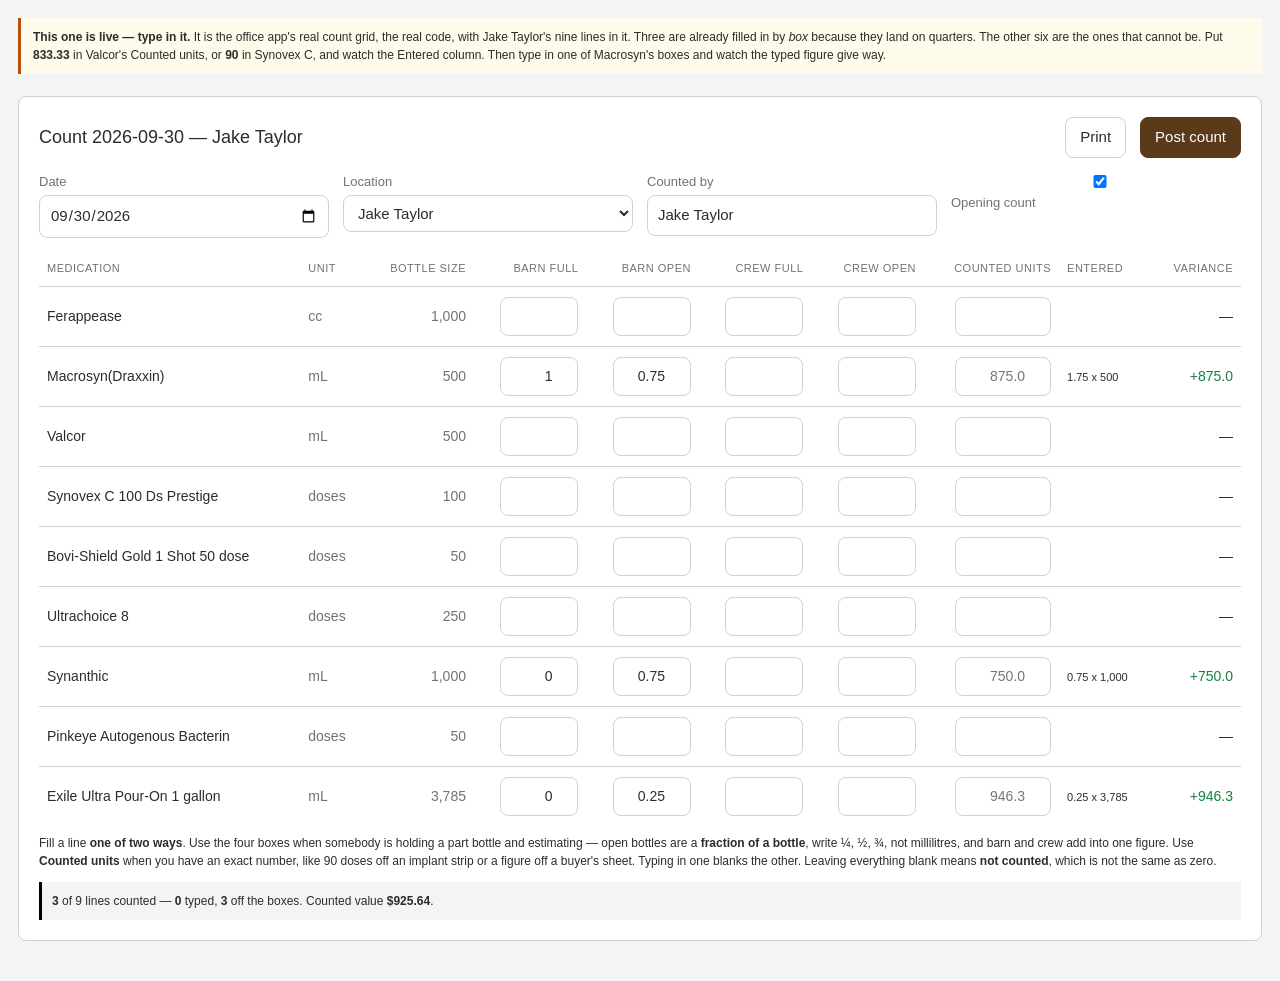
<file: docs/worksheets/2026-10-02_counted-units-demo.html>
<!doctype html><html lang="en"><head><meta charset="utf-8">
<title>Counted units box</title><style>
        :root {
            --bg: #f5f5f0;
            --surface: #ffffff;
            --border: #d4d2c8;
            --text: #2c2c2a;
            --text-muted: #73726c;
            --accent: #5a3a1a;
            --accent-hover: #4a2f15;
            --danger: #993333;
            --success: #3b6d11;
            --warn: #b87800;
            --radius: 8px;
        }
        * { box-sizing: border-box; }
        html, body { margin: 0; padding: 0; }
        body {
            font-family: -apple-system, BlinkMacSystemFont, "Segoe UI", Roboto, sans-serif;
            font-size: 15px;
            line-height: 1.5;
            color: var(--text);
            background: var(--bg);
            min-height: 100vh;
        }
        h1, h2, h3, h4 { font-weight: 500; margin: 0; }
        h1 { font-size: 22px; }
        h2 { font-size: 18px; }
        h3 { font-size: 16px; }
        h4 { font-size: 13px; color: var(--text-muted); text-transform: uppercase; letter-spacing: 0.5px; }

        header {
            background: var(--surface);
            border-bottom: 1px solid var(--border);
            padding: 14px 24px;
            display: flex;
            align-items: center;
            justify-content: space-between;
        }
        header .brand { display: flex; align-items: baseline; gap: 12px; }
        header .brand .ranch { font-size: 18px; font-weight: 500; }
        header .brand .app { color: var(--text-muted); font-size: 14px; }
        header .user-info { display: flex; align-items: center; gap: 12px; font-size: 14px; }
        header .role-badge {
            padding: 2px 8px;
            border-radius: 4px;
            font-size: 12px;
            background: var(--accent);
            color: white;
            text-transform: uppercase;
            letter-spacing: 0.5px;
        }
        header .role-badge.office { background: var(--text-muted); }
        header .role-badge.crew { background: #888; }
        header .role-badge.accountant { background: #6a5acd; }
        header .nav-tabs { display: flex; gap: 4px; }
        header .nav-tab {
            padding: 8px 14px;
            border-radius: var(--radius);
            border: 1px solid transparent;
            background: transparent;
            color: var(--text-muted);
            cursor: pointer;
            font: inherit;
            font-size: 14px;
            margin: 0;
        }
        header .nav-tab:hover { background: #ebeae3; color: var(--text); }
        header .nav-tab.active {
            background: var(--accent);
            color: white;
            border-color: var(--accent);
        }
        header .nav-tab.active:hover { background: var(--accent-hover); color: white; }

        /* Sub-tabs — pills under the main nav */
        .sub-tabs {
            display: flex;
            gap: 6px;
            padding: 4px;
            background: #ebeae3;
            border-radius: 24px;
            margin-bottom: 20px;
            width: fit-content;
        }
        .sub-tab {
            padding: 6px 16px;
            border: none;
            background: transparent;
            border-radius: 20px;
            color: var(--text-muted);
            cursor: pointer;
            font: inherit;
            font-size: 13px;
            font-weight: 500;
            transition: all 0.15s ease;
            margin: 0;
        }
        .sub-tab:hover {
            color: var(--text);
        }
        .sub-tab.active {
            background: white;
            color: var(--accent);
            box-shadow: 0 1px 3px rgba(0,0,0,0.06);
        }
        .sub-tab.active:hover {
            color: var(--accent);
        }
        .sub-tab.placeholder {
            color: var(--text-muted);
            font-style: italic;
        }
        .sub-tab.placeholder.active {
            font-style: italic;
        }
        /* Inventory tab row: sub-tabs are WHAT YOU ARE DOING, the chip is
           WHAT YOU ARE DOING IT TO. Adding meds - or fuel, or parts - is a
           chip and a data-material attribute, not another screen. */
        .inv-tabrow {
            display: flex; align-items: center; gap: 14px;
            flex-wrap: wrap; margin-bottom: 20px;
        }
        .inv-tabrow .sub-tabs { margin-bottom: 0; }
        .mat-chip {
            display: flex; gap: 4px; padding: 4px;
            background: #ebeae3; border-radius: 24px;
        }
        .mat-chip button {
            padding: 6px 14px; border: none; background: transparent;
            border-radius: 20px; color: var(--text-muted); cursor: pointer;
            font: inherit; font-size: 13px; font-weight: 500; margin: 0;
        }
        .mat-chip button:hover { color: var(--text); }
        .mat-chip button.active {
            background: white; color: var(--accent);
            box-shadow: 0 1px 3px rgba(0,0,0,0.06);
        }
        /* A group is a sub-tab that opens a short menu. The bar keeps its pill
           shape, so a group reads as one more tab rather than a new control. */
        .sub-group { position: relative; display: inline-flex; }
        .sub-group .group-btn { white-space: nowrap; }
        .sub-group .caret { font-size: 9px; opacity: .55; margin-left: 2px; }
        .sub-group.open .caret { opacity: 1; }
        .group-menu {
            display: none; position: absolute; top: calc(100% + 6px); left: 0; z-index: 60;
            background: white; border: 1px solid var(--border, #ddd); border-radius: 10px;
            box-shadow: 0 6px 20px rgba(0,0,0,.12); padding: 4px; min-width: 190px;
        }
        .sub-group.open .group-menu { display: block; }
        .group-menu .sub-tab {
            display: block; width: 100%; text-align: left; border-radius: 7px;
            padding: 7px 12px; white-space: nowrap;
        }
        .group-menu .sub-tab:hover { background: #f2f1ec; }
        .group-menu .sub-tab.hidden { display: none; }
        /* Yard sheet: ranch bands, pasture rows, and a lot split that opens
           under the pasture when its head count is clicked. */
        .ys-table tr.ys-ranch td { background: #ebeae3; padding-top: 8px; padding-bottom: 8px; }
        .ys-table tr.ys-pasture.open td { border-bottom: none; }
        .ys-table tr.ys-detail > td { padding: 0 0 10px 28px; background: #fafaf6; }
        .ys-table tr.ys-detail table th { font-size: 11px; }
        .ys-pasture-link { cursor: pointer; color: var(--accent); }
        .ys-pasture-link:hover { text-decoration: underline; }
        .ys-head-btn {
            font: inherit; font-weight: 600; font-size: 13px; padding: 2px 8px; margin: 0;
            border: 1px solid transparent; border-radius: 6px; background: transparent;
            color: var(--accent); cursor: pointer;
        }
        .ys-head-btn:hover { background: #f2f1ec; border-color: var(--border); }
        .ys-head-btn .caret { font-size: 9px; opacity: .6; }
        .needs-sev { font-size: 11px; font-weight: 600; text-transform: uppercase; letter-spacing: .04em; }
        .needs-sev.alert { color: var(--danger, #b02a2a); }
        .needs-sev.warn  { color: #b58900; }
        .needs-sev.info  { color: var(--text-muted); }

        main { max-width: 1100px; margin: 0 auto; padding: 24px; }

        button, .btn {
            font: inherit;
            padding: 8px 14px;
            border-radius: var(--radius);
            border: 1px solid var(--border);
            background: var(--surface);
            color: var(--text);
            cursor: pointer;
            transition: background 120ms;
            margin-left: 6px;
        }
        button:first-child { margin-left: 0; }
        button:hover, .btn:hover { background: #ebeae3; }
        button.primary, .btn.primary {
            background: var(--accent);
            color: white;
            border-color: var(--accent);
        }
        button.primary:hover, .btn.primary:hover { background: var(--accent-hover); }
        button.danger { background: var(--surface); color: var(--danger); border-color: var(--danger); }
        button.danger:hover { background: #fbeaea; }
        button:disabled { opacity: 0.5; cursor: not-allowed; }

        .form-grid {
            display: grid;
            grid-template-columns: repeat(auto-fit, minmax(220px, 1fr));
            gap: 14px;
        }
        label {
            display: block;
            font-size: 13px;
            color: var(--text-muted);
            margin-bottom: 4px;
        }
        input, select, textarea {
            width: 100%;
            padding: 8px 10px;
            border: 1px solid var(--border);
            border-radius: var(--radius);
            font: inherit;
            background: var(--surface);
            color: var(--text);
        }
        input:focus, select:focus, textarea:focus {
            outline: none;
            border-color: var(--accent);
        }
        textarea { resize: vertical; min-height: 60px; }

        .card {
            background: var(--surface);
            border: 1px solid var(--border);
            border-radius: var(--radius);
            padding: 20px;
            margin-bottom: 18px;
        }
        .card-header {
            display: flex;
            justify-content: space-between;
            align-items: center;
            margin-bottom: 14px;
            gap: 12px;
            flex-wrap: wrap;
        }
        /* Collapsible cards — click header to expand/collapse */
        .card.collapsible > .card-header {
            cursor: pointer;
            user-select: none;
            margin-bottom: 0;
        }
        .card.collapsible > .card-header h3::before,
        .card.collapsible > .card-header h2::before {
            content: '▸ ';
            display: inline-block;
            transition: transform 0.15s;
            color: var(--accent);
            margin-right: 4px;
        }
        .card.collapsible.expanded > .card-header h3::before,
        .card.collapsible.expanded > .card-header h2::before {
            transform: rotate(90deg);
        }
        .card.collapsible:not(.expanded) > .card-body {
            display: none;
        }
        /* When collapsed, restore the bottom margin we removed from card-header */
        .card.collapsible.expanded > .card-header {
            margin-bottom: 14px;
        }

        table { width: 100%; border-collapse: collapse; }
        th, td {
            text-align: left;
            padding: 10px 8px;
            border-bottom: 1px solid var(--border);
            font-size: 14px;
        }
        th {
            font-weight: 500;
            color: var(--text-muted);
            text-transform: uppercase;
            letter-spacing: 0.5px;
            font-size: 11px;
        }
        tr:last-child td { border-bottom: none; }
        tr.clickable { cursor: pointer; }
        tr.clickable:hover { background: #fafaf6; }
        tr.closed-row { color: var(--text-muted); }
        tr.test-row { color: #999; font-style: italic; }
        tr.test-row td strong { font-weight: 400; }
        td.num, th.num { text-align: right; font-variant-numeric: tabular-nums; }
        td.muted { color: var(--text-muted); }

        .login-container {
            max-width: 360px;
            margin: 80px auto 0;
            padding: 32px 28px;
            background: var(--surface);
            border: 1px solid var(--border);
            border-radius: var(--radius);
        }
        .login-container h1 { margin-bottom: 4px; }
        .login-container .subtitle {
            color: var(--text-muted);
            font-size: 14px;
            margin-bottom: 24px;
        }
        .login-container .form-row { margin-bottom: 14px; }
        .login-container button { width: 100%; margin-top: 8px; margin-left: 0; }

        .alert {
            padding: 10px 14px;
            border-radius: var(--radius);
            margin-bottom: 14px;
            font-size: 14px;
        }
        .alert.error { background: #fbeaea; color: var(--danger); border: 1px solid #f0c0c0; }
        .alert.success { background: #e8f3dc; color: var(--success); border: 1px solid #c0deaa; }
        .alert.info { background: #f0f0e8; color: var(--text-muted); border: 1px solid var(--border); }

        .empty {
            text-align: center;
            padding: 40px 20px;
            color: var(--text-muted);
        }

        .modal-backdrop {
            position: fixed;
            inset: 0;
            background: rgba(0, 0, 0, 0.4);
            display: none;
            align-items: center;
            justify-content: center;
            z-index: 100;
        }
        .modal-backdrop.show { display: flex; }
        .modal {
            background: var(--surface);
            border-radius: var(--radius);
            padding: 24px;
            max-width: 600px;
            width: 90%;
            max-height: 90vh;
            overflow-y: auto;
        }
        .modal h2 { margin-bottom: 14px; }
        .modal-actions { display: flex; gap: 10px; justify-content: flex-end; margin-top: 18px; }

        .detail-grid {
            display: grid;
            grid-template-columns: repeat(5, 1fr);
            gap: 12px;
        }
        @media (max-width: 1000px) {
            .detail-grid { grid-template-columns: repeat(3, 1fr); }
        }
        @media (max-width: 700px) {
            .detail-grid { grid-template-columns: repeat(2, 1fr); }
        }
        .stat {
            padding: 12px 14px;
            background: #fafaf6;
            border-radius: var(--radius);
        }
        .stat .label { font-size: 11px; color: var(--text-muted); text-transform: uppercase; letter-spacing: 0.5px; }
        .stat .value { font-size: 20px; font-variant-numeric: tabular-nums; margin-top: 2px; }
        .stat .sub { font-size: 12px; color: var(--text-muted); margin-top: 2px; }

        /* ==========================================================
           Lot detail header — redesigned with sub-tabs in header + kebab
           ========================================================== */
        .lot-detail-header-card { padding: 16px 20px; }

        .lot-header-row {
            display: flex;
            justify-content: space-between;
            align-items: center;
            gap: 14px;
            margin-bottom: 6px;
            flex-wrap: wrap;
        }
        .lot-header-title {
            display: flex;
            align-items: center;
            gap: 10px;
        }
        .lot-header-title h2 {
            margin: 0;
            font-size: 24px;
        }
        .lot-header-actions {
            display: flex;
            align-items: center;
            gap: 8px;
            flex-wrap: wrap;
        }
        .lot-header-subtabs {
            display: flex;
            gap: 0;
            margin: 0;
            border-bottom: none;
            background: #fafaf6;
            border-radius: var(--radius);
            padding: 3px;
        }
        .lot-header-subtabs .sub-tab {
            border: none;
            background: transparent;
            padding: 6px 14px;
            font-size: 13px;
            font-weight: 500;
            color: var(--text-muted);
            cursor: pointer;
            border-radius: 6px;
            transition: all 0.12s;
        }
        .lot-header-subtabs .sub-tab:hover { color: var(--text); }
        .lot-header-subtabs .sub-tab.active {
            background: #fff;
            color: var(--accent);
            box-shadow: 0 1px 2px rgba(0,0,0,0.06);
        }
        .lot-header-subtabs .tab-count:not(:empty) {
            display: inline-block;
            margin-left: 5px;
            padding: 0 6px;
            min-width: 18px;
            font-size: 11px;
            line-height: 17px;
            border-radius: 9px;
            background: #eceae2;
            color: var(--text-muted);
            text-align: center;
        }
        .lot-header-subtabs .sub-tab.active .tab-count:not(:empty) { background: #f3ead0; color: var(--accent); }

        .head-tieout-tile {
            display: block; width: 100%; text-align: left; margin-bottom: 14px;
            padding: 12px 16px; font-size: 15px; font-weight: 600; cursor: pointer;
            border-radius: var(--radius); border: 1px solid #ccc; background: #f4f4f4; color: #333;
        }
        .head-tieout-tile.ties { background: #eaf3e0; border-color: var(--success); color: var(--success); }
        .head-tieout-tile.off  { background: #fbeaea; border-color: var(--danger);  color: var(--danger); }
        .test-badge {
            display: inline-block;
            padding: 2px 8px;
            background: #f0c000;
            color: #fff;
            font-size: 11px;
            font-weight: 700;
            letter-spacing: 0.5px;
            border-radius: 4px;
        }

        /* Kebab menu — unified admin actions */
        .kebab-wrap { position: relative; }
        .kebab-btn {
            background: transparent;
            border: 1px solid var(--border);
            border-radius: 6px;
            font-size: 18px;
            line-height: 1;
            padding: 4px 10px;
            cursor: pointer;
            color: var(--text);
        }
        .kebab-btn:hover { background: #f4f4ee; }
        .kebab-menu {
            position: absolute;
            top: calc(100% + 4px);
            right: 0;
            min-width: 180px;
            background: #fff;
            border: 1px solid var(--border);
            border-radius: var(--radius);
            box-shadow: 0 4px 14px rgba(0,0,0,0.08);
            padding: 4px;
            z-index: 50;
        }
        .kebab-item {
            display: block;
            width: 100%;
            text-align: left;
            background: transparent;
            border: none;
            padding: 8px 12px;
            font-size: 14px;
            border-radius: 4px;
            cursor: pointer;
            color: var(--text);
        }
        .kebab-item:hover { background: #f4f4ee; }
        .kebab-item-danger { color: var(--danger); }
        .kebab-item-danger:hover { background: #fde2e2; }

        /* Tiered stat grids */
        .stat-grid-tier1 {
            display: grid;
            grid-template-columns: repeat(4, 1fr);
            gap: 10px;
            margin-top: 12px;
            margin-bottom: 8px;
        }
        .stat-grid-tier2 {
            display: grid;
            grid-template-columns: repeat(4, 1fr);
            gap: 8px;
            margin-bottom: 4px;
        }
        @media (max-width: 900px) {
            .stat-grid-tier1 { grid-template-columns: repeat(2, 1fr); }
            .stat-grid-tier2 { grid-template-columns: repeat(2, 1fr); }
        }
        @media (max-width: 480px) {
            .stat-grid-tier1, .stat-grid-tier2 { grid-template-columns: 1fr 1fr; }
        }
        .stat-tier1 {
            padding: 10px 12px;
            background: #fafaf6;
            border-radius: var(--radius);
            min-height: 120px;
        }
        .stat-tier1 .label { font-size: 10px; color: var(--text-muted); text-transform: uppercase; letter-spacing: 0.6px; margin-bottom: 6px; }
        .stat-tier1 .value { font-size: 22px; font-weight: 600; font-variant-numeric: tabular-nums; margin-top: 2px; line-height: 1.1; }
        .stat-tier1 .sub { font-size: 11px; color: var(--text-muted); margin-top: 3px; line-height: 1.2; }
        .stat-tier2 {
            padding: 10px 12px;
            background: #f6f6ef;
            border-radius: var(--radius);
            min-height: 120px;
        }
        .stat-tier2 .label { font-size: 10px; color: var(--text-muted); text-transform: uppercase; letter-spacing: 0.5px; margin-bottom: 6px; }
        .stat-tier2 .value { font-size: 14px; font-weight: 500; font-variant-numeric: tabular-nums; margin-top: 1px; }
        .stat-tier2 .sub { font-size: 10px; color: var(--text-muted); margin-top: 1px; }

        /* Phase 16: Stacked row-style tile body. Used inside both tier1 and tier2.
           Each row: label on the left, value on the right (both same size). */
        .tile-rows { display: flex; flex-direction: column; gap: 4px; }
        .tile-row {
            display: flex;
            justify-content: space-between;
            align-items: baseline;
            font-size: 14px;
            font-variant-numeric: tabular-nums;
        }
        .tile-row .tr-label {
            font-size: 12px;
            color: var(--text-muted);
            font-weight: 400;
        }
        .tile-row .tr-value {
            font-weight: 600;
            text-align: right;
            color: var(--text);
        }
        /* Slight bump for tier 1 (more important values) */
        .stat-tier1 .tile-row { font-size: 15px; }
        .stat-tier1 .tile-row .tr-value { font-weight: 600; }
        /* Color modifiers for value column */
        .tr-value.tr-danger { color: var(--danger); }
        .tr-value.tr-warning { color: #b58900; }
        .tr-value.tr-success { color: var(--success); }
        /* Health vs baseline card */
        .hc-table { width: 100%; max-width: 560px; }
        .hc-table td.num, .hc-table th.num { text-align: right; font-variant-numeric: tabular-nums; }
        .hc-delta-flag { color: var(--danger); font-weight: 600; }
        .hc-line { font-size: 13px; color: var(--text-muted); margin-top: 8px; }
        .hc-line strong { color: var(--text); font-weight: 600; }
        .hc-wide th.hc-grp { text-align: center; border-bottom: 1px solid var(--border, #ddd); }
        .hc-wide td, .hc-wide th { white-space: nowrap; }
        .muted-num { color: var(--text-muted); }
        .hc-review { display: inline-block; font-size: 11px; padding: 1px 6px; border-radius: 3px;
                     background: #fdf3d7; color: #7a5c00; margin-left: 6px; }
        /* Every tile value is a drill-down (2026-09-04). */
        .tile-row[data-drill] { cursor: pointer; border-radius: 4px; margin: 0 -4px; padding: 0 4px; }
        .tile-row[data-drill]:hover { background: #f3f1ea; }
        .tile-row[data-drill]:hover .tr-value { text-decoration: underline; text-decoration-color: var(--accent); text-underline-offset: 2px; }
        #drillBackBar { margin: 0 0 8px 0; }
        #drillBackBar a {
            display: inline-block; padding: 5px 12px; font-size: 13px; font-weight: 500;
            color: var(--accent); background: #fff; border: 1px solid var(--border);
            border-radius: 999px; text-decoration: none;
        }
        #drillBackBar a:hover { background: #f3f1ea; }
        tr.co-drill[data-drill] { cursor: pointer; }
        tr.co-drill[data-drill]:hover td { background: #f3f1ea; }
        tr.co-drill[data-drill]:hover td:first-child { text-decoration: underline; text-decoration-color: var(--accent); text-underline-offset: 2px; }
        div.co-drill[data-drill] { cursor: pointer; border-radius: 4px; margin: -2px -6px; padding: 2px 6px; }
        div.co-drill[data-drill]:hover { background: #f3f1ea; }

        /* Count badges in card headers */
        .card-count {
            color: var(--text-muted);
            font-weight: 400;
            font-size: 13px;
            margin-left: 4px;
        }
        /* + buttons inside cards stay visible even when card is collapsed */
        .card.collapsible:not(.expanded) .card-add-btn { display: inline-block; }

        /* Uniform width + centered text for card-add-btn (right-side action buttons on lot detail) */
        .card-add-btn {
            min-width: 150px;
            text-align: center;
            padding: 6px 14px;
            white-space: nowrap;
        }

        .breadcrumb { color: var(--text-muted); margin-bottom: 14px; font-size: 14px; }
        .breadcrumb a { color: var(--accent); text-decoration: none; cursor: pointer; }
        .breadcrumb a:hover { text-decoration: underline; }

        .closeout-layout { display: grid; grid-template-columns: 1fr 1fr; gap: 24px; }
        @media (max-width: 800px) { .closeout-layout { grid-template-columns: 1fr; } }
        .closeout-inputs { display: grid; grid-template-columns: 1fr 1fr; gap: 10px; }
        .results-panel { background: #fafaf6; border-radius: var(--radius); padding: 14px; }
        .closed-banner {
            background: #fff7e0;
            color: var(--warn);
            border: 1px solid #f0d890;
            padding: 8px 14px;
            border-radius: var(--radius);
            font-size: 14px;
            margin-bottom: 14px;
        }

        .hidden { display: none !important; }

        /* Type-ahead pasture picker */
        .pasture-picker {
            position: relative;
        }
        .pasture-picker input {
            width: 100%;
        }
        .pasture-picker-dropdown {
            position: absolute;
            top: 100%;
            left: 0;
            right: 0;
            max-height: 240px;
            overflow-y: auto;
            background: white;
            border: 1px solid var(--border);
            border-radius: var(--radius);
            box-shadow: 0 4px 12px rgba(0,0,0,0.08);
            z-index: 250;
            display: none;
        }
        .pasture-picker-dropdown.open { display: block; }
        .pasture-picker-item {
            padding: 8px 10px;
            cursor: pointer;
            font-size: 14px;
            border-bottom: 1px solid #f0eee6;
        }
        .pasture-picker-item:last-child { border-bottom: none; }
        .pasture-picker-item:hover, .pasture-picker-item.highlighted {
            background: #f5f3ec;
        }
        .pasture-picker-item .ranch {
            color: var(--text-muted);
            font-size: 12px;
        }
        .pasture-picker-empty {
            padding: 10px;
            color: var(--text-muted);
            font-size: 13px;
            font-style: italic;
        }

        /* ---- ROLE GATE ----
           RLS in the database is the actual enforcement. This only stops us
           showing a control the signed-in role cannot use, so the app does
           not look broken. Write access ranks owner > office > crew, which
           matches every policy: writes are either {owner,office} or {owner}.
           !important so it beats both the .hidden class JS toggles and any
           inline display style. If data-role is never set nothing is hidden,
           which is the safe fallback — RLS still refuses the write. */
        body[data-role="crew"]   [data-perm="office"],
        body[data-role="crew"]   [data-perm="owner"],
        body[data-role="office"] [data-perm="owner"],
        /* accountant is NOT a rung on that ladder -- it reads everything
           office reads and writes nothing, so it needs the office surfaces
           visible and every write control gone. data-write marks the
           controls (its own attribute so it can sit on an element that
           already carries data-perm); the client wrapper actually refuses. */
        body[data-role="accountant"] [data-perm="owner"],
        body[data-role="accountant"] [data-write]         { display: none !important; }
    
        /* ---- Field approvals ---- */
        .approvals-badge {
            display: inline-block; min-width: 18px; padding: 1px 6px; margin-left: 4px;
            border-radius: 9px; background: var(--danger, #d70015); color: #fff;
            font-size: 11px; font-weight: 700; line-height: 16px; text-align: center;
        }
        .approvals-summary { display: flex; gap: 8px; margin-bottom: 12px; flex-wrap: wrap; }
        .appr-chip {
            font-size: 12px; font-weight: 600; padding: 3px 9px; border-radius: 11px;
            background: #eef0f2; color: #3a3a3c;
        }
        .appr-chip.ok   { background: #e5fceb; color: #1c7c31; }
        .appr-chip.warn    { background: #fff4e5; color: #8a4b00; }
        .appr-chip.blocked { background: #ffe5e7; color: #b3121f; }
        .appr-warnings {
            flex-basis: 100%; font-size: 12px; color: #8a4b00;
            padding: 2px 0 2px 24px; line-height: 1.5;
        }
        .appr-issues { color: #b3121f; }
        .appr-day { margin-bottom: 22px; }
        .appr-day-head {
            display: flex; align-items: center; gap: 8px;
            font-size: 15px; font-weight: 700; padding: 6px 0 8px;
            border-bottom: 2px solid var(--border, #e5e5ea); margin-bottom: 10px;
        }
        .appr-day-count {
            font-size: 11px; font-weight: 700; padding: 1px 7px; border-radius: 9px;
            background: #eef0f2; color: #3a3a3c;
        }
        .approvals-actions { display: flex; align-items: center; gap: 10px; margin-bottom: 14px; }
        /* ---- Approvals > Feed (PB daily report) ----
           Laid out after the "Feed Approvals Mockup" artifact. Tables scroll in
           their own box; every tap target is at least 40px for iPhone/iPad. */
        .pb-card { background: var(--surface); border: 1px solid var(--border); border-radius: var(--radius);
                   margin-bottom: 14px; overflow: hidden; }
        .pb-head { display: flex; align-items: center; gap: 8px 12px; flex-wrap: wrap; padding: 12px 14px;
                   border-bottom: 1px solid var(--border); }
        .pb-date { font-weight: 700; font-size: 18px; }
        .pb-head .pb-stats { font-size: 14px; color: var(--text-muted); }
        .pb-head a { margin-left: auto; font-size: 13px; font-weight: 500; min-height: 40px; display: inline-flex; align-items: center; }
        .pb-head .pb-sm { margin-left: auto; }
        .pb-head a + .pb-sm { margin-left: 0; }
        .pb-sec { padding: 10px 14px; display: grid; gap: 8px; }
        .pb-sec h4 { margin: 0; }
        .pb-tbl { overflow-x: auto; -webkit-overflow-scrolling: touch; }
        .pb-tbl table { width: 100%; font-size: 14px; border-collapse: collapse; }
        .pb-tbl td { vertical-align: top; }
        .pb-tbl td.num, .pb-tbl th.num { white-space: nowrap; }
        .pb-tbl tr:has(+ .pb-actrow) td { border-bottom: 0; }
        .pb-tbl td.pb-btns { text-align: right; padding-top: 0; }
        @media (max-width: 600px) {
            .pb-tbl table { font-size: 13px; }
            .pb-tbl th, .pb-tbl td { padding-left: 4px; padding-right: 4px; }
        }
        .pb-muted { color: var(--text-muted); font-size: 13px; }
        .pb-bad { color: #b3121f; font-weight: 600; }
        .pb-problem { background: #ffe5e7; color: #b3121f; border-radius: 6px; padding: 10px 12px; font-weight: 500; font-size: 14px; }
        .pb-note { background: #fff4e5; color: #8a4b00; border-radius: 6px; padding: 10px 12px; font-size: 14px; }
        .pb-zero { background: #eef0f2; color: #3a3a3c; border-radius: 6px; padding: 8px 10px; font-size: 13px; }
        .pb-waiting { background: #fff4e5; color: #8a4b00; border: 1px solid #f0d3a6; border-radius: 6px;
                      padding: 10px 12px; margin-bottom: 12px; font-size: 14px; display: grid; gap: 6px; }
        .pb-tag { font-size: 11px; font-weight: 700; padding: 2px 7px; border-radius: 8px; white-space: nowrap;
                  background: #eef0f2; color: #3a3a3c; text-transform: uppercase; }
        .pb-tag.pre { background: #e3ebe4; color: #2f6b3a; text-transform: none; }
        #apprFeedPane button, #apprFeedPane select, #apprFeedPane input { min-height: 40px; }
        .pb-card button.pb-sm { padding: 6px 12px; font-size: 13px; font-weight: 600; margin-left: 6px; }
        .pb-card button.pb-sm:first-child { margin-left: 0; }
        .pb-card button.pb-sm.on { border-color: #2f6b3a; color: #2f6b3a; }
        .pb-panel { background: #f4f4f1; border-radius: 6px; padding: 12px; display: grid; gap: 8px; font-size: 14px; }
        .pb-row { display: flex; gap: 8px; align-items: center; flex-wrap: wrap; }
        .pb-row button { margin-left: 0; }
        .pb-row select { max-width: 100%; }
        .pb-row input.pb-lb { width: 120px; text-align: right; }
        .pb-left { font-size: 14px; font-weight: 600; }
        .pb-left.ok { color: #1c7c31; } .pb-left.bad { color: #b3121f; }
        .pb-lot { display: grid; grid-template-columns: 1fr auto; gap: 2px 12px; padding: 8px 0; border-bottom: 1px solid var(--border); }
        .pb-lot b { font-size: 15px; }
        .pb-lot .pb-items { grid-column: 1 / -1; font-size: 13px; color: var(--text-muted); }
        .pb-lot .pb-items.pb-bad { color: #b3121f; }
        .pb-prelot .pb-state { font-weight: 600; color: #2f6b3a; }
        .pb-total { border-bottom: 0; }
        .pb-acts { display: flex; gap: 8px; align-items: center; flex-wrap: wrap; padding: 12px 14px;
                   border-top: 1px solid var(--border); background: var(--bg); }
        .pb-acts button { margin-left: 0; }
        .pb-acts input { flex: 1; min-width: 0; max-width: 360px; padding: 6px 8px; }
        .pb-full { flex-basis: 100%; }
        .pb-full input { flex: 1; }
        .pb-mini { display: flex; flex-wrap: wrap; gap: 6px 12px; align-items: center; width: 100%; text-align: left;
                   margin: 0 0 8px; padding: 10px 14px; border: 1px solid var(--border); border-radius: var(--radius);
                   background: var(--surface); font-size: 14px; }
        .pb-mini .pb-date { font-size: 15px; }
        .appr-day-all {
            margin-left: auto; font-size: 11px; font-weight: 600; padding: 3px 9px;
            border: 1px solid var(--border, #d1d1d6); border-radius: 6px; background: none;
        }
        .appr-date {
            width: 132px; padding: 2px 6px; font-size: 12px;
            border: 1px solid var(--border, #d1d1d6); border-radius: 5px;
        }
        .appr-note {
            width: 150px; padding: 3px 7px; font-size: 12px;
            border: 1px solid var(--border, #d1d1d6); border-radius: 5px;
        }
        .appr-reject {
            border: 0; background: none; color: var(--danger, #d70015);
            font-size: 13px; font-weight: 700; padding: 2px 6px; cursor: pointer;
        }
        .appr-edit {
            border: 0; background: none; color: var(--accent, #007aff);
            font-size: 13px; font-weight: 700; padding: 2px 6px; cursor: pointer;
        }
        .appr-edit:disabled { opacity: .35; cursor: default; }
        .appr-flag.edited { background: #e8f0fe; color: #1a4fa0; }
        .appr-flag.ok { background: #e5fceb; color: #1b7a34; }
        /* The cowboy's original, kept visible beside the correction so the
           office can see what was actually recorded in the pasture. */
        .appr-orig { font-size: 11px; color: var(--text-muted, #6b6b70); margin-top: 2px; }
        .aedit-grid {
            display: grid; grid-template-columns: 120px 1fr; gap: 8px 10px; align-items: center;
        }
        .aedit-grid label { font-size: 12px; color: var(--text-muted, #6b6b70); }
        .aedit-grid input, .aedit-grid select { width: 100%; }
        .aedit-med { display: grid; grid-template-columns: 1fr 90px; gap: 8px; }
        .aedit-was { font-size: 11px; color: var(--text-muted, #6b6b70); margin: 8px 0 0; }
        .appr-section { margin-bottom: 20px; }
        .appr-section h3 {
            font-size: 13px; text-transform: uppercase; letter-spacing: .04em;
            color: var(--text-muted, #6b6b70); margin: 0 0 8px; font-weight: 700;
        }
        .appr-lot { margin-bottom: 12px; }
        .appr-lot-head { font-weight: 700; font-size: 14px; padding: 4px 0; }
        .appr-pasture {
            font-size: 12px; color: var(--text-muted, #6b6b70);
            padding: 2px 0 2px 12px; font-weight: 600;
        }
        /* One line per entry: the office scans these, it does not read them. */
        .appr-row {
            display: flex; align-items: center; gap: 10px; flex-wrap: wrap;
            padding: 6px 8px 6px 24px; border-bottom: 1px solid var(--border, #e5e5ea);
            font-size: 13px;
        }
        .appr-row.blocked { background: #fffaf3; padding-left: 8px; }
        .appr-check { width: auto; margin: 0; }
        .appr-tag { font-family: ui-monospace, Menlo, monospace; font-weight: 700; min-width: 54px; }
        .appr-action { min-width: 120px; }
        .appr-detail { flex: 1 1 220px; color: var(--text-muted, #6b6b70); }
        .appr-when, .appr-who { font-size: 12px; color: var(--text-muted, #6b6b70); }
        .appr-flag {
            font-size: 11px; font-weight: 700; padding: 1px 6px; border-radius: 4px;
            background: #fff4e5; color: #8a4b00;
        }
        .appr-flag.danger { background: #ffe5e7; color: #b3121f; }
        .appr-issues {
            flex-basis: 100%; font-size: 12px; color: #8a4b00;
            padding: 4px 0 2px 24px; line-height: 1.5;
        }

        /* ---- Daily report ---- */
        /* Reuses the .appr-* grouping styles on purpose: the whole point is
           that this reads the same as the approvals screen. */
        .dfr-controls { display: flex; align-items: center; gap: 8px; flex-wrap: wrap; margin-bottom: 14px; }
        .dfr-controls input { width: 160px; margin: 0; }   /* flatpickr's alt input, not the hidden original */
        .dfr-nav { padding: 4px 11px; font-weight: 700; line-height: 1.2; }
        .dfr-actions { display: flex; gap: 8px; flex-wrap: wrap; margin-left: auto; }
        .dfr-row .appr-detail { flex: 1 1 200px; }
        .dfr-head { font-size: 12px; font-weight: 700; }
        .dfr-src {
            font-size: 10px; font-weight: 700; letter-spacing: .03em; text-transform: uppercase;
            padding: 1px 6px; border-radius: 4px; background: #eef0f2; color: #6b6b70;
        }
        .dfr-src.field { background: #e8f1ff; color: #1a4b8c; }
        .dfr-late {
            background: #fffaf3; border: 1px solid #f0e0c8;
            border-radius: var(--radius, 8px); padding: 10px 14px; margin-top: 18px;
        }
        .dfr-late-head { font-size: 13px; font-weight: 700; margin: 0 0 2px; text-transform: none; letter-spacing: 0; color: #8a4b00; }
        .dfr-foot {
            margin-top: 18px; padding-top: 10px; border-top: 1px solid var(--border, #e5e5ea);
            font-size: 12px; color: var(--text-muted, #6b6b70); line-height: 1.6;
        }
</style>
<style>body{background:#f3f4f6;padding:18px}
 .shot{max-width:1280px;margin:0 auto 22px}
 .note{border-left:3px solid #b45309;background:#fffbeb;padding:10px 12px;margin:0 0 14px;font-size:12px}
 .sheet{font-size:11px;color:#6b7280}
 #tot{font-weight:700}
</style></head><body>
<div class="shot">
<div class="note"><strong>This one is live &mdash; type in it.</strong> It is the office app's real count grid, the real
code, with Jake Taylor's nine lines in it. Three are already filled in by <em>box</em> because they land on quarters.
The other six are the ones that cannot be. Put <strong>833.33</strong> in Valcor's Counted units, or
<strong>90</strong> in Synovex C, and watch the Entered column. Then type in one of Macrosyn's boxes and watch the
typed figure give way.</div>
</div>
<div class="shot"><div class="card">
<div class="card-header"><h2>Count 2026-09-30 &mdash; Jake Taylor</h2>
<div style="display:flex;gap:8px;"><button>Print</button><button class="primary">Post count</button></div></div>
<div class="form-grid" style="margin-bottom:12px;">
 <div><label>Date</label><input type="date" value="2026-09-30"></div>
 <div><label>Location</label><select><option>Jake Taylor</option></select></div>
 <div><label>Counted by</label><input value="Jake Taylor"></div>
 <div><label><input type="checkbox" checked> Opening count</label></div>
</div>
<div id="invCountLines"></div>
<div id="invCountSummary" style="margin-top:12px;padding:10px;border-left:3px solid #000;background:#f4f4f4;font-size:12px;"></div>
</div></div>
<script>
const SEED = [{"medication_id": "Ferappease", "name": "Ferappease", "unit": "cc", "bottle_size": 1000, "expected": 0, "unit_cost": 0.28571, "sheet": "1000 ML", "barn_full": "", "barn_open": "", "crew_full": "", "crew_open": "", "direct_units": "", "crew_carried": false, "unpriced": false, "needs_size": false}, {"medication_id": "Macrosyn(Draxxin)", "name": "Macrosyn(Draxxin)", "unit": "mL", "bottle_size": 500, "expected": 0, "unit_cost": 0.78188, "sheet": "1 & 3/4 of a 500", "barn_full": "1", "barn_open": "0.75", "crew_full": "", "crew_open": "", "direct_units": "", "crew_carried": false, "unpriced": false, "needs_size": false}, {"medication_id": "Valcor", "name": "Valcor", "unit": "mL", "bottle_size": 500, "expected": 0, "unit_cost": 0.30142, "sheet": "1 & 2/3 of a 500", "barn_full": "", "barn_open": "", "crew_full": "", "crew_open": "", "direct_units": "", "crew_carried": false, "unpriced": false, "needs_size": false}, {"medication_id": "Synovex_C_100_Ds_Prestige", "name": "Synovex C 100 Ds Prestige", "unit": "doses", "bottle_size": 100, "expected": 0, "unit_cost": 1.3793, "sheet": "90 doses", "barn_full": "", "barn_open": "", "crew_full": "", "crew_open": "", "direct_units": "", "crew_carried": false, "unpriced": false, "needs_size": false}, {"medication_id": "Bovi-Shield_Gold_1_Shot_50_dose", "name": "Bovi-Shield Gold 1 Shot 50 dose", "unit": "doses", "bottle_size": 50, "expected": 0, "unit_cost": 4.221, "sheet": "2 x 50 + 7 x 10 = 170 doses", "barn_full": "", "barn_open": "", "crew_full": "", "crew_open": "", "direct_units": "", "crew_carried": false, "unpriced": false, "needs_size": false}, {"medication_id": "Ultrachoice_8", "name": "Ultrachoice 8", "unit": "doses", "bottle_size": 250, "expected": 0, "unit_cost": 0.75948, "sheet": "1 & 1/3 of a 250", "barn_full": "", "barn_open": "", "crew_full": "", "crew_open": "", "direct_units": "", "crew_carried": false, "unpriced": false, "needs_size": false}, {"medication_id": "Synanthic", "name": "Synanthic", "unit": "mL", "bottle_size": 1000, "expected": 0, "unit_cost": 0.27495, "sheet": "3/4 of a jug", "barn_full": "0", "barn_open": "0.75", "crew_full": "", "crew_open": "", "direct_units": "", "crew_carried": false, "unpriced": false, "needs_size": false}, {"medication_id": "Pinkeye_Autogenous_Bacterin", "name": "Pinkeye Autogenous Bacterin", "unit": "doses", "bottle_size": 50, "expected": 0, "unit_cost": 1.9762, "sheet": "1 & 1/8 of a 50", "barn_full": "", "barn_open": "", "crew_full": "", "crew_open": "", "direct_units": "", "crew_carried": false, "unpriced": false, "needs_size": false}, {"medication_id": "Exile_Ultra_Pour-On_1_gallon", "name": "Exile Ultra Pour-On 1 gallon", "unit": "mL", "bottle_size": 3785, "expected": 0, "unit_cost": 0.037281373844121536, "sheet": "1/4 jug", "barn_full": "0", "barn_open": "0.25", "crew_full": "", "crew_open": "", "direct_units": "", "crew_carried": false, "unpriced": false, "needs_size": false}];
const $ = (id) => document.getElementById(id);
const invNum = (v) => { if (v === '' || v == null) return null; const n = Number(v); return isNaN(n) ? null : n; };
function fmtNum(n,d=0){if(n==null||isNaN(n)) return '\u2014';return Number(n).toLocaleString('en-US',{minimumFractionDigits:d,maximumFractionDigits:d});}
function fmtMoney(n){if(n==null||isNaN(n)) return '\u2014';return '$'+Number(n).toLocaleString('en-US',{minimumFractionDigits:2,maximumFractionDigits:2});}
const escapeHtml = s => String(s==null?'':s).replace(/[&<>"']/g,c=>({'&':'&amp;','<':'&lt;','>':'&gt;','"':'&quot;',"'":'&#39;'}[c]));
let invCountState = { id: 'demo', status: 'draft', lines: SEED };
const invCountShowExpectedEl = { checked: false };
$('invCountShowExpected') || (window.invCountShowExpectedShim = true);
document.body.insertAdjacentHTML('beforeend',
  '<input type="checkbox" id="invCountShowExpected" style="display:none">');

// ===== invCountedUnits =====
function invCountedUnits(l) {
    // TYPED UNITS WIN, and nothing has to arbitrate because typing in
    // one side blanks the other. Jake Taylor counts implants - 90 doses,
    // exactly - and 90 is 0.9 of a 100-dose bottle, which the open boxes
    // cannot hold. Forcing an exact count through quarters of a bottle
    // loses the one thing it had going for it.
    const direct = invNum(l.direct_units);
    if (direct != null) return direct;
    const bf = invNum(l.barn_full), bo = invNum(l.barn_open);
    const cf = invNum(l.crew_full), co = invNum(l.crew_open);
    if (bf == null && bo == null && cf == null && co == null) return null;
    const size = Number(l.bottle_size) || 0;
    return ((bf || 0) + (bo || 0) + (cf || 0) + (co || 0)) * size;
}

// A line is short a crew number if the barn side was counted and the crew
// side was left entirely blank.
// ===== helpers =====
// Which way a line was filled in. Worth being able to ask: a reader
// next month should know whether 833.3 was measured or guessed at.
function invCountIsTyped(l) { return invNum(l.direct_units) != null; }
function invCountBoxesUsed(l) {
    return invNum(l.barn_full) != null || invNum(l.barn_open) != null
        || invNum(l.crew_full) != null || invNum(l.crew_open) != null;
}


// ===== render =====
function renderInvCountLines() {
    const showExp = $('invCountShowExpected').checked;
    const posted = invCountState && invCountState.status === 'posted';
    const dis = posted ? ' disabled' : '';
    let html = `<table><thead><tr>
        <th>Medication</th><th>Unit</th><th class="num">Bottle size</th>
        <th class="num">Barn full</th><th class="num">Barn open</th>
        <th class="num">Crew full</th><th class="num">Crew open</th>
        ${showExp ? '<th class="num">Expected</th>' : ''}
        <th class="num">Counted units</th><th>Entered</th>
        <th class="num">Variance</th></tr></thead><tbody>`;

    const box = (l, field, step) =>
        `<input type="number" step="${step}" min="0"${field.endsWith('open') ? ' max="0.75"' : ''}` +
        ` style="width:78px;text-align:right;"${dis}` +
        ` value="${l[field]}" data-inv-count="${l.medication_id}" data-field="${field}">`;

    // The other way in. An exact figure goes straight here - 90 doses,
    // 833.3 mL - and the boxes stay for a man holding a part bottle who
    // can honestly say "about half". Typing in either blanks the other,
    // so a line is never filled both ways at once.
    const unitsBox = (l) =>
        `<input type="number" step="0.01" min="0" style="width:96px;text-align:right;"${dis}` +
        ` value="${l.direct_units}" data-inv-count="${l.medication_id}" data-field="direct_units"` +
        ` placeholder="${invCountBoxesUsed(l) ? fmtNum(invCountedUnits(l), 1) : ''}">`;

    const entered = (l) => invCountIsTyped(l)
        ? '<span style="color:#15803d;font-size:11px;">typed</span>'
        : (invCountBoxesUsed(l)
            ? `<span class="muted" style="font-size:11px;">${
                fmtNum((invNum(l.barn_full)||0)+(invNum(l.barn_open)||0)
                     + (invNum(l.crew_full)||0)+(invNum(l.crew_open)||0), 2)} x ${
                fmtNum(l.bottle_size, 0)}</span>`
            : '');

    invCountState.lines.forEach(l => {
        const counted = invCountedUnits(l);
        const variance = counted == null ? null : counted - l.expected;
        // A medication with no container size cannot be counted at all -
        // bottles do not convert to units without one. Say so in the row
        // rather than accepting a number that means nothing.
        if (l.needs_size) {
            html += `<tr><td>${escapeHtml(l.name)}</td><td class="muted">—</td>
                <td colspan="${showExp ? 9 : 8}" style="color:#b45309;font-size:12px;">
                Needs a container size on the Medications tab before it can be stocked or counted.</td></tr>`;
            return;
        }
        html += `<tr>
            <td>${escapeHtml(l.name)}${l.unpriced ? ' <span class="muted" style="font-size:11px;color:#b45309">unpriced</span>' : ''}
                ${l.crew_carried ? ' <span style="font-size:11px;color:#b45309">crew carried</span>' : ''}</td>
            <td class="muted">${escapeHtml(l.unit || '')}</td>
            <td class="num muted">${l.bottle_size ? fmtNum(l.bottle_size, 0) : '—'}</td>
            <td class="num">${box(l, 'barn_full', '1')}</td>
            <td class="num">${box(l, 'barn_open', '0.25')}</td>
            <td class="num">${box(l, 'crew_full', '1')}</td>
            <td class="num">${box(l, 'crew_open', '0.25')}</td>
            ${showExp ? `<td class="num muted">${fmtNum(l.expected, 1)}</td>` : ''}
            <td class="num" data-cell="counted">${unitsBox(l)}</td>
            <td data-cell="entered">${entered(l)}</td>
            <td class="num" data-cell="variance"${variance ? ` style="color:${variance < 0 ? '#b91c1c' : '#15803d'}"` : ''}>${
                variance == null ? '—' : (variance > 0 ? '+' : '') + fmtNum(variance, 1)}</td>
        </tr>`;
    });
    html += '</tbody></table>';
    html += `<p class="muted" style="font-size:12px;margin-top:8px;">
        Fill a line <strong>one of two ways</strong>. Use the four boxes when somebody is holding a part
        bottle and estimating — open bottles are a <strong>fraction of a bottle</strong>, write ¼, ½, ¾,
        not millilitres, and barn and crew add into one figure. Use <strong>Counted units</strong> when you
        have an exact number, like 90 doses off an implant strip or a figure off a buyer's sheet.
        Typing in one blanks the other. Leaving everything blank means
        <strong>not counted</strong>, which is not the same as zero.</p>`;
    $('invCountLines').innerHTML = html;
    renderInvCountSummary();
}

// ===== handler =====
$('invCountLines').addEventListener('input', (e) => {
    const el = e.target.closest('[data-inv-count]');
    if (!el) return;
    const line = invCountState.lines.find(l => l.medication_id === el.dataset.invCount);
    if (!line) return;
    const field = el.dataset.field;
    line[field] = el.value;

    // ONE LINE, ONE METHOD. Typing a figure blanks the boxes and typing
    // in a box blanks the figure, so the two can never sit there
    // disagreeing while somebody guesses which one posted. The other
    // side's inputs are cleared in the DOM rather than by re-rendering,
    // because a re-render eats the caret mid-number.
    const row = el.closest('tr');
    if (el.value !== '') {
        const others = field === 'direct_units'
            ? ['barn_full', 'barn_open', 'crew_full', 'crew_open']
            : ['direct_units'];
        others.forEach(f => {
            line[f] = '';
            const other = row && row.querySelector(`[data-field="${f}"]`);
            if (other && other !== el) other.value = '';
        });
    }

    renderInvCountSummary();
    if (row) {
        const counted = invCountedUnits(line);
        const variance = counted == null ? null : counted - line.expected;
        const varCell = row.querySelector('[data-cell="variance"]');
        const entCell = row.querySelector('[data-cell="entered"]');
        const cntInput = row.querySelector('[data-field="direct_units"]');
        // The typed box shows what the boxes make of it, greyed, so the
        // number is on screen either way without pretending it was typed.
        if (cntInput && field !== 'direct_units') {
            cntInput.placeholder = counted == null ? '' : fmtNum(counted, 1);
        }
        if (entCell) {
            entCell.innerHTML = invNum(line.direct_units) != null
                ? '<span style="color:#15803d;font-size:11px;">typed</span>'
                : (invCountBoxesUsed(line)
                    ? `<span class="muted" style="font-size:11px;">${
                        fmtNum((invNum(line.barn_full)||0)+(invNum(line.barn_open)||0)
                             + (invNum(line.crew_full)||0)+(invNum(line.crew_open)||0), 2)} x ${
                        fmtNum(line.bottle_size, 0)}</span>`
                    : '');
        }
        if (varCell) {
            varCell.textContent = variance == null ? '\u2014'
                : (variance > 0 ? '+' : '') + fmtNum(variance, 1);
            varCell.style.color = !variance ? '' : (variance < 0 ? '#b91c1c' : '#15803d');
        }
    }
});



function renderInvCountSummary() {
  let n=0, val=0, typed=0;
  invCountState.lines.forEach(l => {
    const c = invCountedUnits(l);
    if (c == null) return;
    n++; val += c * (l.unit_cost || 0);
    if (invCountIsTyped(l)) typed++;
  });
  $('invCountSummary').innerHTML =
    `<strong>${n}</strong> of ${invCountState.lines.length} lines counted &mdash; ` +
    `<strong>${typed}</strong> typed, <strong>${n - typed}</strong> off the boxes. ` +
    `Counted value <span id="tot">${fmtMoney(val)}</span>.`;
}
renderInvCountLines();
</script>
</body></html>
</file>
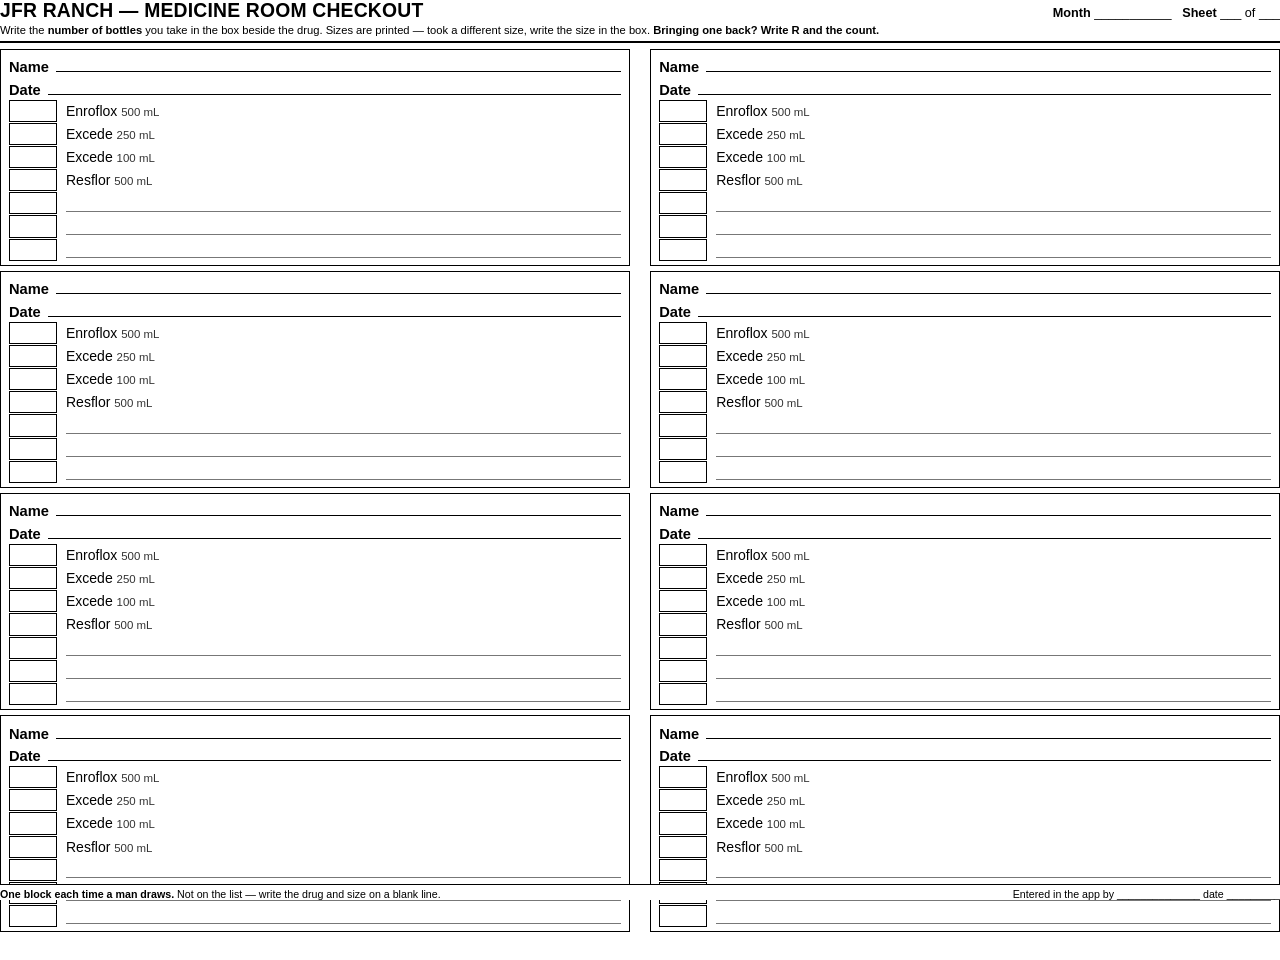
<file: docs/worksheets/2026-10-03_med-room-checkout-sheet.html>
<!doctype html>
<html lang="en">
<head>
<meta charset="utf-8">
<title>JFR Ranch - Medicine Room Checkout Sheet</title>
<style>
  @page { size: letter portrait; margin: 0.32in 0.38in 0.24in 0.38in; }
  * { box-sizing: border-box; }
  html, body { margin: 0; padding: 0; }
  body { font-family: Helvetica, Arial, sans-serif; color: #000;
         -webkit-print-color-adjust: exact; print-color-adjust: exact; }

  /* ---- title ---------------------------------------------------- */
  .head { display: flex; align-items: baseline; justify-content: space-between; }
  .title { font-size: 14.5pt; font-weight: 700; letter-spacing: .2px; }
  .month { font-size: 9.5pt; white-space: nowrap; }
  .sub { font-size: 8.4pt; margin: 2px 0 5px 0; }
  .sub b { font-weight: 700; }
  .rule { border-bottom: 2px solid #000; margin-bottom: 6px; }

  /* ---- the page: 2 across, 3 down ------------------------------- */
  .grid { display: flex; flex-wrap: wrap; justify-content: space-between; }
  .rec { flex: 0 0 49.2%; border: 1.4px solid #000; padding: 5px 8px 4px 8px;
         margin-bottom: 5px; }

  /* Three across. Everything steps down a size to keep the longest drug
     on one line - "Enroflox 500 mL" is the one that sets the width now. */
  body.cols-3 .rec     { flex: 0 0 32.6%; padding: 5px 6px 4px 6px; }
  body.cols-3 .who     { font-size: 10pt; }
  body.cols-3 .chip    { gap: 6px; }
  body.cols-3 .chip .box { flex: 0 0 0.44in; }
  body.cols-3 .chip .nm  { font-size: 9.5pt; }
  body.cols-3 .chip .nm i { font-size: 8pt; }

  .who { font-size: 11pt; font-weight: 700; }
  .who .ln { display: flex; align-items: baseline; gap: 7px; margin-bottom: 2px; }
  .who .fill { flex: 1 1 auto; border-bottom: 1.1px solid #000; height: 0.18in; }
  .who .lbl { white-space: nowrap; }

  /* ---- one drug: the box comes FIRST ----------------------------- */
  .chip { display: flex; align-items: center; gap: 9px; padding: 0.5px 0; }
  .chip .box { flex: 0 0 0.50in; height: 0.23in; border: 1.2px solid #000; }
  .chip .nm { font-size: 10.5pt; flex: 1 1 auto; white-space: nowrap; }
  .chip .nm i { font-style: normal; font-size: 8.6pt; color: #333; }
  .chip.write .nm { border-bottom: 1.1px solid #777; height: 0.18in; }

  /* ---- footer ---------------------------------------------------- */
  .foot { font-size: 8pt; display: flex; justify-content: space-between;
          border-top: 1px solid #000; padding-top: 3px;
          position: fixed; left: 0; right: 0; bottom: 0; background: #fff; }
  .grid { padding-bottom: 0.24in; }
</style>
</head>
<body>

<div class="head">
  <div class="title">JFR RANCH &mdash; MEDICINE ROOM CHECKOUT</div>
  <div class="month"><b>Month</b> ___________ &nbsp; <b>Sheet</b> ___ of ___</div>
</div>
<div class="sub">Write the <b>number of bottles</b> you take in the box beside the drug. Sizes are printed &mdash;
  took a different size, write the size in the box. <b>Bringing one back? Write R and the count.</b></div>
<div class="rule"></div>

<div class="grid" id="recs"></div>

<div class="foot">
  <div><b>One block each time a man draws.</b> Not on the list &mdash; write the drug and size on a blank line.</div>
  <div>Entered in the app by ______________ date _________</div>
</div>

<script>
  var MEDS = [
    ['Enroflox', '500 mL'],
    ['Excede',   '250 mL'],
    ['Excede',   '100 mL'],
    ['Resflor',  '500 mL']
  ];
  var BLANKS = 3;
  // Four rows, and two or three to a row: ?cols=3 for twelve blocks a page,
  // which is where John landed once the list came down to four drugs.
  var COLS = (location.search.match(/cols=(\d)/) || [])[1] === '3' ? 3 : 2;
  var ROWS = 4;
  var RECORDS = COLS * ROWS;
  if (COLS === 3) document.body.className = 'cols-3';

  var host = document.getElementById('recs');
  for (var r = 0; r < RECORDS; r++) {
    var chips = MEDS.map(function (m) {
      return '<div class="chip"><span class="box"></span>' +
             '<span class="nm">' + m[0] + ' <i>' + m[1] + '</i></span></div>';
    }).join('');
    for (var b = 0; b < BLANKS; b++) {
      chips += '<div class="chip write"><span class="box"></span>' +
               '<span class="nm"></span></div>';
    }
    host.insertAdjacentHTML('beforeend',
      '<div class="rec">' +
        '<div class="who">' +
          '<div class="ln"><span class="lbl">Name</span><span class="fill"></span></div>' +
          '<div class="ln"><span class="lbl">Date</span><span class="fill"></span></div>' +
        '</div>' +
        chips +
      '</div>');
  }
</script>
</body>
</html>
</file>
<file: feed-app/styles.css>
/* JFR Feed - phone first, iPad gets room. Dark red like the PB screens
   John already reads in the cab, big numbers, big buttons. */
:root {
    --red: #8b1a1a; --red-dark: #5e0f0f; --green: #2e7d32; --amber: #d99a00; --danger: #c62828;
    --bg: #f2f2f7; --card: #fff; --text: #1c1c1e; --muted: #6b6b70; --border: #d1d1d6;
}
* { box-sizing: border-box; }
html, body { height: 100%; }
body {
    margin: 0; background: var(--bg); color: var(--text);
    font-family: -apple-system, BlinkMacSystemFont, "Segoe UI", Roboto, Helvetica, Arial, sans-serif;
    -webkit-text-size-adjust: 100%; overscroll-behavior-y: none;
}
.hidden { display: none !important; }
.muted { color: var(--muted); }
.small { font-size: 13px; }
h2 { font-size: 20px; margin: 4px 0 6px; }
p { margin: 0 0 10px; }

/* ---- login ---- */
#loginScreen { position: fixed; inset: 0; z-index: 9999; background: var(--red); color: #fff;
    display: flex; align-items: center; justify-content: center; padding: 20px; }
#loginScreen .login-card { width: 100%; max-width: 360px; background: #fff; color: var(--text);
    border-radius: 14px; padding: 22px; box-shadow: 0 10px 30px rgba(0,0,0,.25); }
#loginScreen h2 { margin: 0 0 4px; }
#loginScreen .login-sub { margin: 0 0 16px; font-size: 13px; color: var(--muted); }
#loginScreen label { display: block; font-size: 13px; font-weight: 600; margin-bottom: 4px; }
#loginScreen input { width: 100%; padding: 12px; font-size: 16px; border: 1px solid var(--border); border-radius: 8px; margin-bottom: 12px; }
#loginScreen button { width: 100%; padding: 13px; font-size: 16px; font-weight: 600; color: #fff; background: var(--red); border: 0; border-radius: 8px; }
#loginScreen button:disabled { opacity: .6; }
#bootError { margin-bottom: 12px; padding: 10px; border-radius: 8px; font-size: 12px; font-family: ui-monospace, Menlo, monospace;
    background: #fff4e5; color: #8a4b00; border: 1px solid #f0c48a; word-break: break-word; }
#loginAlert { display: none; margin-bottom: 12px; padding: 10px; border-radius: 8px; font-size: 14px; background: #ffe5e7; color: #b3121f; }
.login-help { margin-top: 14px; padding-top: 12px; border-top: 1px solid #e5e5ea; display: flex; align-items: center;
    justify-content: space-between; gap: 8px; font-size: 12px; color: var(--muted); }
.login-help button { width: auto; padding: 6px 10px; font-size: 12px; font-weight: 600; background: none; color: var(--red); border: 1px solid var(--border); border-radius: 6px; }
.build-stamp { margin-top: 8px; font-size: 11px; color: #a1a1a6; text-align: right; }

/* ---- shell ---- */
.app { height: 100dvh; display: grid; grid-template-rows: auto 1fr auto; }
.top { background: var(--red); color: #fff; padding: calc(env(safe-area-inset-top) + 8px) 14px 8px;
    display: flex; align-items: center; justify-content: space-between; gap: 10px; }
.top-title { font-weight: 700; font-size: 17px; }
.top-sub { font-size: 12px; opacity: .85; }
.top-right { display: flex; gap: 6px; }
.chip { border: 1px solid rgba(255,255,255,.5); background: rgba(255,255,255,.12); color: #fff; border-radius: 999px;
    padding: 5px 10px; font-size: 12px; font-weight: 600; }
.chip.ok { background: var(--green); border-color: var(--green); }
.chip.warn { background: var(--amber); border-color: var(--amber); color: #1c1c1e; }
.chip.bad { background: var(--danger); border-color: var(--danger); }
.stage { overflow-y: auto; -webkit-overflow-scrolling: touch; padding: 12px 12px 90px; }
.view { display: none; max-width: 900px; margin: 0 auto; }
.view.active { display: block; }
.tabbar { display: flex; background: #fff; border-top: 1px solid var(--border); padding-bottom: env(safe-area-inset-bottom); }
.tabbar button { flex: 1; border: 0; background: none; padding: 10px 4px 8px; font-size: 13px; font-weight: 600; color: var(--muted); }
.tabbar button.active { color: var(--red); }
.tabbar button .n { display: inline-block; min-width: 18px; padding: 0 5px; border-radius: 9px; background: var(--red); color: #fff; font-size: 11px; margin-left: 4px; }

.row-between { display: flex; align-items: center; justify-content: space-between; gap: 8px; }
.card { background: var(--card); border: 1px solid #e5e5ea; border-radius: 12px; padding: 12px; margin-bottom: 10px; }
.card.locked { opacity: .75; }
.card .title { font-weight: 700; font-size: 16px; }
.card .sub { font-size: 12px; color: var(--muted); }
.empty { text-align: center; color: var(--muted); padding: 30px 10px; }
.alert { padding: 10px 12px; border-radius: 8px; font-size: 14px; margin-bottom: 10px; }
.alert.error { background: #ffe5e7; color: #b3121f; }
.alert.warn { background: #fff4e5; color: #8a4b00; }
.alert.ok { background: #e8f3dc; color: #2e7d32; }
.krow { display: flex; justify-content: space-between; align-items: center; gap: 10px; padding: 8px 0; border-bottom: 1px solid #f0f0f0; }
.krow:last-child { border-bottom: 0; }
.krow .k { color: var(--muted); font-size: 13px; }
.krow .v { font-weight: 600; font-size: 14px; text-align: right; }

/* ---- buttons ---- */
.btn { display: block; width: 100%; padding: 13px; border: 0; border-radius: 10px; font-size: 16px; font-weight: 700;
    background: #e5e5ea; color: var(--text); margin-top: 8px; }
.btn.primary { background: var(--green); color: #fff; }
.btn.danger { background: var(--danger); color: #fff; }
.btn.ghost { background: #fff; border: 1px solid var(--border); }
.btn.small { width: auto; padding: 7px 12px; font-size: 13px; margin-top: 0; }
.btn.big { padding: 20px; font-size: 22px; }
.btn:disabled { opacity: .45; }
.btn:active { opacity: .8; }
.inline-select { width: auto; max-width: 55%; padding: 7px 10px; font-size: 14px; border: 1px solid var(--border); border-radius: 8px; background: #fff; }
input[type=number], input[type=text], select, textarea { font-size: 16px; padding: 10px; border: 1px solid var(--border); border-radius: 8px; width: 100%; background: #fff; }

/* ---- bunk cards ---- */
.bunk { display: grid; grid-template-columns: 1fr auto; gap: 8px 12px; align-items: center; }
.bunk .info { grid-column: 1 / -1; display: flex; justify-content: space-between; align-items: baseline; gap: 8px; }
.bunk .info .lots { font-size: 12px; color: var(--muted); }
.scores { display: flex; gap: 6px; }
.scores button { width: 44px; height: 44px; border-radius: 10px; border: 1px solid var(--border); background: #fff; font-size: 17px; font-weight: 700; color: var(--text); }
.scores button.on { background: var(--red); color: #fff; border-color: var(--red); }
.stepper { display: flex; align-items: center; gap: 6px; }
.stepper button { width: 46px; height: 44px; border-radius: 10px; border: 1px solid var(--border); background: #fff; font-size: 22px; font-weight: 700; color: var(--text); }
.stepper .val { min-width: 74px; text-align: center; font-size: 22px; font-weight: 700; padding: 6px 4px; border-radius: 8px; }
.stepper .val:active { background: #f2f2f7; }
.stepper .unit { font-size: 12px; color: var(--muted); }
.bunk .total { grid-column: 1 / -1; display: flex; justify-content: space-between; align-items: center; font-size: 14px; }
.bunk .total b { font-size: 18px; }
.route-btns { display: flex; gap: 4px; }
.route-btns button { width: 34px; height: 34px; border-radius: 8px; border: 1px solid var(--border); background: #fff; font-size: 14px; }
.frozen { font-size: 12px; color: var(--red); font-weight: 700; }
.sticky-bar { position: fixed; left: 0; right: 0; bottom: calc(52px + env(safe-area-inset-bottom)); background: #fff; border-top: 1px solid var(--border);
    padding: 8px 12px; display: flex; align-items: center; justify-content: space-between; gap: 10px; z-index: 5; }
.sticky-bar .btn { width: auto; margin: 0; padding: 10px 18px; }

/* ---- bunk page: one pasture per page + reading order ---- */
.bunk-layout { display: grid; grid-template-columns: 1fr; gap: 12px; }
@media (min-width: 700px) { .bunk-layout { grid-template-columns: 1fr 260px; align-items: start; } }
.bunk-nav { display: flex; align-items: center; gap: 8px; margin-bottom: 8px; }
.bunk-nav .btn { margin: 0; }
.nav-arrow { width: 64px; padding: 12px 0; font-size: 20px; }
.bunk-pos { flex: 1; text-align: center; font-weight: 700; }
.bunk-pos .sub { display: block; font-size: 12px; color: var(--muted); font-weight: 500; }
.bunk-one { padding: 14px; }
.bunk-one .name { font-size: 24px; font-weight: 800; }
.bunk-one .lots { font-size: 13px; color: var(--muted); margin: 2px 0 12px; }
.bunk-one .label { font-size: 12px; font-weight: 700; color: var(--muted); text-transform: uppercase; letter-spacing: .04em; margin: 12px 0 6px; }
.bunk-one .scores { justify-content: space-between; }
.bunk-one .scores button { flex: 1; height: 56px; font-size: 22px; }
.bunk-one .stepper { justify-content: center; gap: 12px; }
.bunk-one .stepper button { width: 64px; height: 56px; font-size: 28px; }
.bunk-one .stepper .val { font-size: 34px; min-width: 110px; }
.bunk-one .total { display: flex; justify-content: space-between; align-items: baseline; margin-top: 12px; padding-top: 10px; border-top: 1px solid #f0f0f0; }
.bunk-one .total b { font-size: 26px; }
.bunk-one .hist { display: flex; gap: 4px; margin-top: 10px; }
.bunk-one .hist span { flex: 1; text-align: center; font-size: 11px; color: var(--muted); background: #f2f2f7; border-radius: 6px; padding: 4px 0; }
.bunk-one .hist span b { display: block; color: var(--text); font-size: 13px; }
.bunk-one .hist span.clean { background: #e8f3dc; }
.bunk-one .scores button { min-width: 0; }
.suggest { margin: 10px 0 2px; padding: 8px 10px; border-radius: 8px; background: #f2f2f7; font-size: 15px; }
.suggest.up { background: #e8f3dc; } .suggest.down { background: #ffe5e7; }
.suggest .why { display: block; font-size: 12px; color: var(--muted); margin-top: 2px; }
.dmi { margin-top: 10px; }
.dmi-bar { height: 10px; background: #e5e5ea; border-radius: 5px; overflow: hidden; }
.dmi-fill { height: 100%; background: var(--amber); }
.dmi-fill.at { background: var(--green); }
.dmi-txt { font-size: 12px; color: var(--muted); margin-top: 4px; }
.bunk-one .facts { display: flex; gap: 14px; flex-wrap: wrap; font-size: 13px; color: var(--muted); margin: -6px 0 6px; }
.bunk-one .facts b { color: var(--text); }
.score-words { display: flex; gap: 6px; margin-top: 4px; }
.score-words span { flex: 1; text-align: center; font-size: 10px; color: var(--muted); line-height: 1.1; }
.quick { display: flex; gap: 4px; margin-bottom: 8px; }
.quick button { flex: 1; height: 40px; border-radius: 8px; border: 1px solid var(--border); background: #fff; font-size: 13px; font-weight: 700; color: var(--text); padding: 0; }
.quick button:disabled { opacity: .4; }
.flags { display: flex; gap: 6px; flex-wrap: wrap; }
.flag { display: inline-flex; align-items: center; gap: 6px; padding: 8px 12px; border: 1px solid var(--border); border-radius: 999px; font-size: 14px; background: #fff; }
.flag.on { background: #fff4e5; border-color: var(--amber); }
.flag input { width: auto; margin: 0; }
.bunk-one .note { margin-top: 8px; font-size: 15px; padding: 9px 10px; }
table.trend { width: 100%; border-collapse: collapse; font-size: 13px; font-variant-numeric: tabular-nums; }
table.trend th { text-align: left; font-size: 11px; color: var(--muted); font-weight: 700; padding: 4px 6px; border-bottom: 1px solid #e5e5ea; }
table.trend td { padding: 6px; border-bottom: 1px solid #f0f0f0; }
table.trend th.num, table.trend td.num { text-align: right; }
table.trend tr.clean td { background: #f3f9ee; }
table.trend tr.today td { font-weight: 700; }
table.trend td.wx { white-space: nowrap; font-size: 12px; }
.side-head { margin-bottom: 6px; }
.side-list { background: var(--card); border: 1px solid #e5e5ea; border-radius: 12px; overflow: hidden; }
.side-item { display: flex; flex-wrap: wrap; align-items: center; gap: 4px 8px; padding: 10px 10px; border-bottom: 1px solid #f0f0f0; font-size: 14px; }
.side-item:last-child { border-bottom: 0; }
.side-item.cur { background: #fff4e5; }
.side-item .n { width: 22px; color: var(--muted); font-size: 12px; font-weight: 700; }
.side-item .nm { flex: 1 1 auto; min-width: 0; font-weight: 600; }
.side-item .st { flex: 0 0 100%; padding-left: 30px; font-size: 12px; color: var(--muted); }
.side-item .st.done { color: var(--green); font-weight: 700; }
.side-item .drag { cursor: grab; touch-action: none; user-select: none; -webkit-user-select: none; color: var(--muted); font-size: 18px; padding: 0 4px; }
.side-list.locked .drag { opacity: .25; }
.side-item.dragging { opacity: .6; background: #e6ecff; }

/* ---- plan: PB's Delivery overview shape ---- */
.pb-load { background: #fff; border-radius: 10px; overflow: hidden; margin-bottom: 12px; box-shadow: 0 1px 3px rgba(0,0,0,.12); }
.pb-head { background: var(--red); color: #fff; display: flex; align-items: center; gap: 8px; padding: 8px 12px; font-size: 20px; font-weight: 600; }
.pb-head .pb-status { flex: 1; font-size: 13px; font-weight: 500; opacity: .9; }
.pb-head button { border: 2px solid #1f6b23; background: var(--green); color: #fff; font-size: 17px; font-weight: 600; padding: 6px 18px; border-radius: 4px; }
.pb-head button.pb-edit { background: #4a4a4f; border-color: #333; }
.pb-load.closed .pb-head, .pb-load.posted .pb-head { background: #4a4a4f; }
table.pb-pens, table.pb-feed { width: 100%; border-collapse: collapse; font-variant-numeric: tabular-nums; }
table.pb-pens { background: #4a4a4f; color: #fff; }
table.pb-pens th { font-weight: 600; font-size: 15px; padding: 8px 12px; text-align: left; }
table.pb-pens td { padding: 8px 12px; font-size: 17px; font-weight: 600; border-top: 1px solid #5c5c61; }
table.pb-pens tbody tr { background: #6b6b70; }
table.pb-pens tfoot td { background: #5c5c61; text-align: left; }
table.pb-pens tfoot td:first-child { text-align: center; }
table.pb-pens td.num, table.pb-pens th.num, table.pb-feed td.num, table.pb-feed th.num { text-align: right; }
table.pb-pens .lb-edit { width: 90px; text-align: right; padding: 4px 6px; font-size: 16px; }
table.pb-pens .mv button { width: 34px; height: 32px; border: 1px solid #999; border-radius: 6px; background: #fff; color: #1c1c1e; margin-left: 4px; }
.pb-note { font-size: 12px; font-weight: 500; opacity: .85; }
table.pb-feed th { font-size: 14px; color: var(--muted); font-weight: 600; padding: 6px 12px; text-align: left; }
table.pb-feed td { padding: 8px 12px; font-size: 16px; color: #6b6b70; font-weight: 600; border-top: 1px solid #e5e5ea; }
table.pb-feed td.done { color: var(--green); }
.pb-load .tag { vertical-align: middle; }

/* ---- plan ---- */
.plan-load { border-left: 5px solid var(--red); }
.plan-load .drop-row { display: flex; align-items: center; justify-content: space-between; gap: 8px; padding: 6px 0; border-bottom: 1px solid #f0f0f0; }
.plan-load .drop-row:last-child { border-bottom: 0; }
.plan-load .drop-row .lb { font-weight: 700; font-size: 16px; }
.plan-load .drop-row input { width: 96px; text-align: right; padding: 6px; }
.plan-load .mv { display: flex; gap: 4px; }
.plan-load .mv button { width: 34px; height: 34px; border: 1px solid var(--border); border-radius: 8px; background: #fff; }
.tag { display: inline-block; font-size: 11px; font-weight: 700; padding: 2px 6px; border-radius: 6px; background: #f2f2f7; color: var(--muted); margin-left: 6px; }
.tag.red { background: #ffe5e7; color: #b3121f; }
.tag.green { background: #e8f3dc; color: #2e7d32; }
.tag.amber { background: #fff4e5; color: #8a4b00; }

/* ---- truck screens: PB's Load screen, copied ---- */
.pb-screen { margin: -12px -12px 0; background: #e9e9ec; padding: 0 0 12px; }
.pb-bar { background: #4a4a4f; color: #fff; display: flex; align-items: center; justify-content: space-between; padding: 6px 8px; gap: 8px; }
.pb-bar-title { flex: 1; text-align: center; font-size: 30px; font-weight: 300; letter-spacing: .5px; }
.pb-btn { border: 2px solid rgba(0,0,0,.35); border-radius: 4px; color: #fff; font-size: 18px; font-weight: 500; padding: 8px 18px; background: #6b6b70; min-width: 110px; }
.pb-btn.green { background: var(--green); } .pb-btn.red { background: var(--danger); } .pb-btn.grey { background: #6b6b70; }
.pb-btn.small { min-width: 0; padding: 5px 12px; font-size: 15px; }
.pb-btn:disabled { opacity: .45; }
.pb-btn:active { opacity: .8; }
.pb-grid { display: grid; grid-template-columns: 1fr; gap: 8px; padding: 8px; }
@media (min-width: 700px) { .pb-grid { grid-template-columns: 1fr 1fr; } }
.pb-panel { border: 2px solid #b8b8bd; background: #fff; display: flex; flex-direction: column; min-height: 0; }
.pb-panel-head { background: var(--red); color: #fff; text-align: center; font-size: 19px; padding: 6px 8px; }
.pb-panel-sub { background: #4a4a4f; color: #fff; text-align: center; font-size: 18px; padding: 4px 8px; }
.pb-panel-foot { font-size: 12px; color: var(--muted); text-align: center; padding: 6px; }
.big-panel { background: var(--green); color: #fff; padding: 22px 10px; text-align: center; flex: 1; display: flex; flex-direction: column; justify-content: center; min-height: 190px; transition: background .2s; }
.big-panel.yellow { background: var(--amber); color: #1c1c1e; }
.big-panel.red { background: var(--danger); }
.big-panel.idle { background: #6b6b70; }
.big-panel.mix { background: var(--red-dark); }
.big-panel.mix.done { background: var(--green); }
.big-label { font-size: 15px; font-weight: 600; opacity: .9; }
.big-num { font-size: 96px; font-weight: 300; line-height: 1; letter-spacing: -2px; font-variant-numeric: tabular-nums; margin: 4px 0; }
.big-foot { font-size: 13px; opacity: .9; }
@media (max-width: 420px) { .big-num { font-size: 68px; } .big-panel { min-height: 150px; } }
.pb-scale-row { display: flex; align-items: center; gap: 6px; padding: 8px; }
.pb-link { flex: 1; border: 1px solid #b8b8bd; background: #fff; padding: 6px; text-align: center; }
.scale-state { font-size: 12px; font-weight: 700; padding: 2px 8px; border-radius: 6px; background: #ffe5e7; color: #b3121f; }
.scale-state.ok { background: #e8f3dc; color: #2e7d32; }
.scale-state.sim { background: #e6ecff; color: #2f4ec2; }
.pb-scale-box { margin: 0 8px; border: 3px solid #9a9a9f; background: #fff; flex: 1; min-height: 120px; display: flex; align-items: center; justify-content: center; gap: 8px;
    font-size: 64px; font-weight: 300; font-variant-numeric: tabular-nums; color: #1c1c1e; }
.pb-scale-unit { font-size: 16px; color: var(--muted); font-weight: 600; }
.pb-select-head { background: var(--red); color: #fff; text-align: center; font-size: 19px; padding: 6px; margin: 4px 8px 0; }
.pb-strip { background: #b8b8bd; margin: 0 8px; padding: 6px; display: flex; gap: 6px; align-items: stretch; }
.pb-strip-labels { display: flex; flex-direction: column; justify-content: flex-end; gap: 10px; color: #fff; font-size: 17px; padding: 0 4px 6px; white-space: nowrap; }
.tiles { display: flex; gap: 6px; overflow-x: auto; -webkit-overflow-scrolling: touch; flex: 1; }
.tile { flex: 0 0 auto; min-width: 118px; background: #4a4a4f; color: #fff; border: 2px solid #3a3a3e; padding: 6px 6px 4px; text-align: center; display: flex; flex-direction: column; justify-content: flex-end; }
.tile .name { font-size: 13px; white-space: normal; line-height: 1.1; min-height: 30px; display: flex; align-items: center; justify-content: center; }
.tile .bay { font-size: 10px; opacity: .75; }
.tile .tgt { font-size: 26px; font-weight: 300; margin: 6px 0 4px; font-variant-numeric: tabular-nums; }
.tile .got { font-size: 22px; font-weight: 300; background: #fff; color: #1c1c1e; padding: 2px; }
.tile.cur { background: var(--green); border-color: #1f6b23; }
.tile.done { background: #2b2b2e; }
.tile.done .got { color: var(--green); font-weight: 500; }
.tile.edited .got { color: #8a4b00; }
.tiles.drops .tile { min-width: 140px; }
.action-row { margin: 8px; }
.action-row .btn { margin-top: 6px; }

/* ---- sim ---- */
.sim-bar { margin-top: 14px; background: #e6ecff; border: 1px dashed #2f4ec2; border-radius: 12px; padding: 10px; }
.sim-title { font-size: 12px; font-weight: 700; color: #2f4ec2; margin-bottom: 4px; }
.sim-bar input[type=range] { width: 100%; }
.sim-btns { display: flex; gap: 6px; flex-wrap: wrap; }
.sim-btns .btn { flex: 1; }

/* ---- history ---- */
.hist { display: grid; grid-template-columns: 1fr auto; gap: 2px 10px; }
.hist .st { font-size: 12px; font-weight: 700; text-transform: uppercase; }
.hist .st.posted { color: var(--green); } .hist .st.void { color: var(--danger); } .hist .st.closed { color: var(--text); } .hist .st.open { color: var(--amber); }
table.mini { width: 100%; border-collapse: collapse; font-size: 13px; }
table.mini td, table.mini th { padding: 5px 4px; border-bottom: 1px solid #f0f0f0; text-align: left; }
table.mini td.num, table.mini th.num { text-align: right; font-variant-numeric: tabular-nums; }
table.mini tr.editable td { color: var(--red); }

/* ---- sheet ---- */
.sheet-backdrop { position: fixed; inset: 0; background: rgba(0,0,0,.45); display: none; align-items: flex-end; justify-content: center; z-index: 1000; }
.sheet-backdrop.show { display: flex; }
.sheet { background: #fff; width: 100%; max-width: 560px; border-radius: 16px 16px 0 0; padding: 16px 16px calc(16px + env(safe-area-inset-bottom)); max-height: 85dvh; overflow-y: auto; }
.sheet-title { font-weight: 700; font-size: 17px; margin-bottom: 10px; }
.sheet label { display: block; font-size: 13px; font-weight: 600; margin: 10px 0 4px; }
.sheet-actions { display: flex; gap: 8px; margin-top: 14px; }
.sheet-actions .btn { margin-top: 0; }
.switch { position: relative; display: inline-block; width: 46px; height: 26px; }
.switch input { opacity: 0; width: 0; height: 0; }
.switch span { position: absolute; inset: 0; background: #ccc; border-radius: 26px; transition: .2s; }
.switch span:before { content: ""; position: absolute; width: 20px; height: 20px; left: 3px; top: 3px; background: #fff; border-radius: 50%; transition: .2s; }
.switch input:checked + span { background: var(--green); }
.switch input:checked + span:before { transform: translateX(20px); }

/* ---- toast ---- */
.toast { position: fixed; left: 50%; bottom: 80px; transform: translateX(-50%) translateY(20px); background: #1c1c1e; color: #fff;
    padding: 12px 20px; border-radius: 12px; font-size: 15px; font-weight: 600; box-shadow: 0 8px 24px rgba(0,0,0,.25); z-index: 2000;
    opacity: 0; transition: opacity .25s, transform .25s; max-width: 90%; text-align: center; pointer-events: none; }
.toast.show { opacity: 1; transform: translateX(-50%) translateY(0); }
.toast.error { background: var(--danger); }
.toast.ok { background: var(--green); }

/* ---- bulk feeders on Plan (D25) ---- */
.feeder { display: flex; align-items: center; gap: 10px; padding: 10px 4px; border-bottom: 1px solid #f0f0f0; flex-wrap: wrap; }
.feeder:last-child { border-bottom: 0; }
.feeder .fd-main { flex: 1; min-width: 0; display: flex; flex-direction: column; }
.feeder .fd-main .small { margin-top: 2px; }
.feeder .fd-lb { min-width: 92px; text-align: center; padding: 10px 12px; border: 1px solid var(--border); border-radius: 10px;
    font-size: 17px; font-weight: 700; color: var(--muted); background: #fff; }
.feeder.on .fd-lb { background: var(--green); border-color: var(--green); color: #fff; }
.feeder .fd-warn { flex: 0 0 100%; font-size: 12px; color: #b3121f; }
.fd-save { display: flex; align-items: center; justify-content: space-between; gap: 8px; padding: 6px 0 10px; }
.feeder .fd-trap { flex: 0 0 100%; font-size: 12px; color: #8a4b00; background: #fff4e5; border-radius: 6px; padding: 4px 8px; }
</file>
<file: field-app/styles.css>
/* --- MAIN APP BACKGROUND & LAYOUT --- */
body { 
    font-family: -apple-system, BlinkMacSystemFont, "Segoe UI", Roboto, Helvetica, Arial, sans-serif; 
    background-color: #f2f2f7; 
    margin: 0; 
    padding: 12px; 
    padding-bottom: 40px; 
    color: #1c1c1e; 
}

.container { 
    max-width: 1000px; 
    margin: 0 auto; 
}

h1 { 
    font-size: 22px; 
    text-align: center; 
    margin-top: 5px; 
    margin-bottom: 15px; 
}

h2 { 
    font-size: 18px; 
    margin-top: 20px; 
    border-bottom: 2px solid #ccc; 
    padding-bottom: 5px; 
}

h3 { 
    font-size: 14px; 
    color: #007aff; 
    margin-top: 15px; 
    margin-bottom: 8px; 
    text-transform: uppercase; 
    letter-spacing: 0.5px; 
}

/* --- FORMS & INPUTS --- */
.form-group { 
    margin-bottom: 12px; 
}

.form-row { 
    display: flex; 
    gap: 10px; 
    margin-bottom: 12px; 
    align-items: flex-start; 
}

.form-row .form-group { 
    margin-bottom: 0; 
}

@media (max-width: 600px) { 
    .form-row:not(.med-row) { flex-direction: column; gap: 0; } 
    .form-row:not(.med-row) .form-group { margin-bottom: 12px; } 
}

label { 
    display: block; 
    font-weight: 600; 
    margin-bottom: 4px; 
    font-size: 13px; 
    color: #3a3a3c; 
    white-space: nowrap; 
}

input, textarea, select { 
    width: 100%; 
    padding: 10px 12px; 
    border: 1px solid #d1d1d6; 
    border-radius: 8px; 
    box-sizing: border-box; 
    font-size: 16px; 
    background-color: #ffffff; 
    -webkit-appearance: none; 
}

select:disabled { 
    background-color: #e5e5ea; 
    color: #8e8e93; 
}

/* --- MAIN BUTTONS --- */
button { 
    width: 100%; 
    padding: 12px; 
    background-color: #34c759; 
    color: white; 
    border: none; 
    border-radius: 8px; 
    font-size: 16px; 
    font-weight: bold; 
    cursor: pointer; 
    margin-top: 5px; 
    box-shadow: 0 2px 4px rgba(0,0,0,0.1); 
}

button:active { 
    opacity: 0.8; 
}

.sync-btn { 
    background-color: #007aff; 
    margin-bottom: 10px; 
}

.report-btn { 
    background-color: #8e8e93; 
}

/* --- TABLES --- */
.table-responsive { 
    overflow-x: auto; 
    -webkit-overflow-scrolling: touch; 
    background-color: #ffffff; 
    border-radius: 12px; 
    box-shadow: 0 2px 8px rgba(0,0,0,0.06); 
    border: 1px solid #e5e5ea; 
    margin-top: 10px; 
}

table { 
    width: 100%; 
    border-collapse: collapse; 
    white-space: nowrap; 
    font-size: 14px; 
}

th, td { 
    padding: 10px 12px; 
    text-align: left; 
    border-bottom: 1px solid #e5e5ea; 
    vertical-align: middle; 
}

th { 
    background-color: #f8f8f8; 
    font-weight: 600; 
    color: #8e8e93; 
    text-transform: uppercase; 
    font-size: 11px; 
    letter-spacing: 0.5px; 
}

tr:last-child td { 
    border-bottom: none; 
}

/* --- ACTION BUTTONS FOR TABLES (EDIT/DEL) --- */
/* Small grey helper text — the move form's lot hint and "not said" in the
   history table. Was being used before it existed. */
.muted { color: #8e8e93; font-size: 11px; }
#moveLotHint { display: block; margin-top: 4px; }

/* Where a staged entry stands with the office. "in books" means approved
   and no longer editable from the phone. */
.row-status {
    display: inline-block; font-size: 10px; font-weight: 700;
    padding: 1px 5px; border-radius: 4px; vertical-align: middle;
    text-transform: uppercase; letter-spacing: .03em;
}
.row-status.approved { background: #e5fceb; color: #1b7a34; }
.row-status.rejected { background: #ffeaea; color: #d70015; }

/* A field the save is waiting on. Marked rather than only named in a toast:
   a toast is gone in three seconds and does not say where to look. */
.field-missing {
    border: 2px solid #d70015 !important;
    background: #fff5f5 !important;
}
.missing-banner {
    display: none; background: #ffeaea; border: 1px solid #d70015; color: #8a1a1a;
    border-radius: 8px; padding: 10px 12px; margin-bottom: 12px; font-size: 14px;
    line-height: 1.4;
}

/* Head-per-lot split on the move form. One row per lot standing in the
   From pasture; a mixed pasture cannot be split by eye, so the boxes are
   pre-filled pro-rata and typed over when the cowboy actually knows. */
.lot-split { border: 1px solid #d1d1d6; border-radius: 8px; padding: 4px 8px; }
.lot-split-row {
    display: flex; align-items: center; justify-content: space-between;
    gap: 10px; padding: 6px 0; border-bottom: 1px solid #f0f0f2;
}
.lot-split-row:last-of-type { border-bottom: 0; }
.lot-split-name { font-weight: 600; font-size: 15px; }
.lot-split-head {
    width: 90px; flex: 0 0 90px; text-align: right;
    padding: 8px; font-size: 16px;   /* 16px stops iOS zooming on focus */
    border: 1px solid #d1d1d6; border-radius: 6px;
}
.lot-split-total { font-size: 12px; padding: 6px 0 2px; font-weight: 600; }
.lot-split-total.ok  { color: #1b7a34; }
.lot-split-total.bad { color: #d70015; }

.action-buttons { 
    display: flex; 
    gap: 8px; 
}

.action-buttons button { 
    margin-top: 0; 
    padding: 10px 14px; 
    min-height: 40px;
    font-size: 14px; 
    border-radius: 6px; 
    box-shadow: none; 
    width: auto; 
    font-weight: bold; 
}

.edit-btn { 
    background-color: #ffcc00; 
    color: #1c1c1e; 
    border: none; 
}

.delete-btn { 
    background-color: #ff3b30; 
    color: white; 
    border: none; 
}

/* --- SEARCH BAR & ALERTS --- */
.search-bar { 
    margin-bottom: 15px; 
    border: 2px solid #007aff; 
}

.tag-alert { 
    margin-top: 4px; 
    padding: 10px; 
    border-radius: 6px; 
    display: none; 
    font-size: 14px; 
}

/* --- MODALS --- */
/* The overlay is the scroller. It used to be a fixed, full-height box with
   no overflow, so anything taller than the screen — a day with more than a
   few records — was simply CUT OFF at the bottom with no way to reach it,
   and a drag on it fell through to the page underneath, which is why the
   background moved instead of the report.

   overscroll-behavior:contain is what stops that chaining: the scroll stays
   in the overlay instead of handing off to the body when it hits an end. */
.modal { 
    display: none; 
    position: fixed; 
    z-index: 1000; 
    left: 0; 
    top: 0; 
    width: 100%; 
    height: 100%;
    overflow-y: auto;
    -webkit-overflow-scrolling: touch;
    overscroll-behavior: contain;
    background-color: rgba(0,0,0,0.6); 
}

.modal-content { 
    background-color: #ffffff; 
    /* Was `10% auto`, which wasted a tenth of a phone screen at the top and
       left nothing at the bottom. A fixed margin gives the last card room to
       clear the home indicator. */
    margin: 24px auto calc(24px + env(safe-area-inset-bottom, 0px));
    padding: 20px; 
    border-radius: 16px; 
    width: 85%; 
    max-width: 400px; 
    box-shadow: 0 10px 20px rgba(0,0,0,0.2); 
}

/* Belt and braces for the page behind: overscroll-behavior needs iOS 16+,
   and this stops the body scrolling on anything older. */
body.modal-open { overflow: hidden; }

.close-modal { 
    color: #8e8e93; 
    float: right; 
    font-size: 28px; 
    font-weight: bold; 
    line-height: 20px; 
    cursor: pointer; 
}

/* --- ENHANCED UTILITY BUTTONS (NT, Recall, Lock) --- */
.utility-btn {
    width: auto !important;
    padding: 10px 16px !important; 
    min-height: 40px !important;
    min-width: 40px !important;
    margin: 0 !important;
    font-size: 14px !important;
    font-weight: 800 !important;
    border-radius: 8px !important;
    box-shadow: 0 2px 5px rgba(0,0,0,0.15) !important; 
    border: none !important;
    display: inline-flex;
    align-items: center;
    justify-content: center;
    transition: all 0.1s ease-in-out;
}

.utility-btn:active { 
    transform: scale(0.95); 
    box-shadow: 0 1px 2px rgba(0,0,0,0.1) !important; 
}

.btn-nt { background-color: #ffcc00 !important; color: #1c1c1e !important; font-size: 16px !important; }
.btn-clear { background-color: #ffffff !important; color: #ff3b30 !important; border: 1px solid #ff3b30 !important; }
.btn-recall { background-color: #e5f0ff !important; color: #007aff !important; border: 1px solid #007aff !important; }

/* Lock toggle — visually distinct when engaged */
.btn-lock { 
    background-color: #ffffff !important; 
    color: #8e8e93 !important; 
    border: 1px solid #c7c7cc !important; 
    font-size: 16px !important;
}
.btn-lock.locked { 
    background-color: #34c759 !important; 
    color: #ffffff !important; 
    border: 1px solid #248a3d !important; 
    box-shadow: 0 0 0 2px rgba(52,199,89,0.25), 0 2px 5px rgba(0,0,0,0.15) !important;
}

/* Inline lock — sits inside a label, compact size */
.btn-lock-inline {
    display: inline-flex !important;
    align-items: center;
    justify-content: center;
    width: auto !important;
    min-width: 32px !important;
    min-height: 32px !important;
    padding: 4px 8px !important;
    margin: 0 0 0 4px !important;
    font-size: 14px !important;
    font-weight: 700 !important;
    line-height: 1 !important;
    background-color: #ffffff !important;
    color: #8e8e93 !important;
    border: 1px solid #c7c7cc !important;
    border-radius: 6px !important;
    box-shadow: none !important;
    vertical-align: middle;
    transition: all 0.1s ease-in-out;
}

.btn-lock-inline.locked {
    background-color: #34c759 !important;
    color: #ffffff !important;
    border: 1px solid #248a3d !important;
    box-shadow: 0 0 0 2px rgba(52,199,89,0.25) !important;
}

.btn-lock-inline:active {
    transform: scale(0.92);
}

/* Field header — keeps label-button rows the same height across columns,
   so the input/select beneath each one lines up cleanly across the row. */
.field-header {
    display: flex;
    justify-content: space-between;
    align-items: center;
    margin-bottom: 6px;
    min-height: 44px;
}

/* --- INLINE CLEAR BUTTON (The 'X') --- */
.input-wrapper { 
    position: relative; 
    display: flex; 
    align-items: center; 
    width: 100%; 
}

.input-wrapper input { 
    padding-right: 35px !important; 
}

.inline-clear { 
    position: absolute; 
    right: 8px; 
    color: #ffffff; 
    background-color: #c7c7cc; 
    font-size: 14px; 
    width: 28px; 
    height: 28px; 
    border-radius: 50%; 
    display: none; 
    align-items: center; 
    justify-content: center; 
    cursor: pointer; 
    z-index: 10; 
    font-family: sans-serif; 
}

.inline-clear:active { 
    background-color: #8e8e93; 
}

/* =========================================================
   TAB NAVIGATION STYLES (Beta Moves Feature)
   ========================================================= */
.tab-container { 
    display: flex; 
    gap: 0; 
    margin-bottom: 20px; 
    border-radius: 10px; 
    overflow: hidden; 
    border: 1px solid #d1d1d6; 
    box-shadow: 0 2px 4px rgba(0,0,0,0.05); 
}

.tab-btn { 
    flex: 1; 
    border-radius: 0 !important; 
    background-color: #ffffff; 
    color: #1c1c1e; 
    margin-top: 0 !important; 
    padding: 12px; 
    font-size: 15px; 
    font-weight: 600; 
    cursor: pointer; 
    transition: all 0.2s ease; 
    border: none; 
}

/* Four tabs on a 390px phone leaves about 87px each, and "🩺 Doctoring"
   wrapped onto two lines at the default 15px. The label is what matters, so
   on a narrow screen the icon goes and the word stays on one line. */
.tab-ico { margin-right: 5px; }
.tab-btn { white-space: nowrap; }
@media (max-width: 460px) {
    .tab-btn { padding: 12px 2px; font-size: 13px; }
    .tab-ico { display: none; }
}

/* Count and test-weight forms on the pasture page. */
.pv-form-head { font-size: 16px; margin: 0 0 10px; }
.pv-form-where { color: #007aff; }
.pv-compare { font-size: 13px; padding: 8px 2px; color: #8e8e93; }
.pv-compare.ok  { color: #1b7a34; font-weight: 600; }
.pv-compare.bad { color: #d70015; font-weight: 600; }
.pv-draft-x {
    border: 0; background: none; color: #d70015; font-size: 20px;
    padding: 0 4px; cursor: pointer; line-height: 1; margin-top: 0 !important;
    width: auto; flex: 0 0 auto;
}
.pv-totals { margin-top: 10px; border-top: 1px solid #d1d1d6; padding-top: 8px; }
.pv-tot-row {
    display: flex; justify-content: space-between; font-size: 14px; padding: 3px 0;
}
.pv-tot-row.muted-row { color: #1b7a34; }
.pv-tot-note { font-size: 11px; color: #8e8e93; padding-top: 4px; }
.secondary-btn {
    background: #f2f2f7 !important; color: #1c1c1e !important;
    border: 1px solid #d1d1d6 !important;
}

/* Pasture inventory — one pasture, never a list. */
.pv-hint { color: #8e8e93; font-size: 14px; padding: 16px 4px; text-align: center; }
.pv-card {
    border: 1px solid #d1d1d6; border-radius: 12px; overflow: hidden;
    background: #ffffff;
}
.pv-head {
    display: flex; justify-content: space-between; align-items: baseline;
    background: #f2f2f7; padding: 12px 14px; font-weight: 700; font-size: 16px;
    border-bottom: 1px solid #d1d1d6;
}
.pv-total { color: #007aff; font-size: 18px; }
.pv-row {
    display: flex; justify-content: space-between; align-items: center;
    padding: 12px 14px; border-bottom: 1px solid #f0f0f2; font-size: 16px;
}
.pv-row:last-of-type { border-bottom: 0; }
.pv-lot { font-weight: 600; }
.pv-hd { font-variant-numeric: tabular-nums; font-weight: 700; }
.pv-note, .pv-asof {
    padding: 8px 14px; font-size: 11px; color: #8e8e93; border-top: 1px solid #f0f0f2;
}

.tab-btn:not(.active) { 
    background-color: #f2f2f7; 
    color: #8e8e93; 
}

.tab-btn.active { 
    background-color: #007aff !important; 
    color: #ffffff !important; 
}

#movesForm, #doctoringForm { 
    animation: fadeIn 0.3s ease-in-out; 
}

@keyframes fadeIn { 
    from { opacity: 0; transform: translateY(5px); } 
    to { opacity: 1; transform: translateY(0); } 
}

#saveMoveBtn { 
    background-color: #5856d6; 
    margin-top: 20px; 
}

/* =========================================================
   TOAST NOTIFICATIONS (replaces alert() for hot path)
   ========================================================= */
.toast {
    position: fixed;
    left: 50%;
    bottom: 24px;
    transform: translateX(-50%) translateY(20px);
    background-color: #1c1c1e;
    color: #ffffff;
    padding: 14px 22px;
    border-radius: 12px;
    font-size: 16px;
    font-weight: 600;
    box-shadow: 0 8px 24px rgba(0,0,0,0.25);
    z-index: 2000;
    opacity: 0;
    transition: opacity 0.25s ease, transform 0.25s ease;
    max-width: 90%;
    text-align: center;
    pointer-events: none;
}

.toast.show {
    opacity: 1;
    transform: translateX(-50%) translateY(0);
}

.toast-success { background-color: #248a3d; }
.toast-error   { background-color: #d70015; }

/* =========================================================
   SYNC STATUS BADGE (next to cloud pull button)
   ========================================================= */
.sync-row {
    display: flex;
    align-items: center;
    gap: 10px;
    margin-bottom: 15px;
}

.sync-row .sync-btn {
    flex: 1;
    margin-bottom: 0;
}

.sync-badge {
    display: inline-block;
    padding: 6px 10px;
    border-radius: 6px;
    font-size: 12px;
    font-weight: 700;
    white-space: nowrap;
}

.sync-badge.pending  { background-color: #fff3cd; color: #856404; border: 1px solid #ffeeba; }
.sync-badge.syncing  { background-color: #cce5ff; color: #004085; border: 1px solid #b8daff; }
.sync-badge.offline  { background-color: #f8d7da; color: #721c24; border: 1px solid #f5c6cb; }
/* Dead letters: red, and a button - tapping it opens the Failed list. */
.sync-badge.failed   { background-color: #d70015; color: #ffffff; border: 1px solid #b00012; cursor: pointer; font-family: inherit; }

.failed-intro { font-size: 13px; color: #555; margin: 0 0 12px; }
.failed-empty { font-size: 14px; color: #555; }
.failed-item { border: 1px solid #f5c6cb; background: #fff5f5; border-radius: 10px; padding: 10px 12px; margin-bottom: 10px; }
.failed-item.handled { border-color: #ddd; background: #f7f7f7; opacity: 0.8; }
.failed-what { font-weight: 700; font-size: 14px; }
.failed-when { font-size: 12px; color: #666; }
.failed-why { font-size: 14px; margin: 6px 0 4px; }
.failed-tech { font-size: 11px; color: #777; word-break: break-word; }
.failed-actions { display: flex; gap: 8px; margin-top: 8px; flex-wrap: wrap; }
.failed-actions button { flex: 1; min-width: 80px; padding: 10px; font-size: 14px; border-radius: 8px; border: 1px solid #b00012; background: #d70015; color: #fff; font-weight: 700; }
.failed-actions button.secondary { background: #fff; color: #333; border-color: #ccc; }
.failed-toggle { display: flex; align-items: center; gap: 8px; font-size: 13px; margin-top: 8px; }
.failed-toggle input[type=checkbox] { -webkit-appearance: checkbox; appearance: auto; width: 18px; height: 18px; min-height: 0; margin: 0; padding: 0; flex: none; }

/* Disabled submit state */
button:disabled {
    cursor: not-allowed;
}

/* =========================================================
   SAFER DELETE — separate Confirm + Cancel buttons
   ========================================================= */
.delete-confirm-btn {
    background-color: #ff3b30 !important;
    color: #ffffff !important;
    font-weight: 800 !important;
    animation: pulseConfirm 0.9s ease-in-out infinite;
}

.delete-cancel-btn {
    background-color: #8e8e93 !important;
    color: #ffffff !important;
    font-size: 16px !important;
}

@keyframes pulseConfirm {
    0%, 100% { transform: scale(1); box-shadow: 0 0 0 0 rgba(255,59,48,0.5); }
    50%      { transform: scale(1.04); box-shadow: 0 0 0 6px rgba(255,59,48,0); }
}

/* =========================================================
   DITTO BUTTON (repeat last tag)
   ========================================================= */
.btn-ditto {
    background-color: #fff8e1 !important;
    color: #b07000 !important;
    border: 1px solid #ffcc00 !important;
    font-size: 18px !important;
    line-height: 1 !important;
}

/* =========================================================
   TAG HISTORY — tappable line in alert box + modal cards
   ========================================================= */
.tag-history-link {
    display: block;
    cursor: pointer;
    padding: 4px 0;
    -webkit-tap-highlight-color: rgba(0,122,255,0.2);
}

.tag-history-link:active {
    opacity: 0.6;
}

.tag-history-cta {
    color: #007aff;
    font-weight: 700;
    font-size: 13px;
    margin-left: 4px;
}

.tag-history-modal-content {
    max-width: 480px !important;
    width: 92% !important;
    max-height: 80vh;
    overflow-y: auto;
    margin: 5% auto !important;
}

.tag-history-card {
    background: #f8f8fa;
    border-left: 4px solid #007aff;
    border-radius: 8px;
    padding: 10px 12px;
    margin-bottom: 10px;
    font-size: 14px;
    line-height: 1.45;
}

.tag-history-card-dead { border-left-color: #d70015; background: #fff5f5; }

.thc-row { display: flex; justify-content: space-between; align-items: baseline; gap: 8px; }
.thc-action { font-weight: 700; color: #1c1c1e; }
.thc-date { color: #8e8e93; font-size: 12px; white-space: nowrap; }
.thc-meds { margin-top: 4px; color: #1c1c1e; }
.thc-meta { margin-top: 4px; color: #555; font-size: 13px; }
.thc-drugoff { margin-top: 4px; color: #d70015; font-weight: 700; font-size: 13px; }
.thc-notes { margin-top: 6px; padding: 6px 8px; background: #ffffff; border-radius: 6px; font-size: 13px; }

/* =========================================================
   CUSTOM NUMERIC KEYPAD — bottom sheet, no iOS keyboard pop
   ========================================================= */
.keypad-modal {
    display: none;
    position: fixed;
    inset: 0;
    background-color: rgba(0,0,0,0.4);
    z-index: 1500;
}

.keypad-modal.show { display: block; }

.keypad-sheet {
    position: absolute;
    bottom: 0;
    left: 0;
    right: 0;
    background-color: #f2f2f7;
    border-top-left-radius: 16px;
    border-top-right-radius: 16px;
    padding: 12px 12px calc(12px + env(safe-area-inset-bottom));
    box-shadow: 0 -4px 20px rgba(0,0,0,0.15);
    animation: keypadSlideUp 0.18s ease-out;
}

@keyframes keypadSlideUp {
    from { transform: translateY(100%); }
    to   { transform: translateY(0); }
}

.keypad-header {
    display: flex;
    align-items: center;
    justify-content: space-between;
    background: #ffffff;
    border-radius: 10px;
    padding: 10px 14px;
    margin-bottom: 10px;
    box-shadow: 0 1px 2px rgba(0,0,0,0.06);
}

.keypad-display {
    font-size: 28px;
    font-weight: 700;
    color: #1c1c1e;
    font-variant-numeric: tabular-nums;
    letter-spacing: 1px;
}

.keypad-done {
    width: auto !important;
    margin: 0 !important;
    padding: 8px 18px !important;
    background-color: #007aff !important;
    color: #ffffff !important;
    font-size: 15px !important;
    border-radius: 8px !important;
    box-shadow: none !important;
}

.keypad-grid {
    display: grid;
    grid-template-columns: repeat(3, 1fr);
    gap: 8px;
}

.keypad-key {
    width: 100% !important;
    margin: 0 !important;
    padding: 18px 0 !important;
    font-size: 26px !important;
    font-weight: 600 !important;
    background-color: #ffffff !important;
    color: #1c1c1e !important;
    border-radius: 10px !important;
    box-shadow: 0 1px 2px rgba(0,0,0,0.08) !important;
    border: none !important;
    min-height: 56px;
}

.keypad-key:active {
    background-color: #d1d1d6 !important;
}

.keypad-clear {
    background-color: #fff3cd !important;
    color: #856404 !important;
    font-size: 16px !important;
}

.keypad-back {
    background-color: #ffe5e5 !important;
    color: #d70015 !important;
    font-size: 22px !important;
}

/* =========================================================
   DAILY SUMMARY BAR — running tally above the form
   ========================================================= */
.daily-summary {
    background: linear-gradient(180deg, #ffffff 0%, #f7f9fc 100%);
    border: 1px solid #d8e2ec;
    border-radius: 12px;
    padding: 10px 14px;
    margin-bottom: 14px;
    box-shadow: 0 1px 3px rgba(0,0,0,0.05);
}

.ds-row { display: flex; align-items: baseline; gap: 8px; flex-wrap: wrap; }
.ds-top { margin-bottom: 2px; }
.ds-count { font-size: 26px; font-weight: 800; color: #007aff; line-height: 1; font-variant-numeric: tabular-nums; }
.ds-label { font-size: 13px; color: #3a3a3c; font-weight: 600; }
.ds-mid { font-size: 13px; color: #1c1c1e; font-weight: 600; margin-top: 2px; }
.ds-last { font-size: 12px; color: #8e8e93; margin-top: 4px; }

/* =========================================================
   LONG-PRESS TOOLTIP (touch fallback for hover tooltips)
   ========================================================= */
.longpress-tooltip {
    position: fixed;
    background-color: rgba(28, 28, 30, 0.95);
    color: #ffffff;
    padding: 10px 14px;
    border-radius: 8px;
    font-size: 13px;
    font-weight: 500;
    line-height: 1.35;
    max-width: 260px;
    box-shadow: 0 6px 18px rgba(0,0,0,0.3);
    z-index: 3000;
    pointer-events: none;
    animation: tipFadeIn 0.15s ease-out;
}

@keyframes tipFadeIn {
    from { opacity: 0; transform: translateY(4px); }
    to   { opacity: 1; transform: translateY(0); }
}

/* =========================================================
   HELP & TROUBLESHOOT BUTTONS (bottom of app)
   ========================================================= */
.help-row {
    display: flex;
    gap: 10px;
    margin-top: 24px;
    padding-top: 16px;
    border-top: 1px solid #e5e5ea;
}

.help-btn {
    flex: 1;
    margin-top: 0 !important;
    padding: 14px !important;
    background-color: #5856d6 !important;
    color: #ffffff !important;
    font-size: 15px !important;
    font-weight: 700 !important;
    border-radius: 10px !important;
}

.help-btn-alt {
    background-color: #ff9500 !important;
}

.help-btn:active {
    opacity: 0.85;
}

/* Wider modal content with scrollable body for long help text */
.help-modal-content {
    max-width: 560px !important;
    width: 92% !important;
    max-height: 85vh !important;
    overflow-y: auto;
    margin: 5% auto !important;
    -webkit-overflow-scrolling: touch;
    padding: 22px 22px calc(22px + env(safe-area-inset-bottom)) !important;
}

.help-section {
    margin-bottom: 18px;
    padding-bottom: 14px;
    border-bottom: 1px solid #f0f0f3;
}

.help-section:last-child {
    border-bottom: none;
    padding-bottom: 0;
    margin-bottom: 0;
}

.help-section h3 {
    margin-top: 0;
    margin-bottom: 8px;
    color: #1c1c1e;
    text-transform: none;
    letter-spacing: 0;
    font-size: 16px;
    font-weight: 700;
}

.help-section p {
    margin: 6px 0;
    font-size: 14px;
    line-height: 1.5;
    color: #1c1c1e;
}

.help-list {
    margin: 6px 0 6px 0;
    padding-left: 22px;
    font-size: 14px;
    line-height: 1.6;
    color: #1c1c1e;
}

.help-list li {
    margin-bottom: 4px;
}

.help-list b {
    color: #1c1c1e;
}

/* =========================================================
   CHUTE MODE BANNER — visible when any field is locked
   ========================================================= */
.chute-banner {
    display: flex;
    align-items: center;
    gap: 8px;
    background-color: #e8f7eb;
    color: #1d4a25;
    border: 1px solid #34c759;
    border-radius: 10px;
    padding: 10px 14px;
    margin-bottom: 14px;
    font-size: 14px;
    line-height: 1.4;
}

.chute-banner b {
    color: #0e3b15;
    font-weight: 700;
}

.chute-banner-icon {
    font-size: 18px;
    flex-shrink: 0;
}
/* Where the lot stands (2026-10-09): one-tap pasture picks and the
   wrong-pasture warning in the tag alert box. Big enough for a glove. */
.loc-chips { display: flex; flex-wrap: wrap; gap: 8px; margin-top: 8px; }
.loc-chip {
    font-size: 15px; font-weight: 600; padding: 10px 14px; min-height: 44px;
    border: 2px solid #007aff; border-radius: 10px; background: #fff; color: #007aff;
}
.loc-chip:active { background: #007aff; color: #fff; }
.loc-chip-hd { font-weight: 400; font-size: 12px; opacity: .75; margin-left: 4px; }
.loc-warn { color: #b00020; margin-top: 6px; }
</file>
<file: tally-book/styles.css>
*,*::before,*::after{box-sizing:border-box}
html{-webkit-text-size-adjust:100%}
body,h1,h2,h3,h4,p,ul,ol,li,figure{margin:0;padding:0}
ul,ol{list-style:none}
button,input,select,textarea{font:inherit;color:inherit;background:none;border:0}
button{cursor:pointer}
[hidden]{display:none!important}   /* class rules like .lab-row{display:flex} were beating it */

:root{
  /* --s scales content type; chrome (tabs, pills, labels) scales at half that
     so the fixed furniture never crowds out the page on a phone. */
  --s:1.12;
  --s2:calc(1 + (var(--s) - 1) * 0.75);

  --paper:#EFF0EB;
  --raise:#F8F9F5;
  --hair:#D8DBD0;
  --hair-2:#E4E7DC;
  --ink:#1A1E16;
  --ink-2:#5C6353;
  --ink-3:#686F5C;
  --accent:#2F5D3A;
  --accent-ink:#F8F9F5;
  --wash:#E0E7DC;
  --mark:#96600F;
  --crit:#8F3226;
  --f-display:"Zilla Slab",Georgia,serif;
  --f-body:"Archivo","Helvetica Neue",Arial,sans-serif;
  --f-mono:"IBM Plex Mono",ui-monospace,Menlo,monospace;
}
@media (prefers-color-scheme:dark){
  :root:not([data-theme="light"]){
    --paper:#0F120C;
    --raise:#171B12;
    --hair:#2B3125;
    --hair-2:#20261B;
    --ink:#EAEDE2;
    --ink-2:#9CA492;
    --ink-3:#8B9380;
    --accent:#8CBB8E;
    --accent-ink:#0F120C;
    --wash:#1F2A1E;
    --mark:#D6A257;
    --crit:#D4705F;
  }
}
:root[data-theme="dark"]{
  --paper:#0F120C;
  --raise:#171B12;
  --hair:#2B3125;
  --hair-2:#20261B;
  --ink:#EAEDE2;
  --ink-2:#9CA492;
  --ink-3:#8B9380;
  --accent:#8CBB8E;
  --accent-ink:#0F120C;
  --wash:#1F2A1E;
  --mark:#D6A257;
  --crit:#D4705F;
}

body{
  background:var(--paper);color:var(--ink);
  font-family:var(--f-body);font-size:calc(17px * var(--s));line-height:1.4;
  height:100vh;height:100dvh;overflow:hidden;
}

/* ---------- shell ---------- */
.app{
  height:100%;max-width:640px;margin:0 auto;
  display:grid;grid-template-columns:minmax(0,1fr);grid-template-rows:auto minmax(0,1fr) auto auto;
  padding:0 16px;
}
@media (min-width:700px){.app{padding:0 28px}}
@media (max-width:395px){.title{font-size:calc(25px * var(--s))}.top{gap:6px}}

/* ---------- top bar ---------- */
.top{display:flex;align-items:flex-end;gap:10px;padding:14px 0 10px}
.top .left{margin-right:auto;min-width:0}
.eyebrow{
  font-family:var(--f-mono);font-size:calc(12px * var(--s2));letter-spacing:.16em;
  text-transform:uppercase;color:var(--ink-3);display:block;margin-bottom:2px;
  white-space:nowrap;overflow:hidden;text-overflow:ellipsis;
}
.title{font-family:var(--f-display);font-weight:600;font-size:calc(29px * var(--s));line-height:1.05;letter-spacing:-.015em;white-space:nowrap;overflow:hidden;text-overflow:ellipsis}
.title .dim{color:var(--ink-3)}
.top-act{display:flex;gap:2px;align-items:center;flex:none}
.ghost{
  font-family:var(--f-mono);font-size:calc(15px * var(--s2));color:var(--ink-2);
  min-height:44px;min-width:44px;padding:0 11px;border-radius:6px;letter-spacing:.03em;
  display:inline-flex;align-items:center;justify-content:center;
}
.ghost:hover{background:var(--hair-2);color:var(--ink)}
.ghost.ico{min-width:52px;min-height:52px;padding:0;color:var(--ink)}
.ghost.ico svg{width:27px;height:27px}
.ghost.ico:active{background:var(--wash)}
.dot{
  width:44px;height:44px;padding:0;flex:none;display:grid;place-items:center;
  color:var(--ink-3);border-radius:50%;
}
.dot::after{content:"";width:11px;height:11px;border-radius:50%;background:currentColor}
.dot:hover{background:var(--hair-2)}
.dot.dirty{color:var(--mark)}
.dot.ok{color:var(--accent)}
:where(button,input,textarea,[tabindex]):focus-visible{outline:2px solid var(--accent);outline-offset:2px}

/* ---------- views ---------- */
.stage{position:relative;min-height:0}
.view{
  position:absolute;inset:0;overflow-y:auto;overscroll-behavior:contain;
  -webkit-overflow-scrolling:touch;padding-bottom:10px;
}
.view[hidden]{display:none}
.view.in{animation:slide .18s ease-out}
@keyframes slide{from{opacity:0;transform:translateY(6px)}to{opacity:1;transform:none}}
@media (prefers-reduced-motion:reduce){.view.in{animation:none}*{transition:none!important}}

/* ---------- day view ---------- */
.pulse{display:flex;align-items:baseline;gap:11px;padding:0 0 12px}
.pulse .n{
  font-family:var(--f-display);font-size:calc(62px * var(--s));font-weight:600;
  line-height:.85;letter-spacing:-.03em;font-variant-numeric:tabular-nums;
}
.pulse .n.clear{color:var(--ink-3)}
.pulse .lab{font-size:calc(15.5px * var(--s));color:var(--ink-2);line-height:1.3}
.pulse .lab b{display:block;color:var(--ink);font-weight:600}

.lab-row{
  display:flex;align-items:center;gap:8px;padding:8px 0 2px;
  font-family:var(--f-mono);font-size:calc(12px * var(--s2));letter-spacing:.13em;
  text-transform:uppercase;color:var(--ink-3);
}
.lab-row .r{margin-left:auto;letter-spacing:.03em;text-transform:none;font-size:calc(13.5px * var(--s2));
  min-height:44px;padding:0 8px;margin-right:-8px;display:inline-flex;align-items:center;color:var(--ink-2)}
.lab-row button.r:hover{color:var(--ink)}

/* ---------- entries ---------- */
.entry{display:flex;gap:10px;align-items:flex-start;padding:10px 0;border-top:1px solid var(--hair-2)}
.entry:first-child{border-top:0}
.bullet{
  flex:none;width:calc(44px * var(--s2));height:calc(44px * var(--s2));border-radius:6px;
  font-family:var(--f-mono);font-size:calc(17px * var(--s));color:var(--ink-2);
  display:grid;place-items:center;margin-top:-4px;
}
.bullet:hover{background:var(--hair-2)}
.entry .txt{flex:1;min-width:0;padding-top:1px;overflow-wrap:anywhere;font-size:calc(17px * var(--s));line-height:1.38}
.entry .txt[contenteditable]:focus{outline:none;box-shadow:0 1px 0 var(--accent)}
.entry .when{
  font-family:var(--f-mono);font-size:calc(13px * var(--s));color:var(--mark);flex:none;
  padding-top:3px;font-variant-numeric:tabular-nums;
}
.entry .kill{
  flex:none;color:var(--ink-3);font-size:calc(18px * var(--s));line-height:1;opacity:.5;
  min-width:44px;min-height:44px;display:grid;place-items:center;margin-top:-4px;
}
.entry:hover .kill,.entry:focus-within .kill{opacity:1}
.entry .kill:hover{color:var(--crit)}
.entry.done .txt{color:var(--ink-3);text-decoration:line-through;text-decoration-thickness:1px}
.entry.done .bullet{color:var(--accent)}
.entry.moved .txt{color:var(--ink-3)}
.entry.struck .txt{color:var(--ink-3);text-decoration:line-through;text-decoration-thickness:1px;opacity:.75}
.entry.struck .bullet{color:var(--ink-3)}
.entry.moved .bullet{color:var(--mark)}
.entry.prio .txt::before{content:"*";font-family:var(--f-mono);color:var(--mark);margin-right:5px}
.entry.event .bullet{color:var(--accent)}

.empty{padding:20px 0;color:var(--ink-2);font-size:calc(15.5px * var(--s));line-height:1.55}
.empty b{color:var(--ink-2);font-weight:500}


/* ---------- subtasks ---------- */
.entry-wrap{border-top:1px solid var(--hair-2)}
.entry-wrap:first-child{border-top:0}
.entry-wrap .entry{border-top:0}
.entry .meta{
  font-family:var(--f-mono);font-size:calc(12px * var(--s));color:var(--ink-3);flex:none;
  padding-top:4px;font-variant-numeric:tabular-nums;
}
.entry .rep{font-family:var(--f-mono);font-size:calc(12.5px * var(--s));color:var(--accent);flex:none;padding-top:4px}
.sub-add{
  flex:none;color:var(--ink-3);font-size:calc(19px * var(--s));line-height:1;opacity:.5;
  min-width:44px;min-height:44px;display:grid;place-items:center;margin-top:-4px;
}
.entry:hover .sub-add,.entry:focus-within .sub-add{opacity:1}
.sub-add:hover{color:var(--accent)}
.subs{padding:0 0 8px calc(46px * var(--s2));display:flex;flex-direction:column;gap:1px}
.sub{display:flex;gap:8px;align-items:flex-start}
.sbullet{
  flex:none;min-width:40px;min-height:40px;display:grid;place-items:center;border-radius:5px;
  font-family:var(--f-mono);font-size:calc(14px * var(--s));color:var(--ink-3);
}
.sbullet:hover{background:var(--hair-2)}
.sub.done .sbullet{color:var(--accent)}
.stext{flex:1;min-width:0;font-size:calc(15.5px * var(--s));padding-top:9px;overflow-wrap:anywhere}
.stext:focus{outline:none;box-shadow:0 1px 0 var(--accent)}
.sub.done .stext{color:var(--ink-3);text-decoration:line-through}
.sub .skill{
  flex:none;color:var(--ink-3);font-size:calc(15px * var(--s));min-width:40px;min-height:40px;
  display:grid;place-items:center;opacity:.5;
}
.sub:hover .skill,.sub:focus-within .skill{opacity:1}
.sub .skill:hover{color:var(--crit)}
.sub-input{
  flex:1;min-width:0;background:var(--raise);border:1px solid var(--hair);border-radius:6px;
  padding:0 12px;min-height:44px;font-size:max(16px,calc(15.5px * var(--s)));
}
.sub-input:focus{outline:none;border-color:var(--accent)}

/* ---------- repeats ---------- */
.rule{display:flex;gap:10px;align-items:center;padding:12px 0;min-height:56px;border-top:1px solid var(--hair-2)}
.rule:first-child{border-top:0}
.rule .rwhen{
  font-family:var(--f-mono);font-size:calc(12.5px * var(--s));color:var(--accent);flex:none;
  min-width:calc(104px * var(--s));
}
.rule .rtxt{flex:1;min-width:0;font-size:calc(16px * var(--s));overflow-wrap:anywhere}


/* ---------- drag to reorder ---------- */
.grip{
  flex:none;min-width:44px;min-height:44px;display:grid;place-items:center;margin-top:-4px;
  color:var(--ink-3);opacity:.5;cursor:grab;touch-action:none;
}
.grip svg{width:20px;height:20px}
.entry:hover .grip,.entry:focus-within .grip{opacity:1}
.grip:active{cursor:grabbing}
.entry-wrap.lifted{
  background:var(--raise);border-radius:8px;
  box-shadow:0 10px 24px -12px rgba(0,0,0,.45),0 0 0 1px var(--hair);
  position:relative;z-index:5;
}
.entry-wrap.lifted .grip{opacity:1;color:var(--accent)}
.dragging-list .entry-wrap:not(.lifted){transition:transform .12s ease}
.dragging-list .txt{user-select:none;-webkit-user-select:none}
.acts button.danger{color:var(--crit);border-color:var(--hair)}
.acts button.danger:hover{border-color:var(--crit);background:transparent;color:var(--crit)}

/* ---------- entry actions ---------- */
.acts{display:flex;gap:6px;flex-wrap:wrap;padding:2px 0 10px calc(46px * var(--s2))}
.acts button{
  font-family:var(--f-mono);font-size:calc(13px * var(--s2));color:var(--ink-2);
  border:1px solid var(--hair);border-radius:22px;min-height:44px;padding:0 14px;
  display:inline-flex;align-items:center;gap:6px;
}
.acts button:hover{border-color:var(--accent);color:var(--accent);background:var(--wash)}
.acts button.wide{flex:none}
.entry .more{
  flex:none;color:var(--ink-3);font-size:calc(19px * var(--s));line-height:1;opacity:.55;
  min-width:44px;min-height:44px;display:grid;place-items:center;margin-top:-4px;
  font-family:var(--f-mono);letter-spacing:.05em;
}
.entry:hover .more,.entry:focus-within .more{opacity:1}
.entry .more:hover{color:var(--accent)}
.entry .more[aria-expanded="true"]{color:var(--accent);opacity:1}

/* ---------- groups ---------- */
.grp-head{
  display:flex;align-items:center;gap:8px;padding:14px 0 4px calc(4px * var(--s2));
  font-family:var(--f-mono);font-size:calc(12px * var(--s2));letter-spacing:.13em;
  text-transform:uppercase;color:var(--accent);
}
.grp-head .gline{flex:1;height:1px;background:var(--hair)}
.grp-head button{
  font-family:var(--f-mono);font-size:calc(11.5px * var(--s2));color:var(--ink-3);
  min-height:36px;padding:0 8px;
}
.grp-head button:hover{color:var(--crit)}

/* ---------- inbox ---------- */
.inb{display:flex;gap:9px;align-items:center;padding:11px 0;min-height:58px;border-top:1px solid var(--hair-2)}
.inb:first-child{border-top:0}
.inb .ib{flex:none;font-family:var(--f-mono);color:var(--ink-3);min-width:calc(22px * var(--s))}
.inb .itxt{flex:1;min-width:0;font-size:calc(16.5px * var(--s));overflow-wrap:anywhere}
.inb .itxt:focus{outline:none;box-shadow:0 1px 0 var(--accent)}
.inb .iage{font-family:var(--f-mono);font-size:calc(11.5px * var(--s));color:var(--ink-3);flex:none}
.inb .ibtn{
  font-family:var(--f-mono);font-size:calc(13px * var(--s2));color:var(--accent);
  min-height:44px;padding:0 12px;border-radius:6px;flex:none;
}
.inb .ibtn:hover{background:var(--wash)}
.inb .ibtn.more2{color:var(--ink-2)}

/* ---------- handed off ---------- */
.entry.handed .txt{color:var(--ink-3)}
.entry.handed .bullet{color:var(--mark)}
.waiting-line{
  display:flex;align-items:center;gap:9px;width:100%;text-align:left;min-height:52px;
  padding:12px 0;border-top:1px solid var(--hair-2);
}
.waiting-line .wk{
  font-family:var(--f-mono);font-size:calc(12.5px * var(--s2));color:var(--mark);
  letter-spacing:.1em;text-transform:uppercase;
}
.waiting-line .wv{font-size:calc(15.5px * var(--s));color:var(--ink-2)}
.waiting-line .chev{margin-left:auto;color:var(--ink-3);font-family:var(--f-mono)}
.waiting-line:hover .wv{color:var(--ink)}

.who-head{
  display:flex;align-items:baseline;gap:9px;padding:16px 0 4px;
  border-top:1px solid var(--hair-2);
}
.who-head:first-child{border-top:0;padding-top:4px}
.who-name{font-family:var(--f-display);font-size:calc(20px * var(--s));font-weight:600}
.who-n{font-family:var(--f-mono);font-size:calc(12px * var(--s2));color:var(--ink-3);margin-left:auto}
.dele{display:flex;gap:9px;align-items:center;padding:10px 0;min-height:56px}
.dele .dage{
  font-family:var(--f-mono);font-size:calc(12px * var(--s));color:var(--ink-3);flex:none;
  min-width:calc(34px * var(--s));font-variant-numeric:tabular-nums;
}
.dele .dage.old{color:var(--crit)}
.dele .dtxt{flex:1;min-width:0;font-size:calc(16px * var(--s));overflow-wrap:anywhere}
.dele.done .dtxt{text-decoration:line-through;color:var(--ink-3)}
.dele .dbtn{
  font-family:var(--f-mono);font-size:calc(12.5px * var(--s2));color:var(--accent);
  min-height:44px;padding:0 10px;border-radius:6px;flex:none;
}
.dele .dbtn:hover{background:var(--wash)}
.dele .dbtn.back{color:var(--ink-3)}

/* ---------- loops ---------- */
.loop{display:flex;gap:10px;align-items:center;padding:12px 0;min-height:56px;border-top:1px solid var(--hair-2)}
.loop:first-child{border-top:0}
.loop .age{
  font-family:var(--f-mono);font-size:calc(12px * var(--s));color:var(--ink-3);flex:none;
  padding-top:3px;font-variant-numeric:tabular-nums;min-width:calc(32px * var(--s));
}
.loop .age.old{color:var(--crit)}
.loop .ltxt{flex:1;min-width:0;font-size:calc(16.5px * var(--s));line-height:1.38;overflow-wrap:anywhere}
.pull{
  font-family:var(--f-mono);font-size:calc(13.5px * var(--s2));color:var(--accent);
  min-height:42px;padding:0 12px;border-radius:6px;flex:none;letter-spacing:.03em;
  display:inline-flex;align-items:center;
}
.pull:hover{background:var(--wash)}

/* ---------- lots ---------- */
.tiles{display:grid;grid-template-columns:repeat(4,1fr);gap:1px;background:var(--hair-2);border-radius:6px;overflow:hidden;margin-bottom:6px}
@media (max-width:440px){.tiles{grid-template-columns:repeat(2,1fr)}}
.tile{background:var(--paper);padding:11px 10px}
.tile .k{font-family:var(--f-mono);font-size:calc(10px * var(--s2));letter-spacing:.12em;text-transform:uppercase;color:var(--ink-3)}
.tile .v{
  font-family:var(--f-display);font-size:calc(28px * var(--s));font-weight:600;line-height:1.1;
  font-variant-numeric:tabular-nums;margin-top:3px;
}
.tile .v small{font-size:calc(12px * var(--s2));color:var(--ink-3);font-family:var(--f-mono);margin-left:2px}
.scroller{overflow-x:auto;-webkit-overflow-scrolling:touch}
table.lots{width:100%;border-collapse:collapse;font-size:calc(15.5px * var(--s));min-width:calc(440px * var(--s))}
table.lots th{
  font-family:var(--f-mono);font-size:calc(10.5px * var(--s2));letter-spacing:.1em;text-transform:uppercase;
  color:var(--ink-3);font-weight:400;text-align:right;padding:8px 7px;border-bottom:1px solid var(--hair);white-space:nowrap;
}
table.lots th:first-child,table.lots td:first-child{text-align:left}
table.lots td{
  padding:10px 7px;text-align:right;border-bottom:1px solid var(--hair-2);
  font-family:var(--f-mono);font-variant-numeric:tabular-nums;white-space:nowrap;
}
table.lots td:first-child{font-family:var(--f-body);font-weight:500;white-space:normal}
table.lots tr.total td{border-top:1px solid var(--hair);border-bottom:0;background:var(--hair-2)}
.flag{color:var(--crit)}
.flag.ok{color:var(--accent)}
.flag.warn{color:var(--mark)}

/* ---------- month ---------- */
.month{display:grid;grid-template-columns:repeat(7,1fr);gap:4px}
.month .dow{font-family:var(--f-mono);font-size:calc(10.5px * var(--s2));color:var(--ink-3);text-align:center;padding-bottom:4px}
.mday{
  aspect-ratio:1;border-radius:5px;font-family:var(--f-mono);font-size:calc(14px * var(--s));
  color:var(--ink-2);display:flex;flex-direction:column;align-items:center;justify-content:center;
  gap:3px;font-variant-numeric:tabular-nums;background:var(--hair-2);
}
.mday:hover{color:var(--ink)}
.mday.blank{background:transparent}
.mday.today{color:var(--ink);box-shadow:inset 0 0 0 1px var(--accent)}
.mday.sel{background:var(--accent);color:var(--accent-ink)}
.mday .dots{display:flex;gap:3px;height:4px}
.mday .d{width:4px;height:4px;border-radius:50%;background:var(--ink-3)}
.mday .d.open{background:var(--mark)}
.mday.sel .d{background:var(--accent-ink)}

/* ---------- segmented sub-nav ---------- */
.seg{display:flex;gap:2px;padding:2px 0 10px;border-bottom:1px solid var(--hair-2);margin-bottom:10px}
.seg button{
  flex:1;font-family:var(--f-mono);font-size:calc(12.5px * var(--s2));letter-spacing:.05em;
  text-transform:uppercase;color:var(--ink-2);min-height:46px;padding:0 2px;border-radius:6px;
}
.seg button[aria-selected="true"]{color:var(--accent);background:var(--wash)}
.pane[hidden]{display:none}

/* ---------- future log ---------- */
.fmonth{border-top:1px solid var(--hair-2);padding:10px 0}
.fmonth:first-child{border-top:0}
.fhead{display:flex;align-items:baseline;gap:9px;padding-bottom:2px}
.fhead .fm{font-family:var(--f-display);font-size:calc(19px * var(--s));font-weight:600}
.fhead .fy{font-family:var(--f-mono);font-size:calc(11px * var(--s2));color:var(--ink-3)}
.fhead .fadd{margin-left:auto;font-family:var(--f-mono);font-size:calc(12px * var(--s2));color:var(--accent);padding:3px 7px;border-radius:4px}
.fhead .fadd:hover{background:var(--wash)}
.fitem{display:flex;gap:9px;align-items:flex-start;padding:6px 0 6px 2px;font-size:calc(15.5px * var(--s))}
.fitem .fb{flex:none;font-family:var(--f-mono);color:var(--ink-3);padding-top:1px}
.fitem .ft{flex:1;min-width:0;overflow-wrap:anywhere}
.fitem.done .ft{text-decoration:line-through;color:var(--ink-3)}
.fitem .fx{flex:none;color:var(--ink-2);font-family:var(--f-mono);font-size:calc(13px * var(--s2));min-width:44px;min-height:42px;display:inline-flex;align-items:center;justify-content:center}
.fitem .fx:hover{color:var(--accent)}
.fempty{color:var(--ink-3);font-size:calc(13.5px * var(--s));padding:3px 0 3px 2px}

/* ---------- trackers ---------- */
.trk{padding:12px 0;border-top:1px solid var(--hair-2)}
.trk:first-child{border-top:0}
.trk-head{display:flex;align-items:baseline;gap:8px;padding-bottom:8px}
.trk-name{font-size:calc(15.5px * var(--s));font-weight:500}
.trk-sum{margin-left:auto;font-family:var(--f-mono);font-size:calc(12.5px * var(--s2));color:var(--ink-2);font-variant-numeric:tabular-nums}
.trk-kill{font-family:var(--f-mono);font-size:calc(13px * var(--s2));color:var(--ink-2);min-height:42px;padding:0 10px}
.trk-kill:hover{color:var(--crit)}
.strip{display:grid;grid-template-columns:repeat(7,1fr);gap:4px}
.cell{
  aspect-ratio:1;border-radius:5px;background:var(--hair-2);padding:0;
  display:flex;flex-direction:column;align-items:center;justify-content:center;gap:2px;
  font-family:var(--f-mono);font-size:calc(11px * var(--s2));color:var(--ink-2);
}
.cell .cd{opacity:.65;font-size:calc(10.5px * var(--s2))}
.cell .cv{font-size:calc(13px * var(--s2));font-weight:500}
.cell.has{background:var(--accent);color:var(--accent-ink)}
.cell.has .cd{opacity:.7}
.cell.today{box-shadow:inset 0 0 0 1px var(--mark)}
.cell.sel{box-shadow:inset 0 0 0 2px var(--ink)}
.cell.off{background:transparent}
.trk-edit{display:flex;gap:7px;align-items:center;padding-top:9px;flex-wrap:wrap}
.trk-edit .lab{font-family:var(--f-mono);font-size:calc(11.5px * var(--s2));color:var(--ink-3)}
.trk-edit input{
  width:calc(84px * var(--s2));background:var(--raise);border:1px solid var(--hair);border-radius:20px;
  padding:5px 10px;font-family:var(--f-mono);font-size:max(16px,calc(12px * var(--s2)));
}

/* ---------- search ---------- */
.res{display:flex;gap:10px;align-items:flex-start;padding:13px 0;min-height:52px;border-top:1px solid var(--hair-2);width:100%;text-align:left}
.res:first-child{border-top:0}
.res .rk{
  font-family:var(--f-mono);font-size:calc(11px * var(--s));color:var(--mark);flex:none;
  min-width:calc(74px * var(--s));padding-top:2px;
}
.res .rt{flex:1;min-width:0;font-size:calc(15.5px * var(--s));overflow-wrap:anywhere}
.res .rt mark{background:var(--wash);color:var(--ink);border-radius:2px;padding:0 1px}
.res:hover .rt{color:var(--ink)}

/* ---------- migration ---------- */
.mig-wrap{display:flex;flex-direction:column;gap:16px;padding-top:6px}
.mig-count{font-family:var(--f-mono);font-size:calc(11.5px * var(--s2));letter-spacing:.14em;text-transform:uppercase;color:var(--ink-3)}
.mig-text{font-family:var(--f-display);font-size:calc(24px * var(--s));font-weight:500;line-height:1.25}
.mig-age{font-family:var(--f-mono);font-size:calc(12px * var(--s));color:var(--ink-3)}
.mig-acts{display:flex;flex-direction:column;gap:8px;padding-top:4px}
.mig-acts button{
  text-align:left;border:1px solid var(--hair);border-radius:8px;padding:0 16px;min-height:62px;
  font-size:calc(16.5px * var(--s));display:flex;align-items:center;gap:10px;
}
.mig-acts button:hover{border-color:var(--accent);background:var(--wash)}
.mig-acts button .k{font-family:var(--f-mono);font-size:calc(12px * var(--s2));color:var(--ink-3);margin-left:auto}
.mig-acts button.drop:hover{border-color:var(--crit);background:transparent;color:var(--crit)}
.mig-done{font-size:calc(16px * var(--s));line-height:1.5;padding-top:8px}

/* ---------- lists ---------- */
.coll{border-top:1px solid var(--hair-2);padding:3px 0}
.coll:first-child{border-top:0}
.coll summary{
  cursor:pointer;display:flex;align-items:center;gap:10px;list-style:none;
  font-size:calc(16.5px * var(--s));font-weight:500;padding:0;min-height:52px;
}
.coll summary::-webkit-details-marker{display:none}
.coll summary::before{content:"›";font-family:var(--f-mono);color:var(--ink-3);display:inline-block;transition:transform .15s}
.coll[open] summary::before{transform:rotate(90deg)}
.coll .cnt{margin-left:auto;font-family:var(--f-mono);font-size:calc(12px * var(--s2));color:var(--ink-3)}
.coll ul{padding:2px 0 10px 20px;display:flex;flex-direction:column;gap:5px}
.citem{display:flex;gap:9px;align-items:flex-start;font-size:calc(16px * var(--s))}
.citem button{font-family:var(--f-mono);color:var(--ink-2);min-width:40px;min-height:40px;font-size:calc(16px * var(--s))}
.citem button:hover{color:var(--ink)}
.citem.done span{text-decoration:line-through;color:var(--ink-3)}
.citem span{flex:1;overflow-wrap:anywhere}
.citem.adder{gap:6px;margin-top:6px;align-items:center}

/* ---------- more ---------- */
.mrow{
  display:flex;align-items:center;gap:12px;width:100%;padding:0;min-height:62px;
  border-top:1px solid var(--hair-2);text-align:left;
}
.mrow:first-child{border-top:0}
.mrow .mk{font-size:calc(16.5px * var(--s));font-weight:500}
.mrow .mv{margin-left:auto;font-family:var(--f-mono);font-size:calc(12.5px * var(--s2));color:var(--ink-3)}
.mrow .chev{color:var(--ink-3);font-family:var(--f-mono)}
.mnote{font-size:calc(15px * var(--s));color:var(--ink-2);line-height:1.5;padding:14px 0 0}

/* ---------- inputs ---------- */
.field{
  width:100%;background:var(--raise);border:1px solid var(--hair);border-radius:8px;
  padding:13px 14px;min-height:52px;font-size:max(17px, calc(17px * var(--s)));
}
.field:focus{outline:none;border-color:var(--accent)}
.field::placeholder{color:var(--ink-3)}
textarea.field{min-height:130px;font-family:var(--f-mono);font-size:max(16px,calc(13px * var(--s)));resize:vertical;line-height:1.5}
.reflect{min-height:120px;font-family:var(--f-body);font-size:max(16px,calc(16px * var(--s)));line-height:1.55;resize:none}
.pill{
  font-family:var(--f-mono);font-size:calc(15.5px * var(--s2));letter-spacing:.03em;color:var(--ink-2);
  border:1px solid var(--hair);border-radius:26px;padding:0 16px;min-height:48px;
  display:inline-flex;align-items:center;
}
.pill:hover{border-color:var(--ink-3)}
.pill[aria-pressed="true"]{background:var(--wash);border-color:var(--accent);color:var(--ink)}
.rowflex{display:flex;gap:7px;flex-wrap:wrap;align-items:center}

/* ---------- capture bar ---------- */
.capture{padding:8px 0 4px;display:flex;flex-direction:column;gap:8px}
.capture[hidden]{display:none}
.cap-row{display:flex;gap:8px}
.cap-row .field{flex:1;min-width:0;min-height:58px;font-size:max(18px,calc(18px * var(--s)))}
.go{
  flex:none;background:var(--accent);color:var(--accent-ink);border-radius:8px;padding:0 24px;
  min-height:58px;font-size:calc(17px * var(--s2));font-weight:600;
}
.timebox,.datebox{
  font-family:var(--f-mono);font-size:max(16px,calc(13.5px * var(--s2)));
  border:1px solid var(--hair);border-radius:26px;padding:0 12px;min-height:48px;background:var(--raise);
  color:var(--ink);min-width:0;
}
/* ---------- voice ---------- */
.mic{
  flex:none;width:58px;min-height:58px;border-radius:8px;border:1px solid var(--hair);
  background:var(--raise);color:var(--ink-2);display:grid;place-items:center;
}
.mic svg{width:26px;height:26px}
.mic:hover{border-color:var(--accent);color:var(--accent)}
.mic.blocked{color:var(--ink-2);border-color:var(--hair)}
.mic.blocked:hover{color:var(--ink);border-color:var(--ink-3)}
.mic.on{
  background:var(--accent);border-color:var(--accent);color:var(--accent-ink);
  animation:listen 1.3s ease-in-out infinite;
}
@keyframes listen{0%,100%{box-shadow:0 0 0 0 rgba(47,93,58,.45)}50%{box-shadow:0 0 0 8px rgba(47,93,58,0)}}
@media (prefers-reduced-motion:reduce){.mic.on{animation:none}}
.hint.live{color:var(--ink-2);font-style:italic}

.timebox{width:calc(96px * var(--s2))}
.datebox{width:calc(136px * var(--s2))}
.timebox:focus,.datebox:focus{outline:none;border-color:var(--accent)}
.when{margin-top:-1px}
.when[hidden]{display:none}
.when-btn{margin-left:auto;color:var(--ink-2)}
.when-btn::before{content:"◷ ";color:var(--ink-3)}
.when-btn[aria-expanded="true"]{background:var(--wash);border-color:var(--accent);color:var(--ink)}
.when-btn.set{border-color:var(--accent);color:var(--accent)}
.hint{
  font-family:var(--f-mono);font-size:calc(12px * var(--s2));color:var(--accent);
  padding:1px 2px 2px;letter-spacing:.02em;
}
.hint[hidden]{display:none}
.soon{display:flex;gap:10px;align-items:baseline;padding:13px 0;min-height:52px;border-top:1px solid var(--hair-2);width:100%;text-align:left}
.soon:first-child{border-top:0}
.soon .when{
  font-family:var(--f-mono);font-size:calc(12px * var(--s));color:var(--mark);flex:none;
  margin-top:0;min-width:calc(78px * var(--s));font-variant-numeric:tabular-nums;
}
.soon .stxt{flex:1;min-width:0;font-size:calc(15.5px * var(--s));color:var(--ink-2);overflow-wrap:anywhere}
.soon:hover .stxt{color:var(--ink)}

/* ---------- tab bar ---------- */
.tabs{
  display:grid;grid-template-columns:repeat(6,minmax(0,1fr));gap:2px;
  border-top:1px solid var(--hair);padding:5px 0 max(6px,env(safe-area-inset-bottom));
}
.tab{
  display:flex;flex-direction:column;align-items:center;justify-content:center;gap:4px;
  padding:9px 1px 7px;border-radius:7px;min-height:58px;min-width:0;
  overflow:hidden;white-space:nowrap;
  font-family:var(--f-mono);font-size:calc(13px * var(--s2));letter-spacing:.03em;
  text-transform:uppercase;color:var(--ink-2);
}
.tab:hover{color:var(--ink-2)}
.tab .g{font-size:calc(19px * var(--s2));line-height:1;font-family:var(--f-body)}
.tab .b{
  position:absolute;transform:translate(16px,-4px);font-size:calc(9.5px * var(--s2));
  color:var(--mark);font-variant-numeric:tabular-nums;
}
.tab[aria-selected="true"]{color:var(--accent)}
.tab[aria-selected="true"] .g{color:var(--accent)}

/* ---------- toast ---------- */
.toast{
  position:fixed;left:50%;top:78px;transform:translateX(-50%) translateY(-10px);
  background:var(--ink);color:var(--paper);padding:9px 15px;border-radius:6px;
  font-size:calc(13.5px * var(--s2));z-index:90;
  transition:transform .2s ease,opacity .2s ease;max-width:88vw;text-align:center;
  pointer-events:none;opacity:0;visibility:hidden;
}
.toast.up{transform:translateX(-50%) translateY(0);opacity:1;visibility:visible}

/* ═══════════════════════════════════════════════════════════
   Added for the Supabase port: sign-in, the sync dot, boot errors.
   Everything above is the artifact's own stylesheet, unchanged.
   ═══════════════════════════════════════════════════════════ */

/* ---------- the book's wrapper ----------
   .app is height:100% against a body that is 100dvh. Wrapping it in the
   auth gate's #bookView put a zero-height block in between and the whole
   grid collapsed - capture and tabs rode up under the header and the day
   log had nowhere to render. The wrapper has to carry the height through. */

#bookView{height:100%}

/* ---------- sign in ---------- */

.login{
  height:100vh;height:100dvh;
  display:flex;align-items:center;justify-content:center;padding:20px;
}
.login-card{
  width:100%;max-width:340px;
  background:var(--raise);border:1px solid var(--hair);
  border-top:3px solid var(--ink);border-radius:10px;padding:26px 22px;
}
.login-card h1{
  font-family:var(--f-display);font-weight:600;
  font-size:calc(29px * var(--s));line-height:1.05;letter-spacing:-.015em;
}
.login-sub{
  font-family:var(--f-mono);font-size:calc(12px * var(--s2));letter-spacing:.16em;
  text-transform:uppercase;color:var(--ink-3);margin-bottom:22px;
}
.login-card label{
  display:block;font-family:var(--f-mono);font-size:calc(12px * var(--s2));
  letter-spacing:.08em;text-transform:uppercase;color:var(--ink-3);margin:16px 0 4px;
}
.login-card input{
  width:100%;border-bottom:1px solid var(--hair);background:none;
  font-size:calc(17px * var(--s));padding:7px 2px;color:var(--ink);
  border-radius:0;-webkit-appearance:none;   /* iOS rounds text inputs by default */
}
.login-card input:focus{outline:none;border-bottom-color:var(--accent)}
.login-btn{
  width:100%;margin-top:26px;padding:13px;border-radius:8px;
  background:var(--accent);color:var(--accent-ink);
  font-family:var(--f-mono);font-size:calc(13px * var(--s2));
  letter-spacing:.08em;text-transform:uppercase;
}
.login-btn:disabled{opacity:.55;cursor:default}
.login-error{
  font-family:var(--f-mono);font-size:calc(12px * var(--s2));
  color:var(--crit);margin-top:14px;min-height:1em;
}

/* ---------- sync dot ----------
   paintDot() has always looked for #syncDot and the artifact never had one,
   so sync state was invisible. Green when the book is up, amber when this
   device is holding changes nobody else has yet. */

/* On the eyebrow line, not in the header row. Sitting between .left and
   .top-act it ate ~40px of a 343px header and the date truncated to
   "28 Aug…" - the one thing on the page you always need to read. */
.eyebrow-row{display:flex;align-items:center;gap:7px;min-width:0}
.eyebrow-row .eyebrow{margin-bottom:0;min-width:0}

.dot{
  flex:0 0 auto;
  width:8px;height:8px;border-radius:50%;
  background:var(--hair);margin:0;padding:0;
  border:0;transition:background .2s ease;
}
.dot.ok{background:var(--accent)}
.dot.dirty{background:var(--mark)}
@media (prefers-reduced-motion:reduce){.dot{transition:none}}

/* ---------- boot error ---------- */

.boot-error{
  font-family:var(--f-mono);font-size:calc(13px * var(--s2));
  background:var(--crit);color:#fff;padding:10px 14px;text-align:center;
}
</file>
